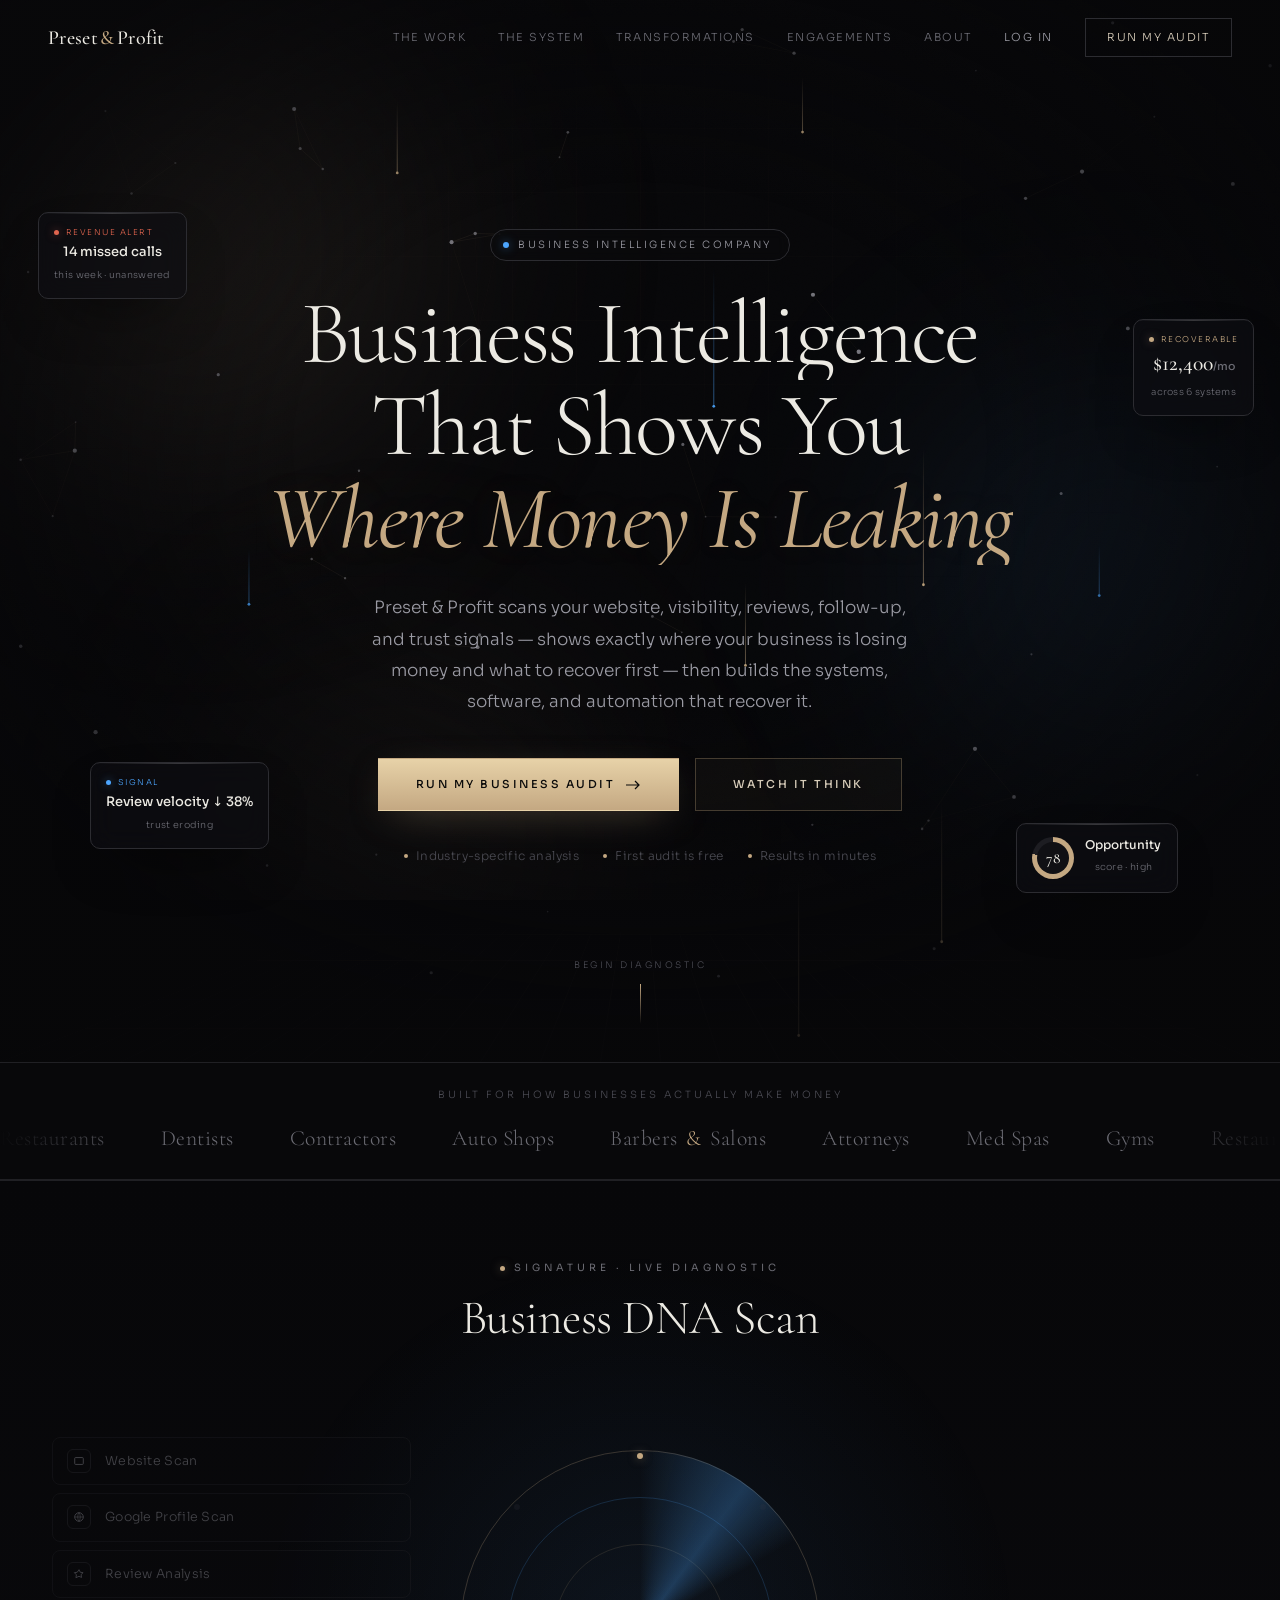
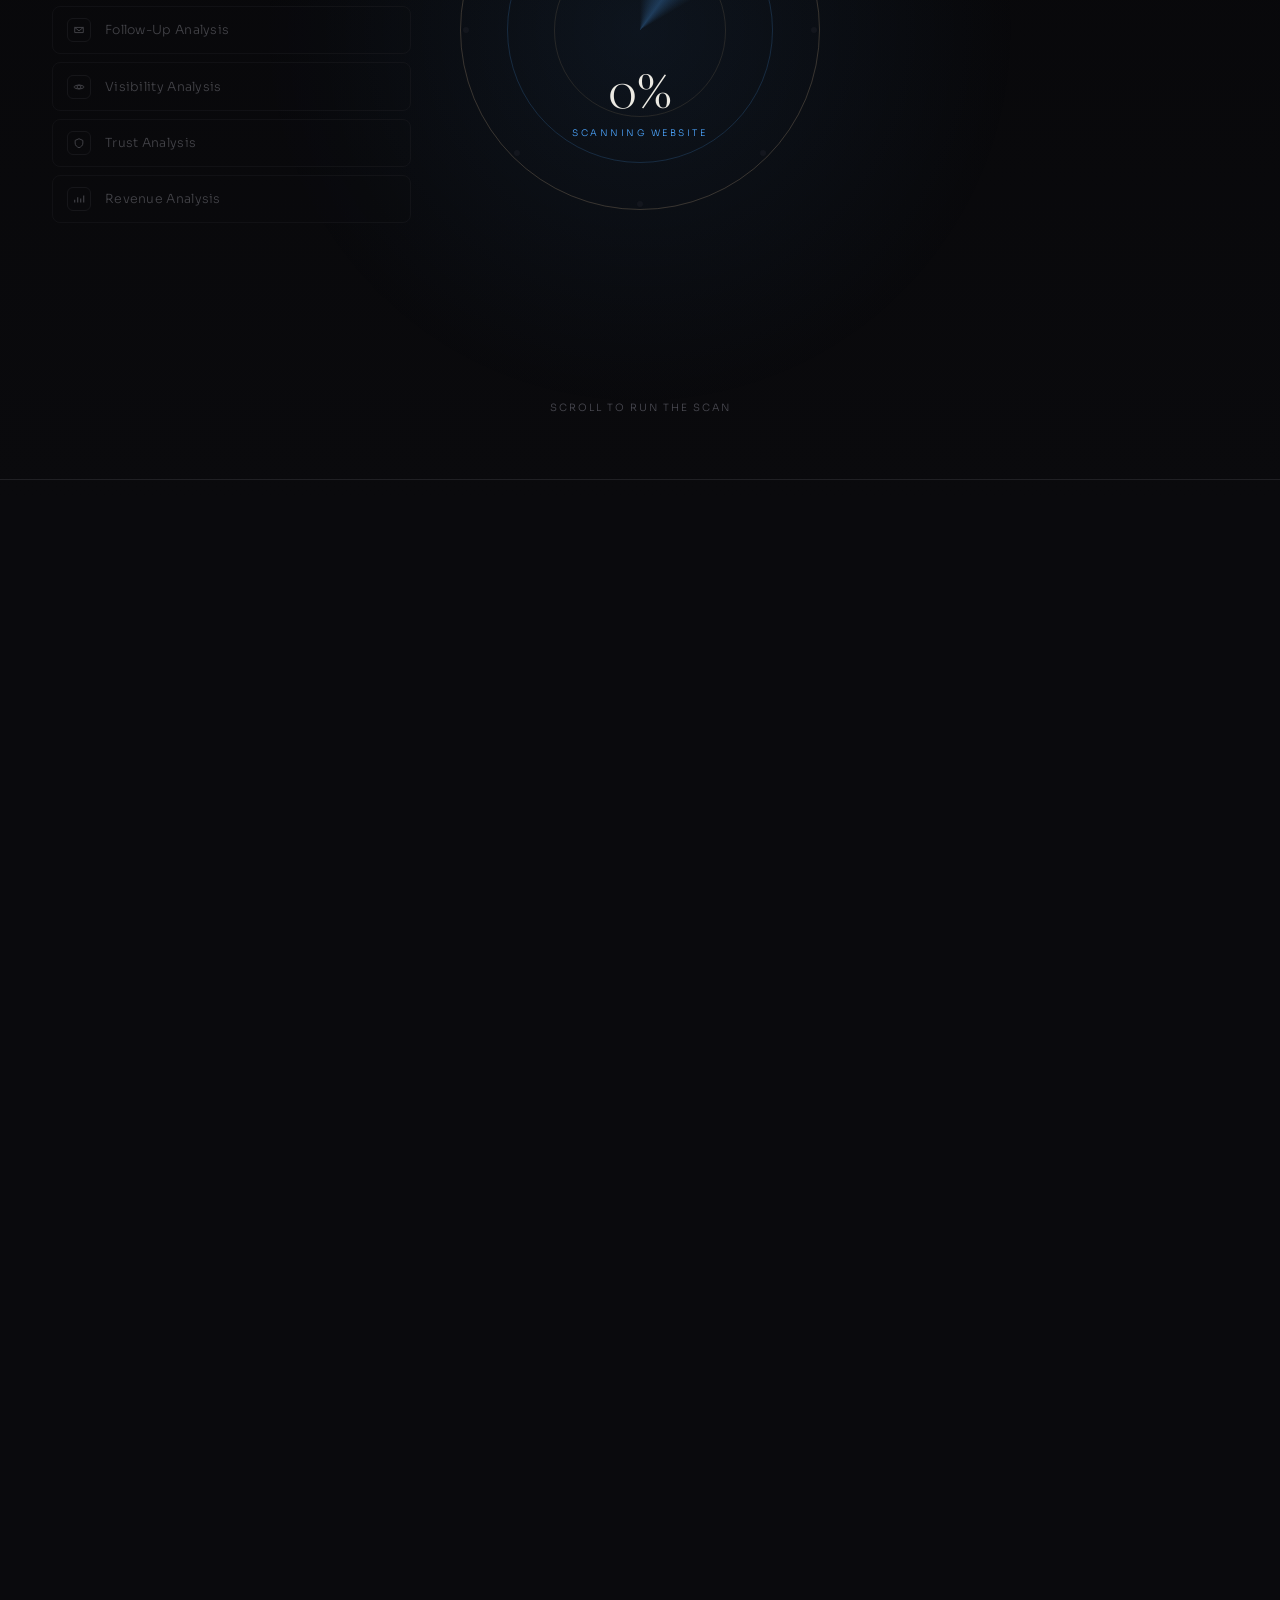
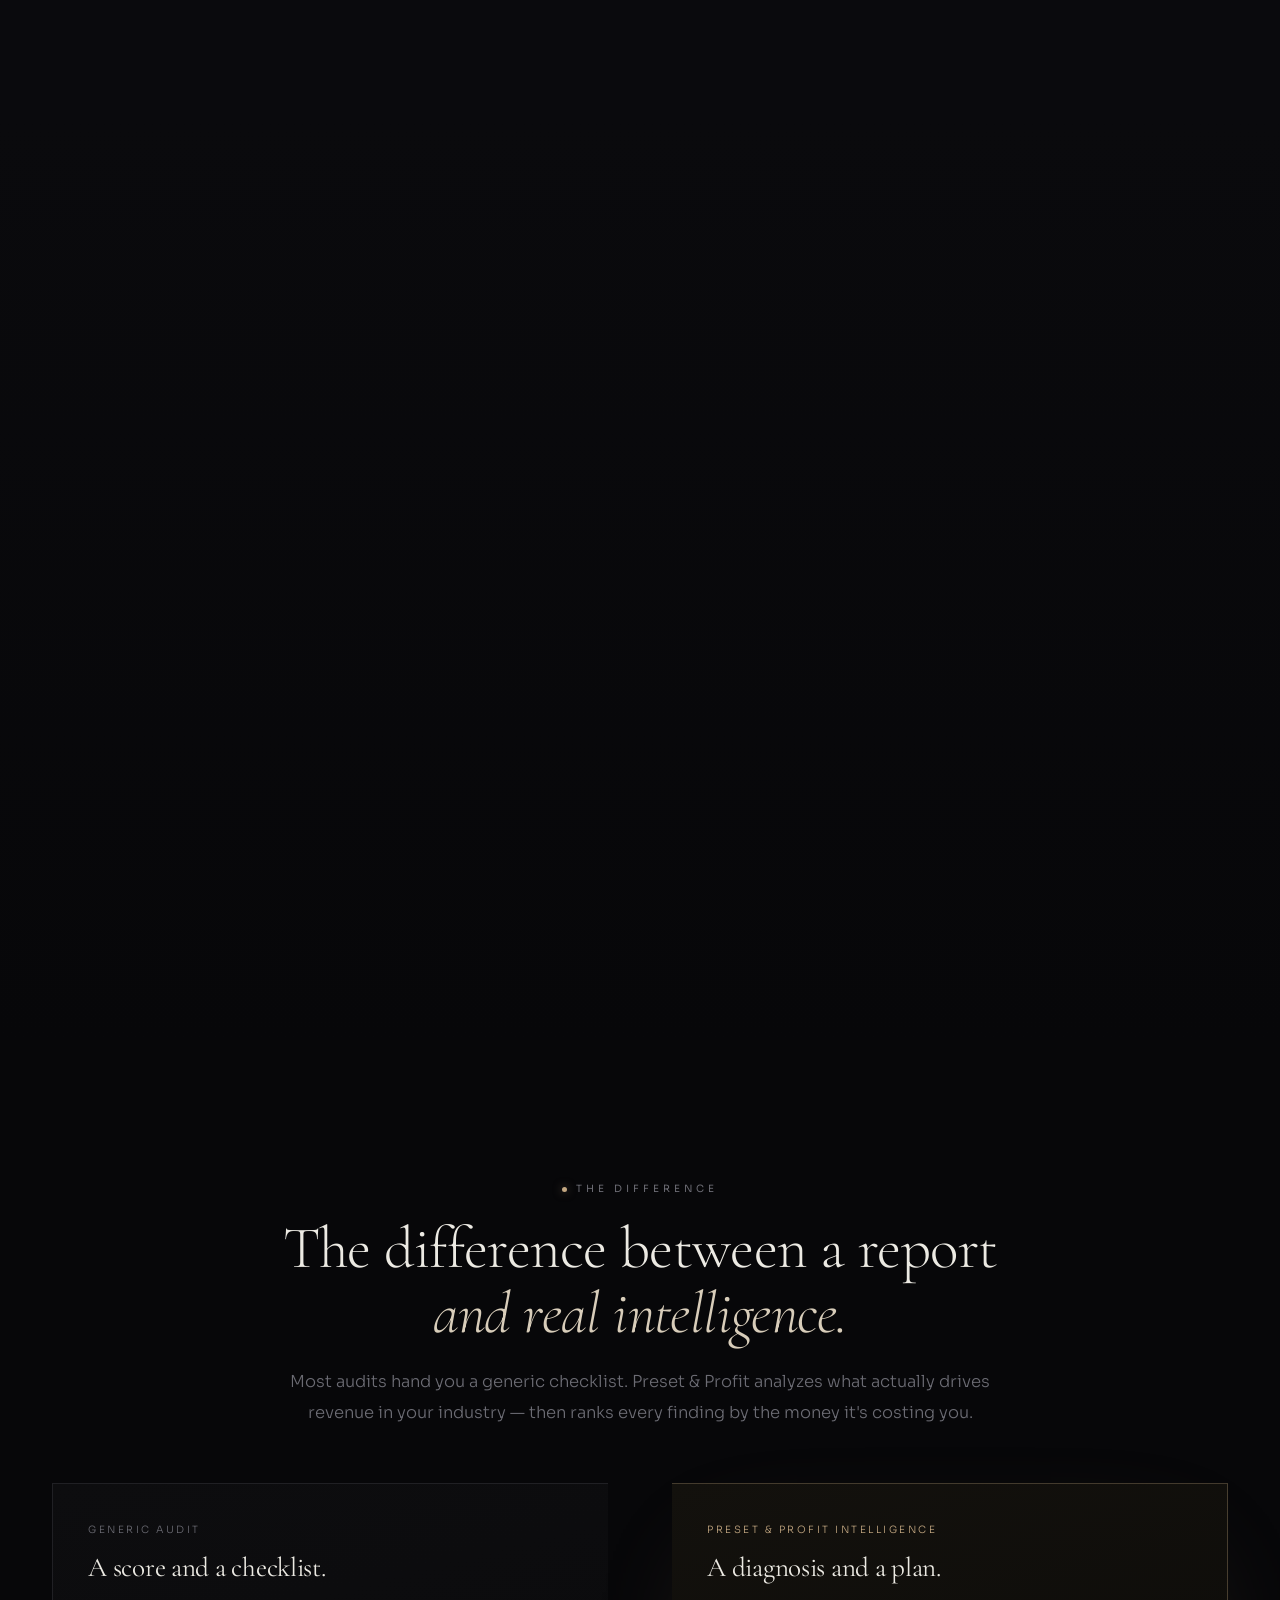
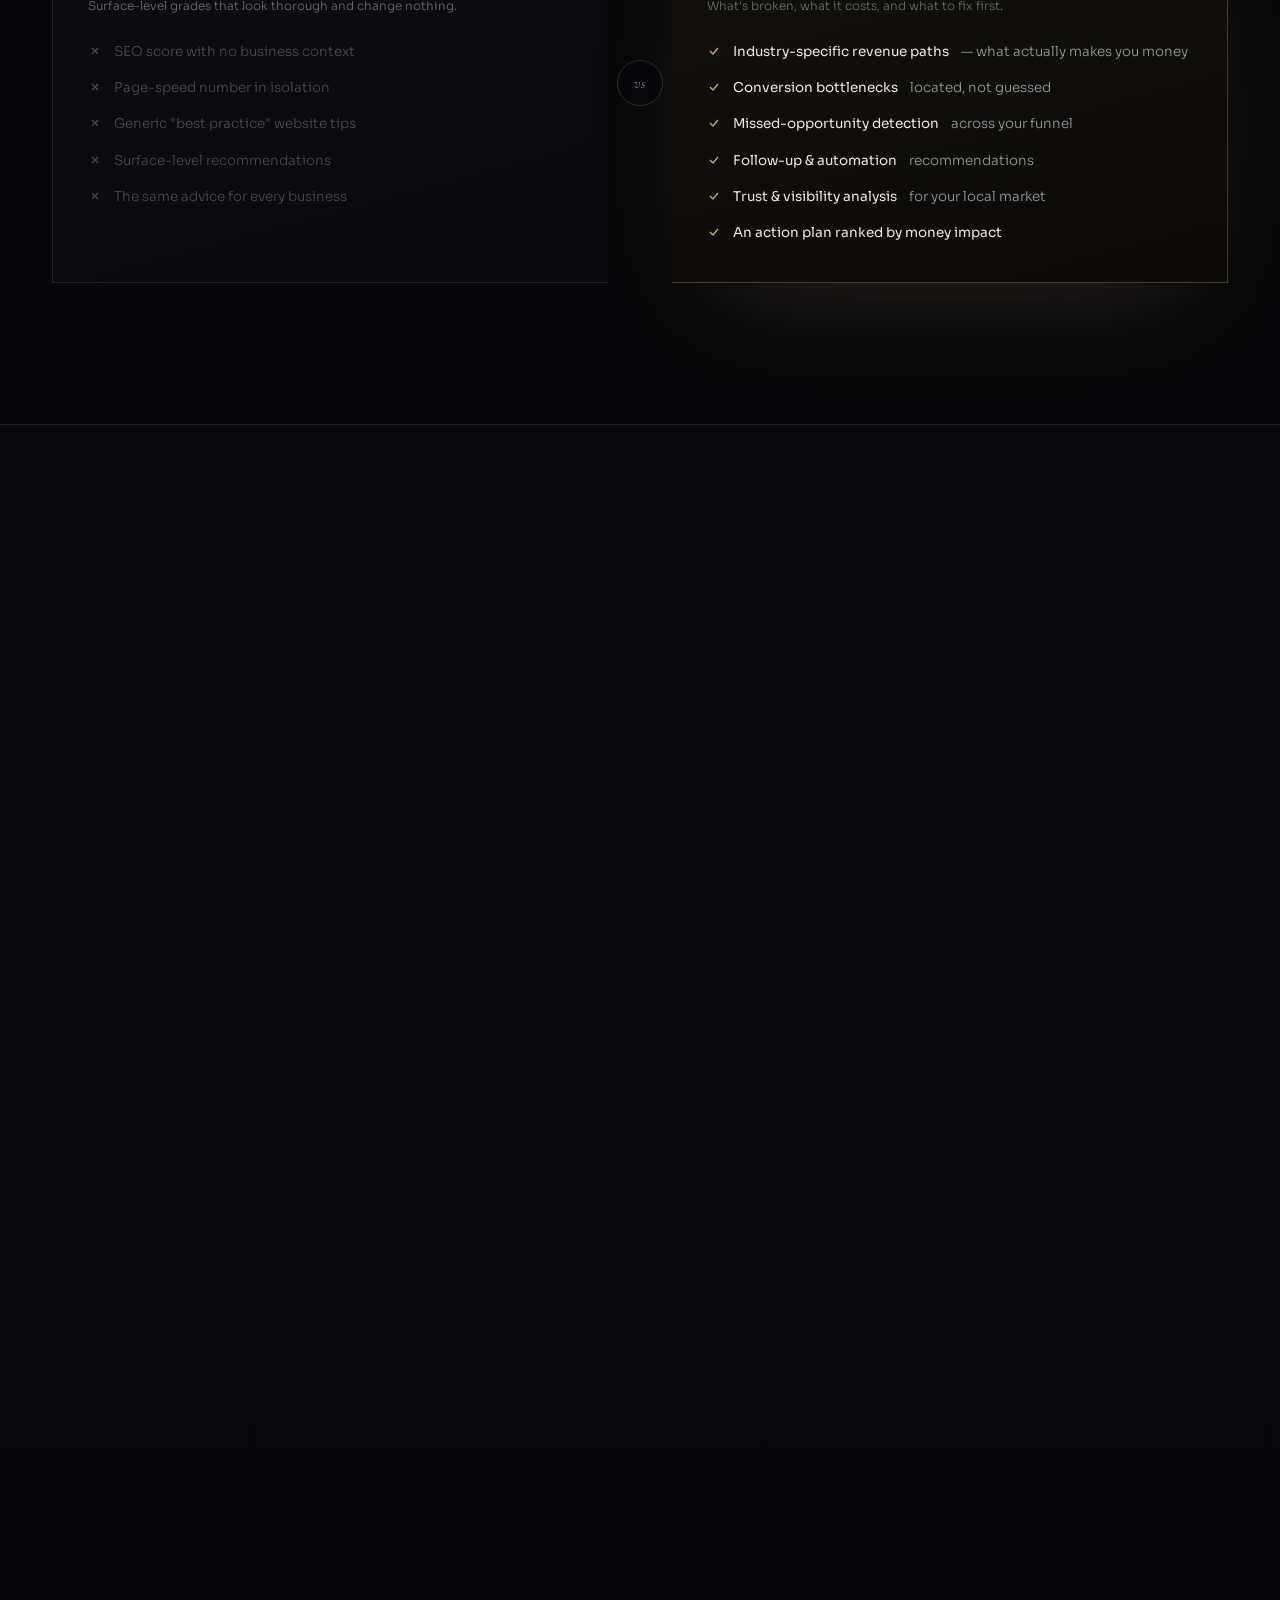
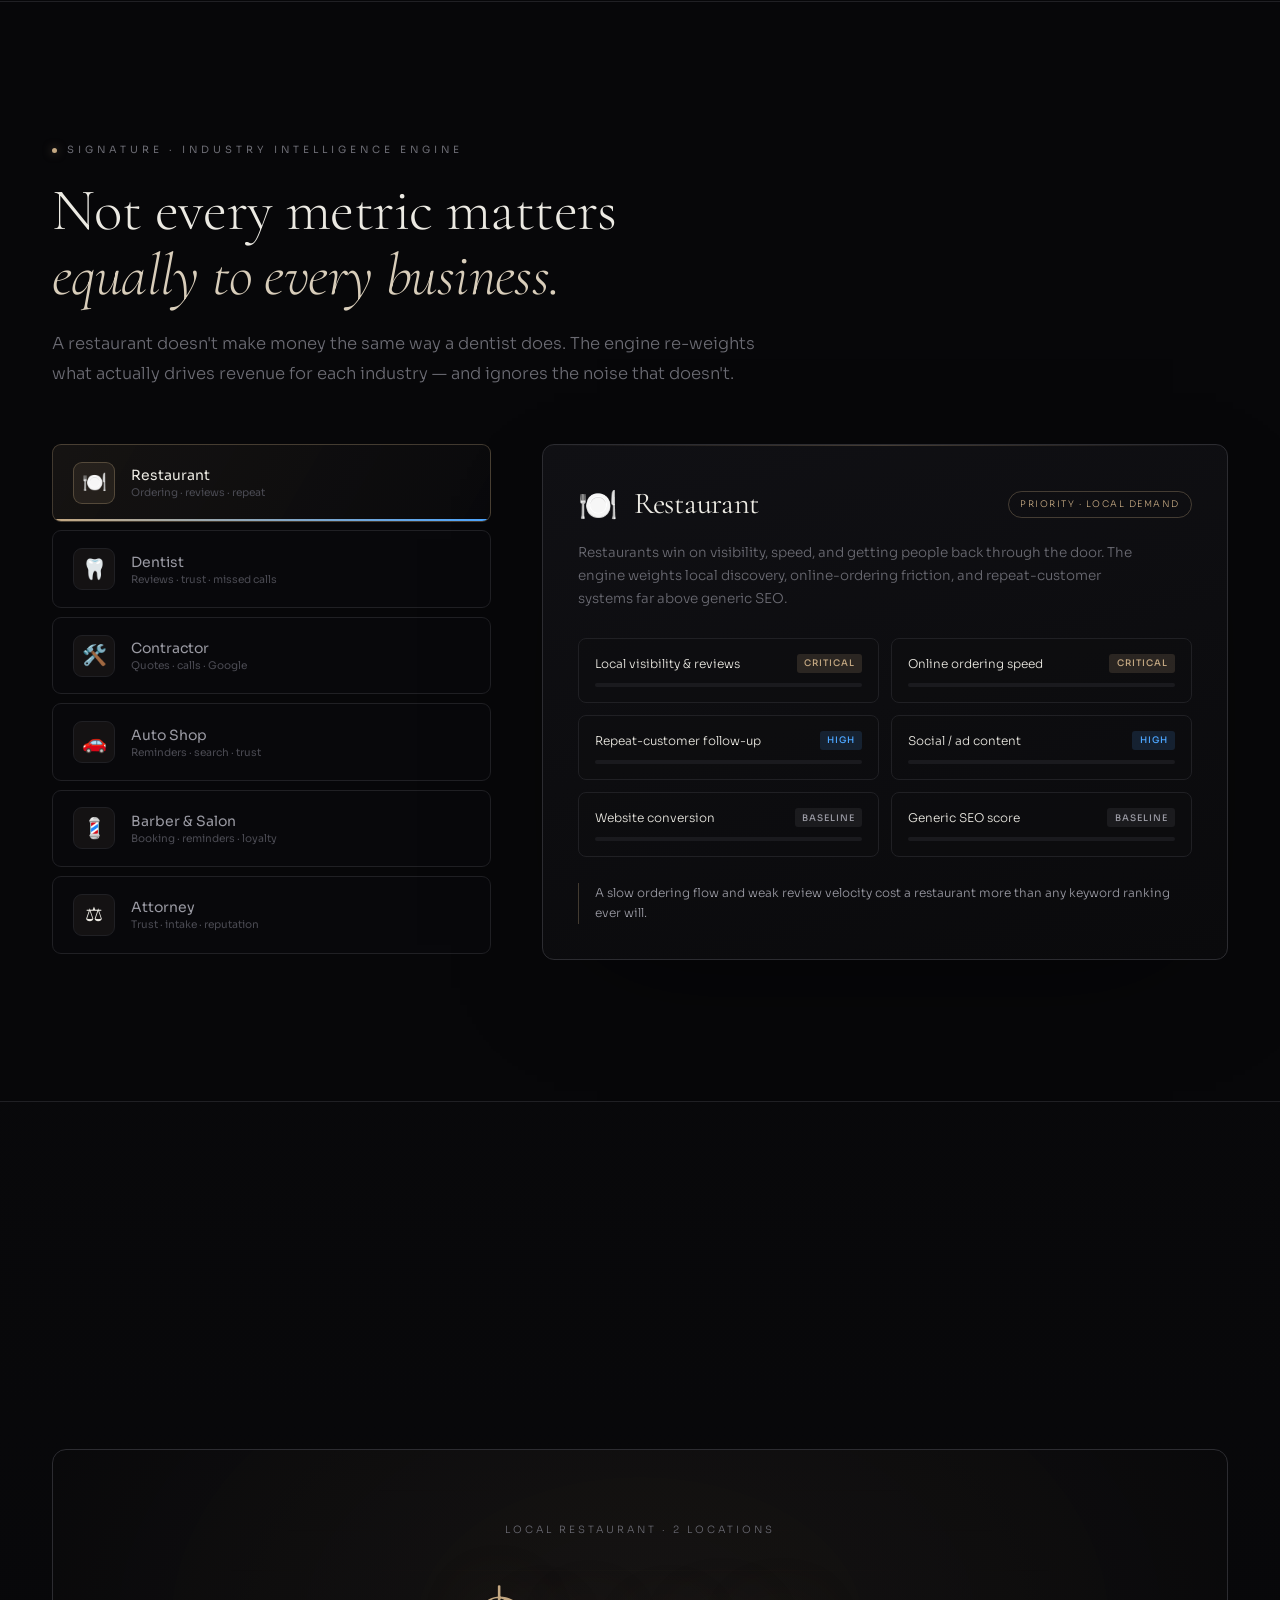
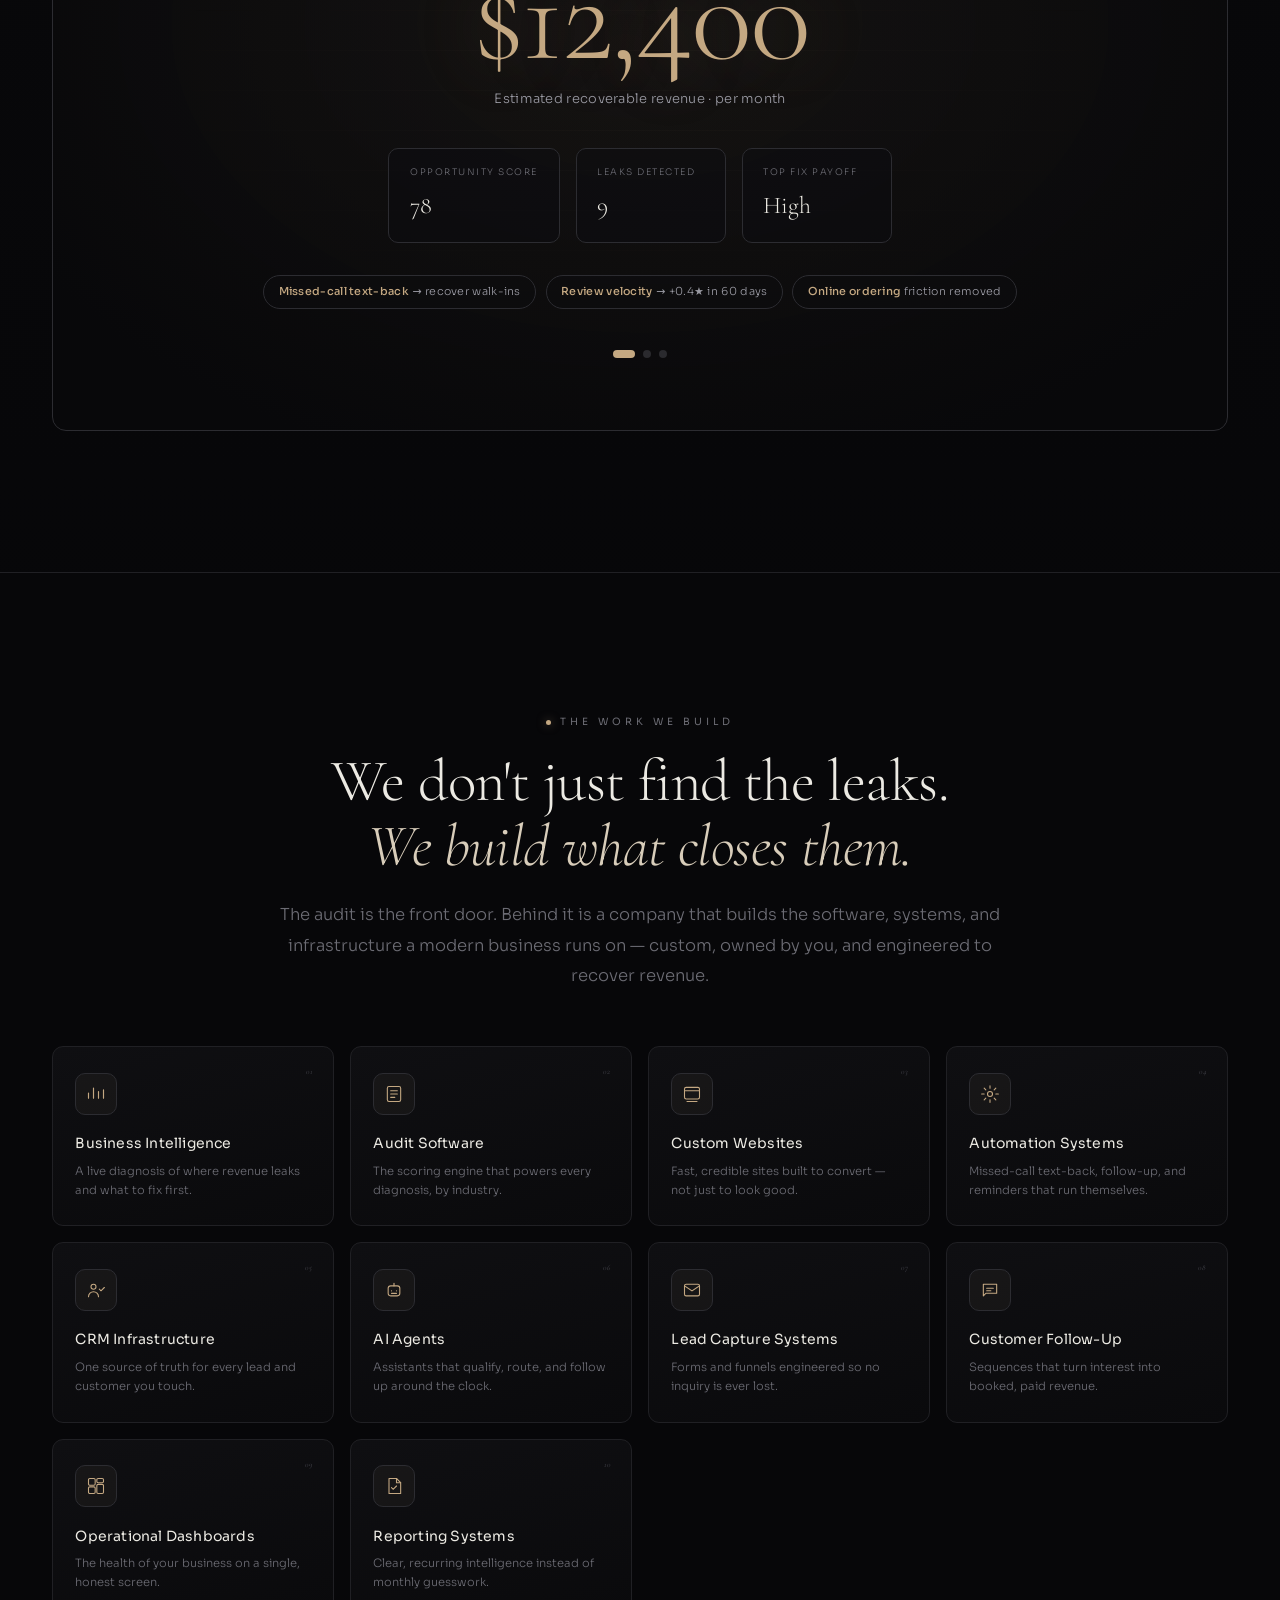
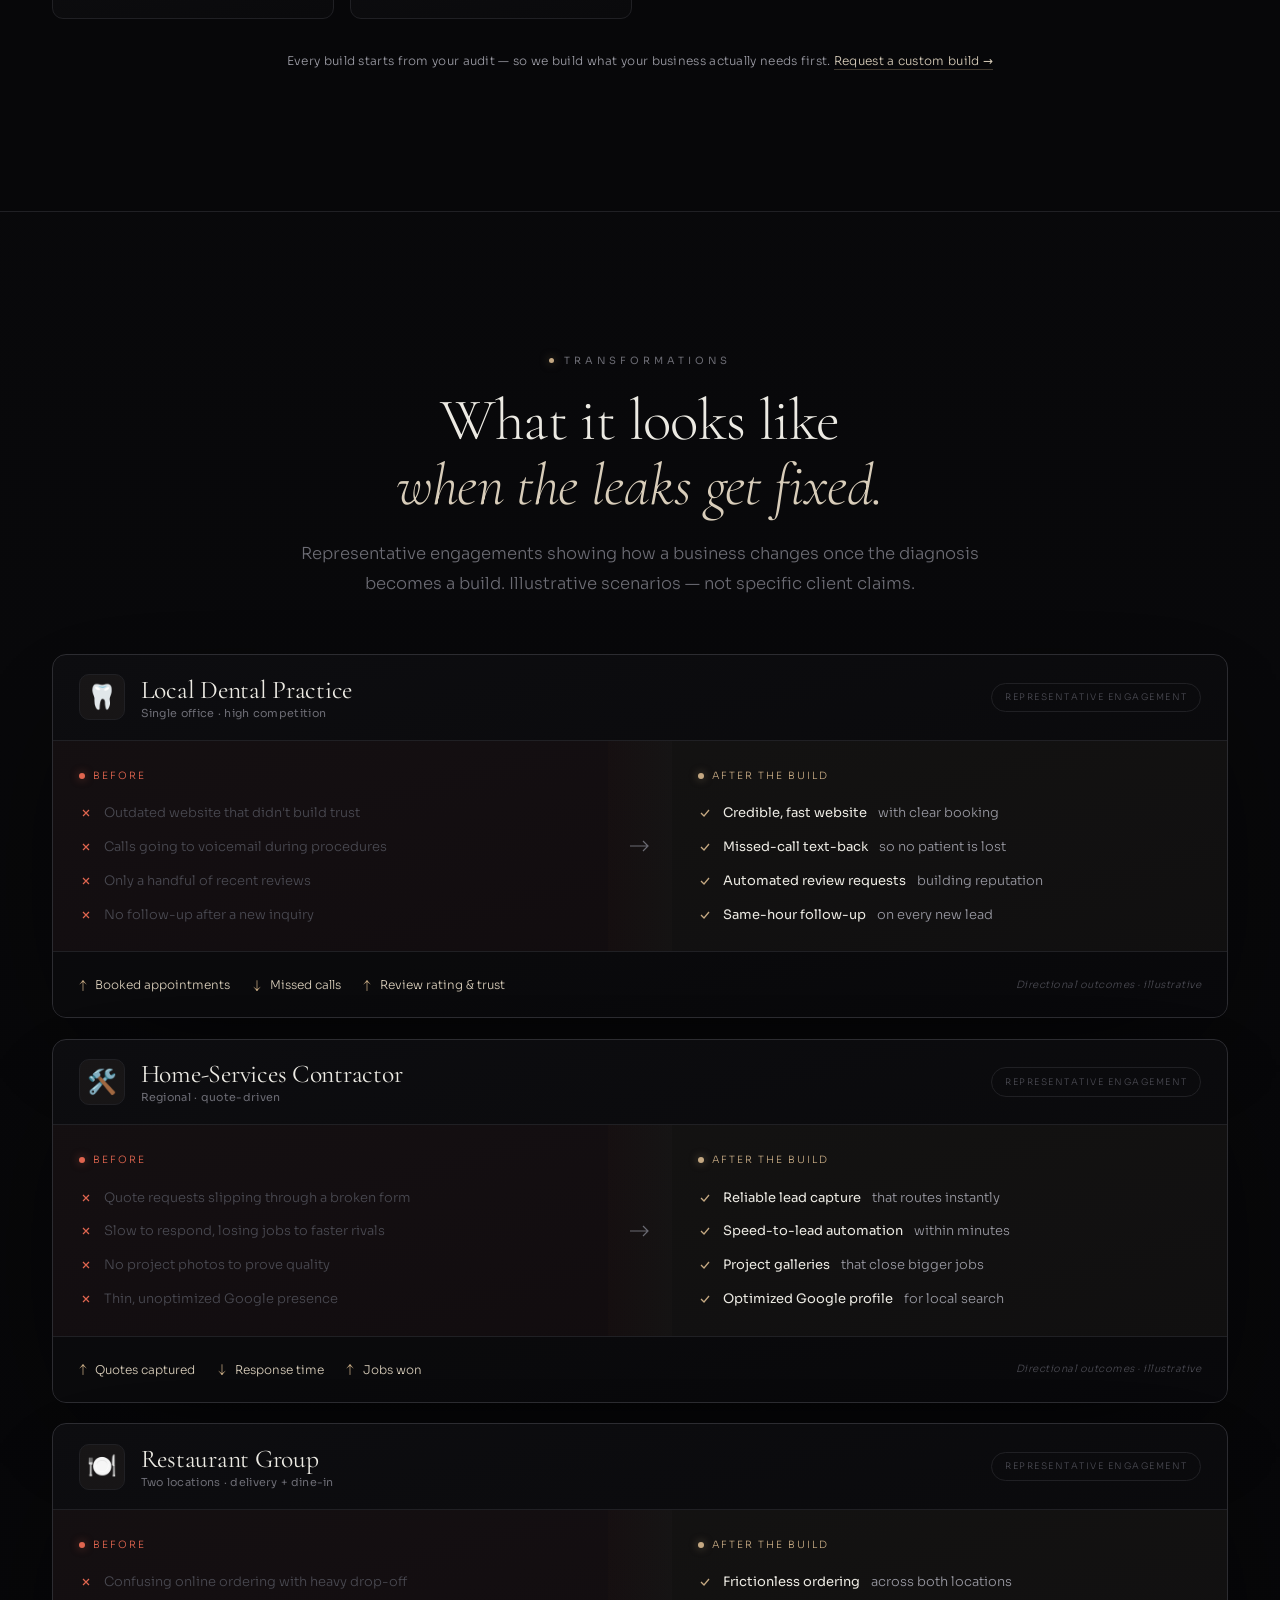
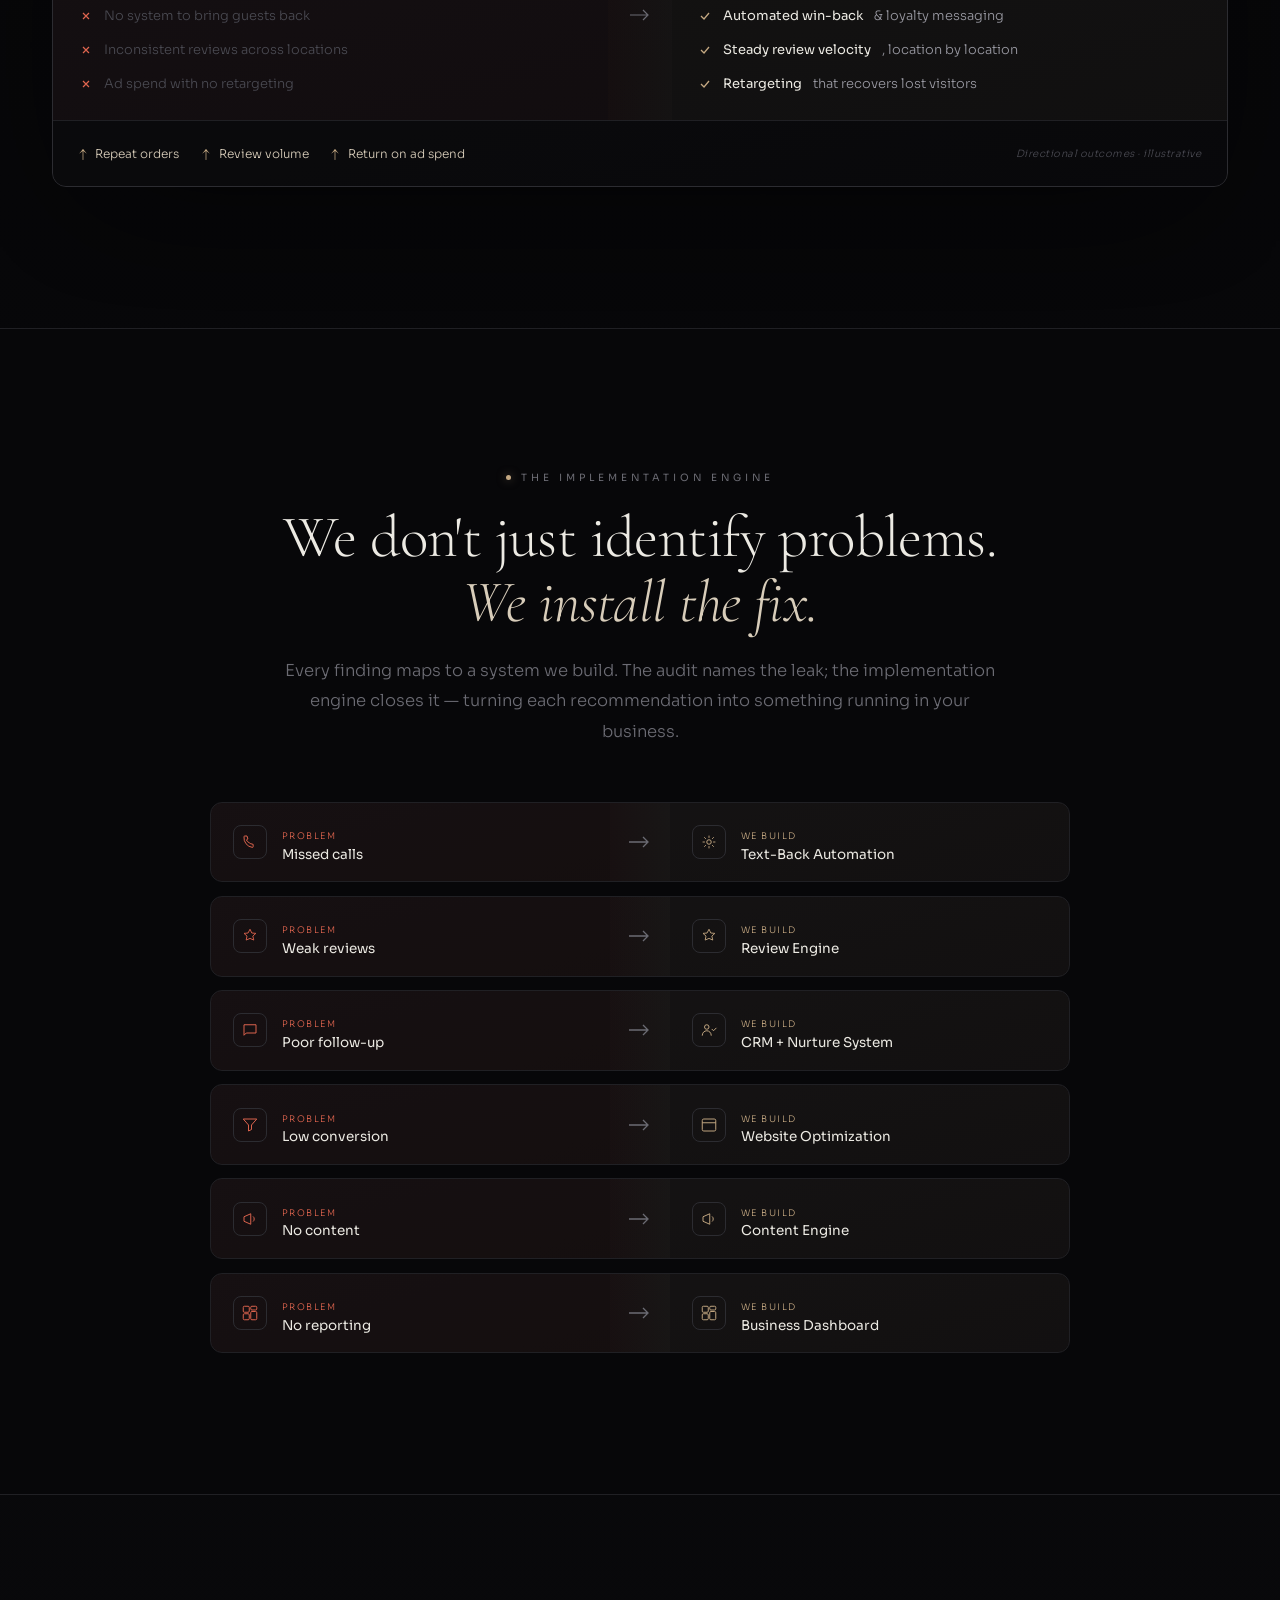
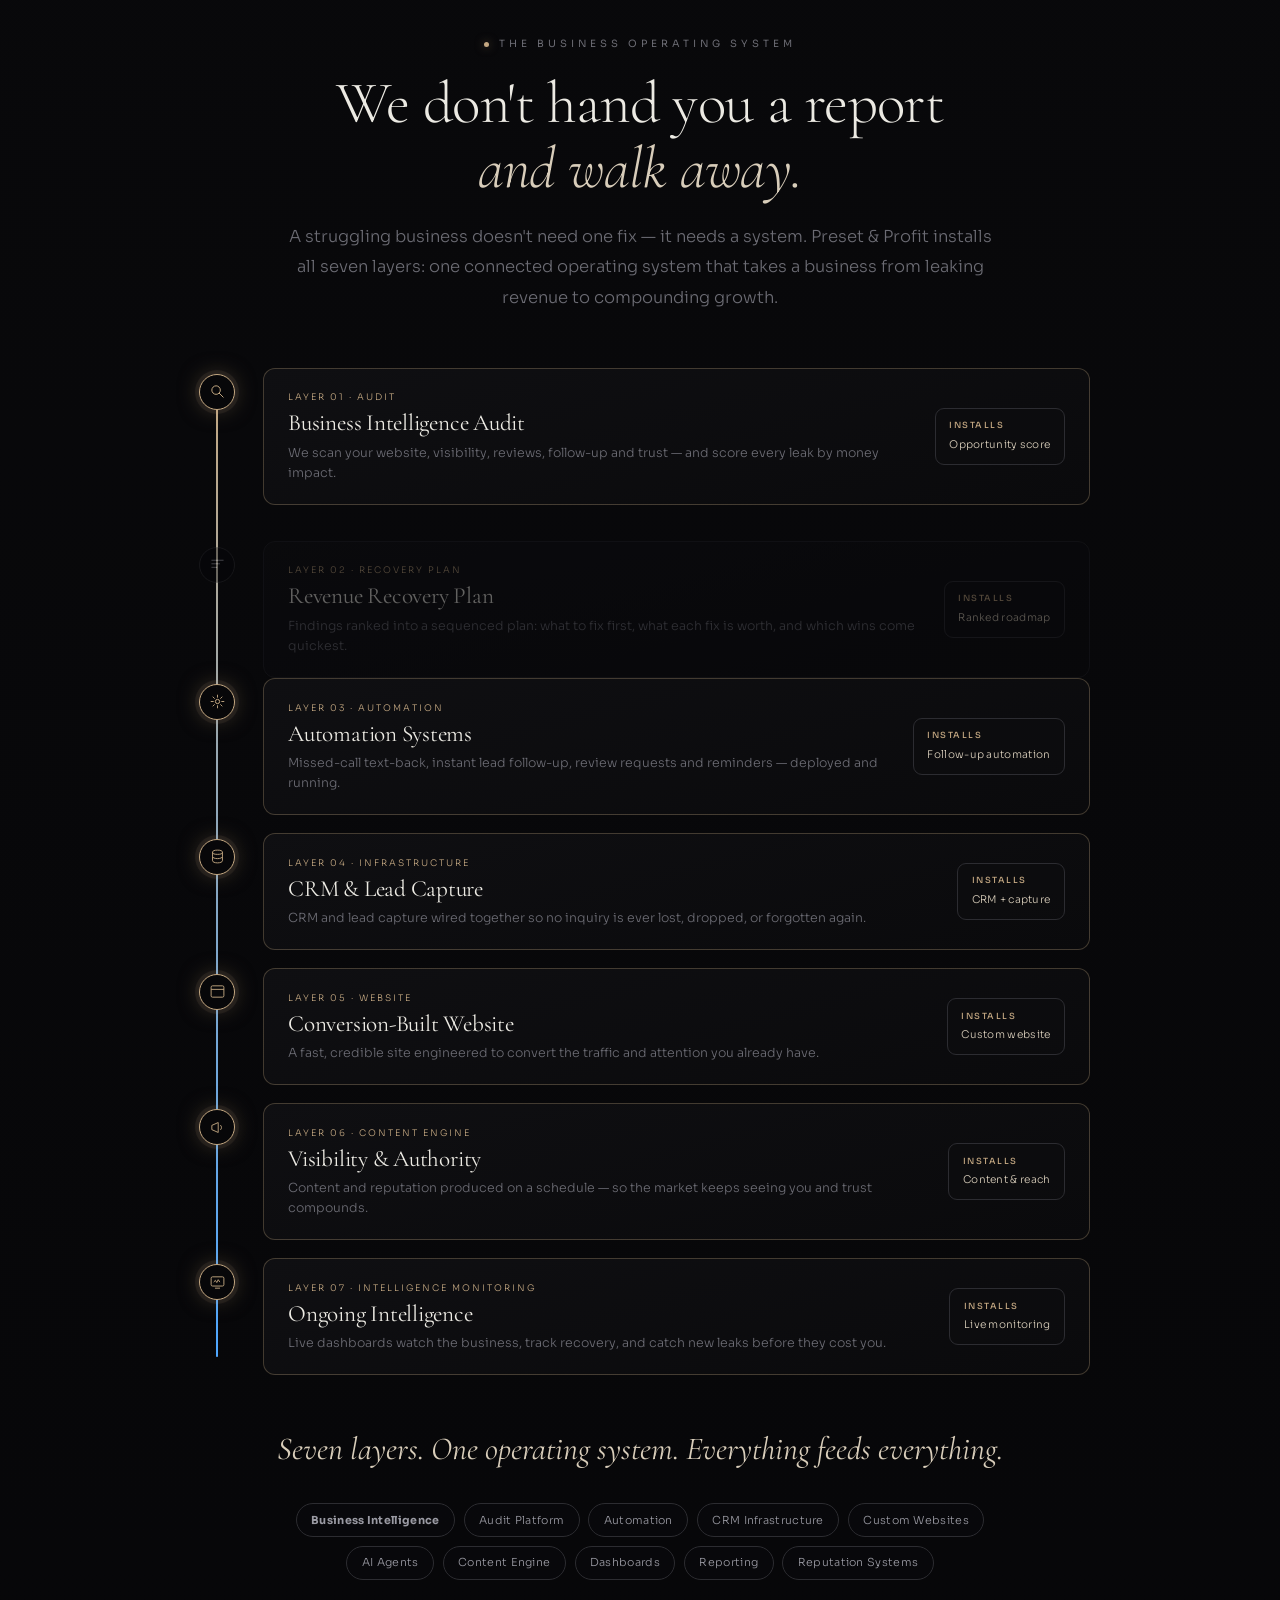
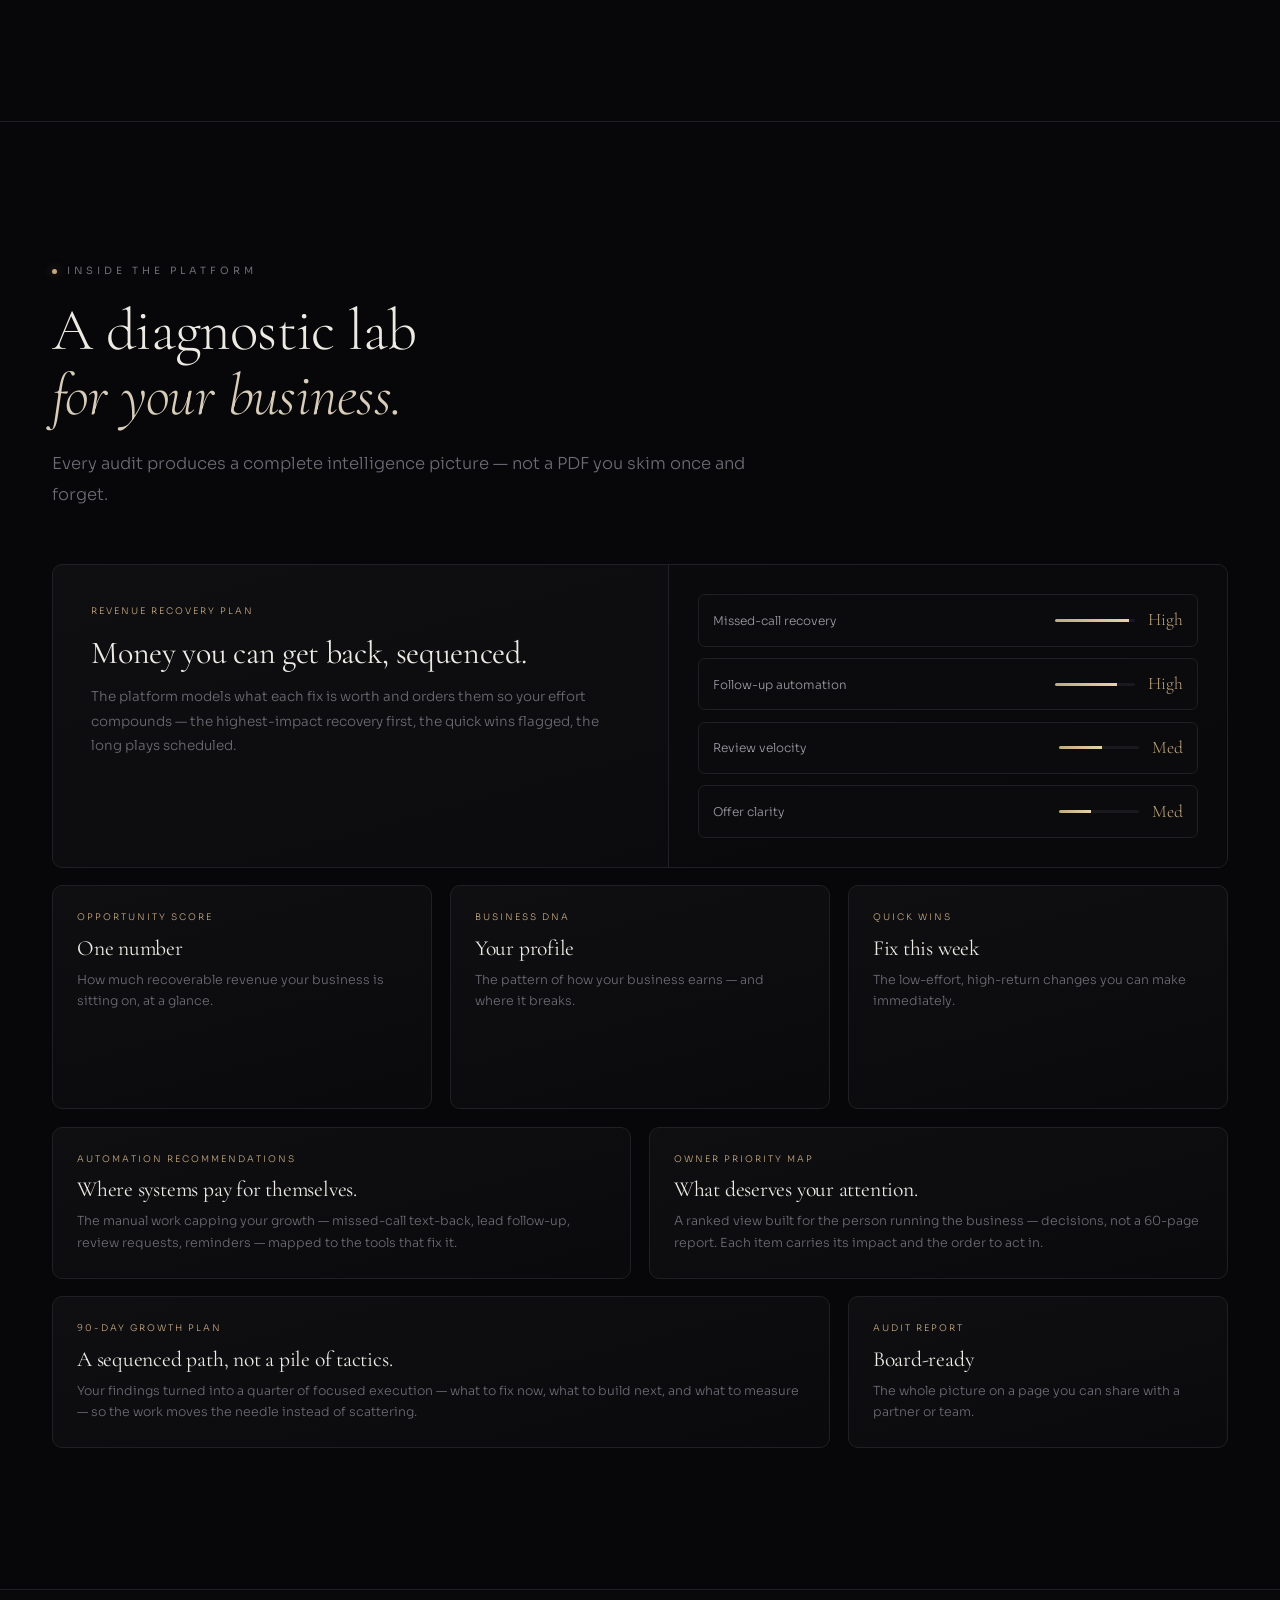
<file: index.html>
<!DOCTYPE html>
<html lang="en">
<head>
<meta charset="UTF-8" />
<meta name="viewport" content="width=device-width, initial-scale=1.0" />
<title>Preset &amp; Profit — Business Intelligence That Shows You Where Money Is Leaking</title>
<link rel="icon" href="assets/favicon.svg" type="image/svg+xml" />
<meta name="description" content="Preset & Profit is a business intelligence platform that scans your website, visibility, reviews, follow-up, and trust signals — then shows exactly where your business is losing money and what to recover first." />
<meta property="og:title" content="Preset & Profit — Business Intelligence That Shows You Where Money Is Leaking" />
<meta property="og:description" content="A diagnostic lab for your business. See where revenue is leaking, what it's costing you, and what to fix first." />
<meta property="og:type" content="website" />
<meta name="theme-color" content="#070709" />
<link rel="preconnect" href="https://fonts.googleapis.com" />
<link rel="preconnect" href="https://fonts.gstatic.com" crossorigin />
<link href="https://fonts.googleapis.com/css2?family=Cormorant+Garamond:ital,wght@0,300;0,400;0,500;0,600;1,300;1,400&family=Sora:wght@200;300;400;500;600;700&display=swap" rel="stylesheet" />
<style>
/* ══════════════════════════════  DESIGN SYSTEM  ══════════════════════════════ */
:root{
  --black:#070709; --charcoal:#0c0c0e; --graphite:#141417; --graphite2:#1c1c20;
  --line:#202024; --line2:#2c2c31; --line3:#3a3a41;
  --chrome:#6b6b73; --silver:#9a9aa3; --mute:#4a4a52;
  --warm-white:#ECEAE3; --cream:#D8CDBA;
  --gold:#C4A882; --gold-bright:#E7D2A8; --gold-soft:rgba(196,168,130,.10); --gold-line:rgba(196,168,130,.30); --gold-glow:rgba(196,168,130,.5);
  --scan:#4DA6FF; --scan-soft:rgba(77,166,255,.12); --scan-line:rgba(77,166,255,.32); --scan-glow:rgba(77,166,255,.55);
  --green:#5FBF8F; --amber:#E0A04E; --red:#E0654F; --red-glow:rgba(224,101,79,.5);
  --serif:'Cormorant Garamond',Georgia,serif;
  --sans:'Sora',system-ui,-apple-system,sans-serif;
  --maxw:1240px;
  --ease:cubic-bezier(.16,1,.3,1);
  --spring:cubic-bezier(.34,1.56,.64,1);
}
*,*::before,*::after{box-sizing:border-box;margin:0;padding:0}
html{scroll-behavior:smooth;-webkit-text-size-adjust:100%}
body{background:var(--black);color:var(--warm-white);font-family:var(--sans);font-weight:300;line-height:1.6;overflow-x:hidden;-webkit-font-smoothing:antialiased;position:relative}
::selection{background:var(--gold);color:#000}
::-webkit-scrollbar{width:4px}::-webkit-scrollbar-track{background:#000}::-webkit-scrollbar-thumb{background:#2a2a2e}
a{color:inherit;text-decoration:none}
img{max-width:100%;display:block}
button{font-family:inherit;color:inherit}

/* ── living environment (fixed) ── */
.env{position:fixed;inset:0;z-index:0;pointer-events:none;overflow:hidden}
.env .glow{position:absolute;border-radius:50%;filter:blur(100px);will-change:transform,opacity;animation:breathe 14s ease-in-out infinite}
.env .g1{width:62vw;height:62vw;left:-16vw;top:-12vw;background:radial-gradient(circle,rgba(196,168,130,.14),transparent 64%)}
.env .g2{width:54vw;height:54vw;right:-14vw;top:26vh;background:radial-gradient(circle,rgba(77,166,255,.11),transparent 64%);animation-delay:-5s}
.env .g3{width:50vw;height:50vw;left:6vw;bottom:-20vw;background:radial-gradient(circle,rgba(196,168,130,.09),transparent 64%);animation-delay:-9s}
@keyframes breathe{0%,100%{opacity:.5;transform:scale(1)}50%{opacity:.85;transform:scale(1.12)}}
.env .mesh{position:absolute;inset:0;opacity:.5;background-image:linear-gradient(rgba(196,168,130,.045) 1px,transparent 1px),linear-gradient(90deg,rgba(196,168,130,.045) 1px,transparent 1px);background-size:64px 64px;-webkit-mask:radial-gradient(ellipse 80% 60% at 50% 30%,#000,transparent 75%);mask:radial-gradient(ellipse 80% 60% at 50% 30%,#000,transparent 75%)}
.grain{position:fixed;inset:0;z-index:1;pointer-events:none;opacity:.035;mix-blend-mode:overlay;background-image:url("data:image/svg+xml,%3Csvg xmlns='http://www.w3.org/2000/svg' width='120' height='120'%3E%3Cfilter id='n'%3E%3CfeTurbulence type='fractalNoise' baseFrequency='.9' numOctaves='2'/%3E%3C/filter%3E%3Crect width='100%25' height='100%25' filter='url(%23n)'/%3E%3C/svg%3E")}

/* ── layout ── */
.wrap{max-width:var(--maxw);margin:0 auto;padding:0 2rem;position:relative;z-index:2}
.eyebrow{font-size:10px;letter-spacing:4px;color:var(--chrome);text-transform:uppercase;font-weight:400}
.eyebrow .pip{display:inline-block;width:5px;height:5px;border-radius:50%;background:var(--gold);margin-right:.6rem;vertical-align:middle;box-shadow:0 0 10px var(--gold-glow)}
.serif{font-family:var(--serif)}
em.cream{color:var(--cream);font-style:italic;font-weight:300}
em.gold{color:var(--gold);font-style:italic;font-weight:400;text-shadow:0 0 38px var(--gold-soft)}
h1,h2,h3{font-weight:300;letter-spacing:-.01em}
.h2{font-family:var(--serif);font-size:clamp(2.1rem,4.8vw,3.7rem);line-height:1.1;color:var(--warm-white)}
.lead{font-size:clamp(14px,1.55vw,16.5px);line-height:1.85;color:var(--chrome)}
section{position:relative;z-index:2}
.section-pad{padding:clamp(5rem,11vw,9.5rem) 0}
.divider-top{border-top:1px solid var(--line)}
.tint{background:linear-gradient(180deg,rgba(10,10,12,.55),rgba(7,7,9,.55))}

/* reveal */
.reveal{opacity:0;transform:translateY(34px);transition:opacity 1s var(--ease),transform 1s var(--ease)}
.reveal.in{opacity:1;transform:none}
.r-blur{filter:blur(7px)}.r-blur.in{filter:none}
.d1{transition-delay:.07s}.d2{transition-delay:.14s}.d3{transition-delay:.21s}.d4{transition-delay:.28s}.d5{transition-delay:.35s}.d6{transition-delay:.42s}.d7{transition-delay:.49s}.d8{transition-delay:.56s}

/* buttons */
.btn{position:relative;overflow:hidden;display:inline-flex;align-items:center;gap:.7rem;font-family:var(--sans);font-size:11px;letter-spacing:2.5px;text-transform:uppercase;font-weight:500;cursor:pointer;transition:transform .4s var(--ease),box-shadow .4s var(--ease),background .35s,border-color .35s,color .35s;border:1px solid transparent;will-change:transform}
.btn-primary{background:linear-gradient(180deg,var(--gold-bright),var(--gold));color:#0a0a0a;padding:1.05rem 2.3rem;box-shadow:0 10px 40px -16px var(--gold-glow)}
.btn-primary:hover{box-shadow:0 18px 60px -14px var(--gold-glow);transform:translateY(-2px)}
.btn-ghost{background:rgba(196,168,130,.04);border-color:var(--gold-line);color:var(--cream);padding:1.05rem 2.3rem}
.btn-ghost:hover{background:var(--gold-soft);border-color:var(--gold);transform:translateY(-2px)}
.btn svg{transition:transform .4s var(--ease)}
.btn:hover svg{transform:translateX(5px)}
.btn-primary::after{content:"";position:absolute;inset:0;background:linear-gradient(110deg,transparent 30%,rgba(255,255,255,.55) 50%,transparent 70%);transform:translateX(-130%);transition:transform .9s var(--ease);pointer-events:none}
.btn-primary:hover::after{transform:translateX(130%)}

/* nav */
nav{position:fixed;top:0;left:0;right:0;z-index:100;display:flex;justify-content:space-between;align-items:center;padding:1.15rem clamp(1.25rem,4vw,3rem);transition:background .5s var(--ease),border-color .5s,padding .5s var(--ease);border-bottom:1px solid transparent}
nav.scrolled{background:rgba(7,7,9,.78);backdrop-filter:blur(16px);-webkit-backdrop-filter:blur(16px);border-bottom:1px solid var(--line);padding-top:.85rem;padding-bottom:.85rem}
.brand{font-family:var(--serif);font-size:1.25rem;letter-spacing:.3px;color:var(--warm-white);font-weight:500;display:flex;align-items:center}
.brand b{color:var(--gold);font-weight:500;margin:0 .12em}
.nav-links{display:flex;gap:2rem;align-items:center}
.nav-links a{font-size:11px;letter-spacing:1.5px;color:var(--chrome);text-transform:uppercase;transition:color .3s}
.nav-links a.t:hover{color:var(--warm-white)}
.nav-login{color:var(--silver)!important}
.nav-cta{border:1px solid var(--line2);padding:.6rem 1.35rem;color:var(--cream)!important;font-size:10px;letter-spacing:2px;text-transform:uppercase;transition:all .35s}
.nav-cta:hover{border-color:var(--gold);color:var(--gold)!important;box-shadow:0 0 24px -8px var(--gold-glow)}
.nav-toggle{display:none;background:none;border:none;color:var(--warm-white);cursor:pointer;font-size:1.4rem;line-height:1}

/* ════════════════  HERO · INTELLIGENCE CHAMBER  ════════════════ */
#hero{min-height:118vh;display:flex;align-items:center;justify-content:center;text-align:center;overflow:hidden;padding:8rem 1.5rem 6rem;perspective:1400px}
#chamberCanvas{position:absolute;inset:0;width:100%;height:100%;z-index:0}
.chamber-floor{position:absolute;left:0;right:0;bottom:0;height:46vh;z-index:0;pointer-events:none;
  background-image:linear-gradient(rgba(196,168,130,.10) 1px,transparent 1px),linear-gradient(90deg,rgba(196,168,130,.07) 1px,transparent 1px);
  background-size:60px 60px;transform:perspective(420px) rotateX(68deg);transform-origin:bottom center;
  -webkit-mask:linear-gradient(transparent,#000 60%);mask:linear-gradient(transparent,#000 60%);opacity:.7}
.chamber-vignette{position:absolute;inset:0;z-index:1;pointer-events:none;background:radial-gradient(ellipse 60% 55% at 50% 42%,transparent 45%,rgba(7,7,9,.82) 100%)}
.hero-inner{position:relative;z-index:5;max-width:940px;transform-style:preserve-3d}
.hero-tag{display:inline-flex;align-items:center;gap:.6rem;border:1px solid var(--line2);border-radius:100px;padding:.45rem 1.05rem .45rem .7rem;font-size:10px;letter-spacing:2.5px;text-transform:uppercase;color:var(--silver);background:rgba(12,12,14,.45);backdrop-filter:blur(6px)}
.hero-tag i{width:6px;height:6px;border-radius:50%;background:var(--scan);box-shadow:0 0 10px var(--scan-glow);animation:pulse 2.4s infinite}
#hero h1{font-family:var(--serif);font-size:clamp(2.6rem,7vw,5.6rem);line-height:1.03;letter-spacing:-.02em;margin:1.7rem 0 0}
#hero h1 .line{display:block;overflow:hidden}
#hero h1 .w{display:inline-block;opacity:0;transform:translateY(110%) rotate(3deg);animation:wordup .95s var(--ease) forwards}
@keyframes wordup{to{opacity:1;transform:none}}
.hero-sub{font-size:clamp(14px,1.6vw,17px);color:var(--silver);max-width:560px;margin:1.7rem auto 0;line-height:1.85;font-weight:300;opacity:0;animation:fadein 1s var(--ease) 1.1s forwards}
.hero-ctas{display:flex;gap:1rem;justify-content:center;flex-wrap:wrap;margin-top:2.5rem;opacity:0;animation:fadein 1s var(--ease) 1.35s forwards}
.hero-trust{margin-top:2.2rem;font-size:12px;color:var(--mute);letter-spacing:.4px;display:flex;gap:1.5rem;justify-content:center;flex-wrap:wrap;opacity:0;animation:fadein 1s var(--ease) 1.55s forwards}
.hero-trust span{display:inline-flex;align-items:center;gap:.5rem}
.dot{width:4px;height:4px;border-radius:50%;background:var(--gold)}
@keyframes fadein{to{opacity:1}}
@keyframes pulse{0%,100%{opacity:1}50%{opacity:.25}}

/* floating glass intelligence panels */
.float-layer{position:absolute;inset:0;z-index:3;pointer-events:none}
.gpanel{position:absolute;background:rgba(16,16,20,.55);border:1px solid var(--line2);border-radius:10px;padding:.8rem .95rem;backdrop-filter:blur(12px);-webkit-backdrop-filter:blur(12px);box-shadow:0 24px 60px -28px rgba(0,0,0,.85);opacity:0;will-change:transform;animation:panelin 1.1s var(--ease) forwards}
.gpanel::before{content:"";position:absolute;top:0;left:0;right:0;height:1px;background:linear-gradient(90deg,transparent,rgba(255,255,255,.18),transparent)}
@keyframes panelin{from{opacity:0;transform:translateY(20px) scale(.96)}to{opacity:1}}
.gpanel .gp-k{font-size:8px;letter-spacing:1.5px;text-transform:uppercase;margin-bottom:.35rem;display:flex;align-items:center;gap:.4rem}
.gpanel .gp-k i{width:5px;height:5px;border-radius:50%}
.gpanel b{font-size:13px;color:var(--warm-white);font-weight:500;display:block;line-height:1.2}
.gpanel small{font-size:9.5px;color:var(--chrome);letter-spacing:.3px}
.gp-alert{top:20%;left:3%;animation-delay:1.7s}.gp-alert .gp-k{color:var(--red)}.gp-alert .gp-k i{background:var(--red);box-shadow:0 0 8px var(--red-glow)}
.gp-opp{top:30%;right:2%;animation-delay:1.95s}.gp-opp .gp-k{color:var(--gold)}.gp-opp .gp-k i{background:var(--gold);box-shadow:0 0 8px var(--gold-glow)}
.gp-opp b{font-family:var(--serif);font-size:1.35rem}
.gp-sig{bottom:20%;left:7%;animation-delay:2.2s}.gp-sig .gp-k{color:var(--scan)}.gp-sig .gp-k i{background:var(--scan);box-shadow:0 0 8px var(--scan-glow)}
.gp-ring{bottom:16%;right:8%;animation-delay:2.05s;display:flex;align-items:center;gap:.7rem}
.gp-ring .r{width:42px;height:42px;border-radius:50%;display:grid;place-items:center;background:conic-gradient(var(--gold) 78%,#1d1d22 0)}
.gp-ring .r::before{content:"";position:absolute;width:32px;height:32px;border-radius:50%;background:#101014}
.gp-ring .r b{position:relative;font-family:var(--serif);font-size:.95rem}
.scrollcue{position:absolute;bottom:2.4rem;left:50%;transform:translateX(-50%);z-index:5;font-size:9px;letter-spacing:2.5px;text-transform:uppercase;color:var(--mute);display:flex;flex-direction:column;align-items:center;gap:.7rem;opacity:0;animation:fadein 1s 2.4s forwards}
.scrollcue .ln{width:1px;height:40px;background:linear-gradient(var(--gold),transparent);position:relative;overflow:hidden}
.scrollcue .ln::after{content:"";position:absolute;top:-40%;left:0;width:1px;height:40%;background:var(--gold);animation:cued 2.2s ease-in-out infinite}
@keyframes cued{0%{top:-40%}100%{top:100%}}

/* marquee */
.strip{border-top:1px solid var(--line);border-bottom:1px solid var(--line);background:rgba(10,10,12,.55);overflow:hidden;padding:1.5rem 0}
.strip-label{text-align:center;font-size:10px;letter-spacing:3px;color:var(--mute);text-transform:uppercase;margin-bottom:1.1rem}
.marquee{display:flex;gap:3.5rem;width:max-content;animation:scrollx 40s linear infinite}
.marquee span{font-family:var(--serif);font-size:1.35rem;color:var(--chrome);white-space:nowrap;letter-spacing:.5px}
.marquee span i{color:var(--gold);font-style:normal;margin:0 .15em}
.marquee-mask{position:relative;overflow:hidden;-webkit-mask:linear-gradient(90deg,transparent,#000 12%,#000 88%,transparent);mask:linear-gradient(90deg,transparent,#000 12%,#000 88%,transparent)}
@keyframes scrollx{to{transform:translateX(-50%)}}

/* section head */
.section-head{max-width:720px;margin-bottom:3.4rem}
.section-head.center{margin-left:auto;margin-right:auto;text-align:center}
.section-head .eyebrow{display:block;margin-bottom:1.2rem}
.section-head p{margin-top:1.3rem}

/* ════════════════  SIGNATURE #1 · BUSINESS DNA SCAN (scroll-driven)  ════════════════ */
#dnascan{position:relative;height:340vh;background:linear-gradient(180deg,#070709,#0a0a0d 30%,#0a0a0d 70%,#070709)}
.dna-sticky{position:sticky;top:0;height:100vh;display:flex;align-items:center;overflow:hidden;border-top:1px solid var(--line);border-bottom:1px solid var(--line)}
.dna-glow{position:absolute;width:70vw;height:70vw;left:50%;top:50%;transform:translate(-50%,-50%);background:radial-gradient(circle,rgba(77,166,255,.08),transparent 60%);pointer-events:none}
.dna-wrap{position:relative;z-index:2;width:100%;max-width:var(--maxw);margin:0 auto;padding:0 2rem;display:grid;grid-template-columns:1fr 1.1fr 1fr;gap:2rem;align-items:center}
.dna-eyebrow{position:absolute;top:8vh;left:50%;transform:translateX(-50%);text-align:center;z-index:3;width:100%}
.dna-eyebrow h2{font-family:var(--serif);font-size:clamp(1.8rem,4vw,3rem);color:var(--warm-white);margin-top:.8rem;line-height:1.1}
.dna-stages{display:flex;flex-direction:column;gap:.5rem}
.dna-stage{display:flex;align-items:center;gap:.85rem;padding:.7rem .9rem;border:1px solid var(--line);border-radius:8px;background:rgba(13,13,16,.4);opacity:.4;transition:opacity .5s,border-color .5s,background .5s,transform .5s var(--ease)}
.dna-stage.active{opacity:1;border-color:var(--scan-line);background:linear-gradient(120deg,rgba(77,166,255,.07),rgba(13,13,16,.4));transform:translateX(6px)}
.dna-stage.done{opacity:1;border-color:var(--gold-line);background:linear-gradient(120deg,rgba(196,168,130,.06),rgba(13,13,16,.4))}
.dna-stage .si{width:24px;height:24px;border-radius:6px;border:1px solid var(--line2);display:grid;place-items:center;flex-shrink:0;transition:all .5s}
.dna-stage.active .si{border-color:var(--scan);box-shadow:0 0 14px -2px var(--scan-glow)}
.dna-stage.done .si{border-color:var(--gold);background:var(--gold-soft)}
.dna-stage .sl{font-size:12.5px;color:var(--silver);letter-spacing:.3px}
.dna-stage.active .sl,.dna-stage.done .sl{color:var(--warm-white)}
.dna-stage .sx{margin-left:auto;font-size:9px;letter-spacing:1px;text-transform:uppercase;color:var(--scan);opacity:0;transition:opacity .4s}
.dna-stage.active .sx{opacity:1}
.dna-stage.done .sx{opacity:1;color:var(--gold)}
/* central scanner orb */
.dna-orb{position:relative;width:min(42vh,360px);height:min(42vh,360px);margin:0 auto;display:grid;place-items:center}
.dna-orb .ring{position:absolute;border-radius:50%;border:1px solid var(--line2)}
.dna-orb .r1{inset:0;border-color:rgba(196,168,130,.25)}
.dna-orb .r2{inset:13%;border-color:rgba(77,166,255,.18)}
.dna-orb .r3{inset:26%;border-color:rgba(196,168,130,.14)}
.dna-orb .sweep{position:absolute;inset:0;border-radius:50%;background:conic-gradient(from 0deg,transparent 0deg,rgba(77,166,255,.28) 36deg,transparent 60deg);animation:spin 3.4s linear infinite}
.dna-orb .core{position:relative;z-index:2;text-align:center}
.dna-orb .pct{font-family:var(--serif);font-size:clamp(2.6rem,6vw,3.8rem);color:var(--warm-white);line-height:1}
.dna-orb .pl{font-size:9px;letter-spacing:2.5px;text-transform:uppercase;color:var(--scan);margin-top:.4rem}
.dna-orb .dotring i{position:absolute;width:6px;height:6px;border-radius:50%;background:var(--gold);top:50%;left:50%;margin:-3px;box-shadow:0 0 10px var(--gold-glow)}
@keyframes spin{to{transform:rotate(360deg)}}
/* right: live scores + surfacing cards */
.dna-out{display:flex;flex-direction:column;gap:.7rem}
.dna-score{border:1px solid var(--line);border-radius:8px;padding:.75rem .9rem;background:rgba(13,13,16,.5);opacity:0;transform:translateX(14px);transition:opacity .5s,transform .5s var(--ease)}
.dna-score.show{opacity:1;transform:none}
.dna-score .top{display:flex;justify-content:space-between;align-items:baseline;margin-bottom:.5rem}
.dna-score .nm{font-size:11px;color:var(--silver);letter-spacing:.3px}
.dna-score .vv{font-family:var(--serif);font-size:1.15rem}
.dna-score .track{height:4px;border-radius:3px;background:#1a1a1e;overflow:hidden}
.dna-score .bar{height:100%;width:0;border-radius:3px;transition:width 1s var(--ease)}
.dna-hint{position:absolute;bottom:7vh;left:50%;transform:translateX(-50%);font-size:10px;letter-spacing:2px;text-transform:uppercase;color:var(--mute);z-index:3}
.dna-mstage{display:none}

/* ════════════════  COMPARISON  ════════════════ */
.vs{display:grid;grid-template-columns:1fr auto 1fr;align-items:stretch}
.vs-col{padding:2.4rem 2.2rem;border:1px solid var(--line);position:relative}
.vs-col.generic{background:linear-gradient(165deg,#0d0d0f,#0a0a0c);border-right:none}
.vs-col.intel{background:linear-gradient(165deg,#13110d,#0b0a08);border-left:none;border-color:var(--gold-line);box-shadow:0 40px 120px -50px rgba(196,168,130,.25)}
.vs-mid{display:grid;place-items:center;width:64px;position:relative;z-index:3}
.vs-mid .o{width:46px;height:46px;border-radius:50%;display:grid;place-items:center;background:var(--black);border:1px solid var(--line2);font-family:var(--serif);font-size:.95rem;color:var(--silver);font-style:italic}
.vs-col .k{font-size:10px;letter-spacing:2.5px;text-transform:uppercase;margin-bottom:.5rem}
.vs-col.generic .k{color:var(--chrome)}.vs-col.intel .k{color:var(--gold)}
.vs-col h3{font-family:var(--serif);font-size:1.7rem;color:var(--warm-white);margin-bottom:.4rem;font-weight:400}
.vs-col .tagline{font-size:12px;color:var(--chrome);margin-bottom:1.7rem;line-height:1.6}
.vs-list{list-style:none;display:flex;flex-direction:column;gap:.95rem}
.vs-list li{display:flex;gap:.75rem;align-items:flex-start;font-size:13.5px;line-height:1.55}
.vs-list .gx{flex-shrink:0;margin-top:2px}
.vs-col.generic .vs-list li{color:var(--mute)}
.vs-col.intel .vs-list li{color:var(--silver)}
.vs-col.intel .vs-list li b{color:var(--warm-white);font-weight:400}

/* ════════════════  SIGNATURE #2 · REVENUE RECOVERY MAP  ════════════════ */
#recovery{overflow:hidden}
.map-stage{position:relative;border:1px solid var(--line2);border-radius:14px;overflow:hidden;background:radial-gradient(ellipse 70% 70% at 50% 45%,#0d0d12,#08080a);box-shadow:0 50px 140px -60px rgba(0,0,0,.85)}
.map-stage canvas{display:block;width:100%;height:560px}
.map-legend{position:absolute;bottom:1.1rem;left:1.2rem;display:flex;gap:1.3rem;flex-wrap:wrap;z-index:3}
.map-legend span{display:inline-flex;align-items:center;gap:.5rem;font-size:10px;letter-spacing:1px;text-transform:uppercase;color:var(--silver)}
.map-legend i{width:8px;height:8px;border-radius:50%}
.map-legend .lr{background:var(--red);box-shadow:0 0 10px var(--red-glow)}
.map-legend .lg{background:var(--gold);box-shadow:0 0 10px var(--gold-glow)}
.map-legend .lb{background:var(--scan);box-shadow:0 0 10px var(--scan-glow)}
.map-tip{position:absolute;top:1.1rem;right:1.2rem;z-index:3;font-size:10px;letter-spacing:1.5px;text-transform:uppercase;color:var(--mute);border:1px solid var(--line);border-radius:100px;padding:.4rem .8rem;background:rgba(10,10,12,.5);backdrop-filter:blur(6px)}

/* ════════════════  SIGNATURE #3 · INDUSTRY INTELLIGENCE ENGINE  ════════════════ */
.engine{display:grid;grid-template-columns:.78fr 1.22fr;gap:clamp(1.5rem,4vw,3.5rem);align-items:start}
.eng-tabs{display:flex;flex-direction:column;gap:.55rem}
.eng-tab{display:flex;align-items:center;gap:1rem;padding:1.05rem 1.25rem;border:1px solid var(--line);background:rgba(13,13,16,.45);cursor:pointer;transition:border-color .4s,background .4s,transform .4s var(--ease);text-align:left;border-radius:9px;position:relative;overflow:hidden}
.eng-tab:hover{border-color:var(--line2);transform:translateX(4px)}
.eng-tab.active{border-color:var(--gold-line);background:linear-gradient(120deg,rgba(196,168,130,.08),rgba(13,13,16,.45))}
.eng-tab .prog{position:absolute;left:0;bottom:0;height:2px;width:0;background:linear-gradient(90deg,var(--gold),var(--scan))}
.eng-tab.active .prog{animation:engprog 7s linear forwards}
@keyframes engprog{to{width:100%}}
.eng-tab .em{font-size:1.25rem;width:42px;height:42px;display:grid;place-items:center;border-radius:9px;background:rgba(196,168,130,.06);border:1px solid var(--line);flex-shrink:0}
.eng-tab.active .em{border-color:var(--gold-line);background:var(--gold-soft)}
.eng-tab .nm{font-size:14px;color:var(--silver);font-weight:400}
.eng-tab.active .nm{color:var(--warm-white)}
.eng-tab .nm small{display:block;font-size:10.5px;color:var(--mute);margin-top:2px}
.eng-panel{border:1px solid var(--line2);border-radius:12px;background:linear-gradient(165deg,#101014,#0a0a0c);padding:2.2rem;min-height:420px;position:relative;overflow:hidden;box-shadow:0 40px 120px -55px rgba(0,0,0,.7)}
.eng-panel::after{content:"";position:absolute;top:0;left:0;right:0;height:1px;background:linear-gradient(90deg,transparent,var(--gold-line),transparent)}
.eng-top{display:flex;align-items:center;justify-content:space-between;gap:1rem;margin-bottom:.3rem;flex-wrap:wrap}
.eng-head{display:flex;align-items:center;gap:1rem}
.eng-head .big{font-size:2rem;line-height:1}
.eng-head h3{font-family:var(--serif);font-size:1.9rem;color:var(--warm-white);font-weight:400}
.eng-pri{font-size:9px;letter-spacing:1.5px;text-transform:uppercase;color:var(--gold);border:1px solid var(--gold-line);border-radius:100px;padding:.35rem .7rem}
.eng-panel .desc{font-size:13.5px;color:var(--chrome);line-height:1.7;margin:.8rem 0 1.7rem;max-width:560px}
.eng-metrics{display:grid;grid-template-columns:1fr 1fr;gap:.75rem}
.metric{padding:.95rem 1rem;border:1px solid var(--line);border-radius:8px;background:rgba(13,13,16,.55)}
.metric .top{display:flex;justify-content:space-between;align-items:center;margin-bottom:.6rem}
.metric .mname{font-size:12px;color:var(--warm-white)}
.metric .w{font-size:9px;letter-spacing:1px;text-transform:uppercase;padding:.15rem .45rem;border-radius:3px;font-weight:500}
.w.crit{background:rgba(196,168,130,.16);color:var(--gold)}.w.high{background:rgba(77,166,255,.14);color:var(--scan)}.w.base{background:rgba(154,154,163,.1);color:var(--silver)}
.metric .track{height:4px;border-radius:3px;background:#1a1a1e;overflow:hidden}
.metric .bar{height:100%;border-radius:3px;width:0;background:linear-gradient(90deg,var(--gold),var(--gold-bright));transition:width 1.1s var(--ease)}
.metric.s .bar{background:linear-gradient(90deg,var(--scan),#8cc6ff)}
.eng-note{margin-top:1.6rem;font-size:12px;color:var(--silver);line-height:1.7;border-left:1px solid var(--gold-line);padding-left:1rem}
.eng-fade{animation:engfade .55s var(--ease)}
@keyframes engfade{from{opacity:0;transform:translateY(10px)}to{opacity:1;transform:none}}

/* ════════════════  SIGNATURE #4 · OPPORTUNITY ENGINE  ════════════════ */
#opportunity{overflow:hidden;text-align:center}
.opp-stage{position:relative;border:1px solid var(--line2);border-radius:14px;background:radial-gradient(ellipse 60% 80% at 50% 30%,rgba(196,168,130,.08),#08080a);padding:clamp(2.5rem,6vw,4.5rem) 2rem;overflow:hidden}
.opp-stage::before{content:"";position:absolute;inset:0;background-image:linear-gradient(rgba(196,168,130,.05) 1px,transparent 1px);background-size:100% 40px;-webkit-mask:radial-gradient(ellipse 60% 60% at 50% 40%,#000,transparent 75%);mask:radial-gradient(ellipse 60% 60% at 50% 40%,#000,transparent 75%);opacity:.6}
.opp-stage>*{position:relative;z-index:2}
.opp-label{font-size:10px;letter-spacing:3px;text-transform:uppercase;color:var(--chrome)}
.opp-num{font-family:var(--serif);font-size:clamp(3.4rem,11vw,8rem);line-height:1;color:var(--gold);letter-spacing:-.02em;margin:1rem 0 .4rem;text-shadow:0 0 70px rgba(196,168,130,.25)}
.opp-sub{font-size:13px;color:var(--silver);letter-spacing:.3px}
.opp-meta{display:flex;gap:1rem;justify-content:center;flex-wrap:wrap;margin-top:2.4rem}
.opp-chip{border:1px solid var(--line2);border-radius:10px;padding:1rem 1.3rem;min-width:150px;background:rgba(13,13,16,.5);text-align:left}
.opp-chip .ck{font-size:9px;letter-spacing:1.5px;text-transform:uppercase;color:var(--chrome);margin-bottom:.5rem}
.opp-chip .cv{font-family:var(--serif);font-size:1.5rem;color:var(--warm-white)}
.opp-chip .cv small{font-family:var(--sans);font-size:10px;color:var(--chrome);letter-spacing:.5px}
.opp-recs{display:flex;flex-wrap:wrap;gap:.6rem;justify-content:center;margin-top:2rem}
.opp-rec{font-size:11px;letter-spacing:.3px;color:var(--silver);border:1px solid var(--line2);border-radius:100px;padding:.45rem .9rem;background:rgba(13,13,16,.4);opacity:0;transform:translateY(8px);transition:opacity .5s var(--ease),transform .5s var(--ease)}
.opp-rec.show{opacity:1;transform:none}
.opp-rec b{color:var(--gold);font-weight:500}
.opp-dots{display:flex;gap:.5rem;justify-content:center;margin-top:2.6rem}
.opp-dots button{width:8px;height:8px;border-radius:50%;border:none;background:#2a2a2e;cursor:pointer;transition:all .35s;padding:0}
.opp-dots button.on{background:var(--gold);width:22px;border-radius:4px}

/* ════════════════  LEAK SCANNER  ════════════════ */
.scanner{position:relative;border:1px solid var(--line2);border-radius:12px;overflow:hidden;background:linear-gradient(165deg,#0d0d10,#090909)}
.scanner-head{display:flex;align-items:center;gap:.6rem;padding:1rem 1.4rem;border-bottom:1px solid var(--line);background:rgba(10,10,12,.55)}
.scanner-head .tl{width:9px;height:9px;border-radius:50%;background:#26262b}
.scanner-head .t{margin-left:.7rem;font-size:10px;letter-spacing:2px;text-transform:uppercase;color:var(--chrome)}
.scanner-head .st{margin-left:auto;font-size:9px;letter-spacing:1.5px;text-transform:uppercase;color:var(--scan);display:flex;align-items:center;gap:.4rem}
.scanner-head .st i{width:6px;height:6px;border-radius:50%;background:var(--scan);box-shadow:0 0 8px var(--scan-glow);animation:pulse 1.6s infinite}
.scanner-body{position:relative}
.scanline{position:absolute;left:0;right:0;top:0;height:140px;pointer-events:none;z-index:4;background:linear-gradient(180deg,transparent,var(--scan-soft) 55%,transparent);opacity:.5;animation:scanfull 5s var(--ease) infinite}
@keyframes scanfull{0%{transform:translateY(-140px)}100%{transform:translateY(760px)}}
.leak-row{display:grid;grid-template-columns:auto 1fr auto auto;gap:1rem;align-items:center;padding:1.05rem 1.6rem;border-bottom:1px solid var(--line);transition:background .4s}
.leak-row:last-child{border-bottom:none}
.leak-row:hover{background:rgba(196,168,130,.03)}
.leak-row .lname{display:flex;align-items:center;gap:.85rem;min-width:0}
.leak-row .ic{width:34px;height:34px;border-radius:7px;display:grid;place-items:center;flex-shrink:0;border:1px solid var(--line2)}
.leak-row .lt b{display:block;font-size:14px;font-weight:400;color:var(--warm-white)}
.leak-row .lt span{font-size:11px;color:var(--mute);letter-spacing:.3px}
.leak-row .meta-fix{font-size:11px;color:var(--silver);letter-spacing:.3px;white-space:nowrap;text-align:right}
.leak-row .meta-fix small{display:block;font-size:9px;color:var(--mute);letter-spacing:1px;text-transform:uppercase;margin-bottom:2px}
.impact-pill{font-size:9px;letter-spacing:1.2px;text-transform:uppercase;font-weight:500;padding:.3rem .6rem;border-radius:4px;white-space:nowrap;text-align:center;min-width:78px}
.impact-pill.hi{background:rgba(224,101,79,.13);color:var(--red);border:1px solid rgba(224,101,79,.25)}
.impact-pill.md{background:rgba(224,160,78,.12);color:var(--amber);border:1px solid rgba(224,160,78,.22)}
.impact-pill.lo{background:rgba(95,191,143,.12);color:var(--green);border:1px solid rgba(95,191,143,.22)}
.scanner-foot{padding:1.1rem 1.6rem;display:flex;justify-content:space-between;align-items:center;flex-wrap:wrap;gap:1rem;background:rgba(10,10,12,.45);border-top:1px solid var(--line)}
.scanner-foot .lbl{font-size:10px;letter-spacing:1.5px;text-transform:uppercase;color:var(--chrome)}
.scanner-foot .val{font-family:var(--serif);font-size:1.5rem;color:var(--gold)}

/* ════════════════  THE WORK WE BUILD  ════════════════ */
.work-grid{display:grid;grid-template-columns:repeat(4,1fr);gap:1rem}
.work-card{position:relative;border:1px solid var(--line);border-radius:11px;background:linear-gradient(165deg,#0f0f12,#0a0a0c);padding:1.6rem 1.4rem;overflow:hidden;transition:border-color .45s,transform .45s var(--ease)}
.work-card:hover{border-color:var(--gold-line);transform:translateY(-5px)}
.work-card::before{content:"";position:absolute;inset:0;background:radial-gradient(circle at 50% -10%,var(--gold-soft),transparent 55%);opacity:0;transition:opacity .45s}
.work-card:hover::before{opacity:1}
.work-card .wi{position:relative;width:42px;height:42px;border-radius:10px;border:1px solid var(--line2);display:grid;place-items:center;margin-bottom:1.1rem;color:var(--gold);background:rgba(196,168,130,.05);transition:border-color .45s,box-shadow .45s}
.work-card:hover .wi{border-color:var(--gold-line);box-shadow:0 0 22px -6px var(--gold-glow)}
.work-card h4{position:relative;font-size:14px;font-weight:400;color:var(--warm-white);margin-bottom:.45rem;letter-spacing:.2px}
.work-card p{position:relative;font-size:11.5px;color:var(--chrome);line-height:1.65}
.work-card .tagn{position:absolute;top:1.2rem;right:1.2rem;font-size:8px;letter-spacing:1.5px;text-transform:uppercase;color:var(--mute);font-family:var(--serif);font-style:italic}
.work-foot{margin-top:2rem;text-align:center;font-size:12px;color:var(--silver);letter-spacing:.3px}
.work-foot a{color:var(--cream);border-bottom:1px solid var(--gold-line);padding-bottom:1px}

/* ════════════════  TRANSFORMATIONS / CASE STUDIES  ════════════════ */
.cases{display:flex;flex-direction:column;gap:1.3rem}
.case{border:1px solid var(--line2);border-radius:14px;overflow:hidden;background:linear-gradient(165deg,#0d0d10,#08080a);box-shadow:0 40px 120px -60px rgba(0,0,0,.8);transition:border-color .45s}
.case:hover{border-color:var(--gold-line)}
.case-head{display:flex;align-items:center;justify-content:space-between;gap:1rem;padding:1.2rem 1.6rem;border-bottom:1px solid var(--line);flex-wrap:wrap}
.case-head .ch-l{display:flex;align-items:center;gap:1rem}
.case-head .em{font-size:1.5rem;width:46px;height:46px;display:grid;place-items:center;border-radius:10px;background:rgba(196,168,130,.06);border:1px solid var(--line)}
.case-head h3{font-family:var(--serif);font-size:1.6rem;color:var(--warm-white);font-weight:400;line-height:1.1}
.case-head h3 small{display:block;font-family:var(--sans);font-size:11px;color:var(--chrome);letter-spacing:.3px;margin-top:3px}
.case-head .tag{font-size:9px;letter-spacing:1.5px;text-transform:uppercase;color:var(--mute);border:1px solid var(--line);border-radius:100px;padding:.4rem .8rem;white-space:nowrap}
.case-body{display:grid;grid-template-columns:1fr 64px 1fr}
.case-side{padding:1.7rem 1.6rem}
.case-side.before{background:rgba(224,101,79,.035)}
.case-side.after{background:rgba(196,168,130,.04)}
.case-side .sk{font-size:10px;letter-spacing:2px;text-transform:uppercase;margin-bottom:1.2rem;display:flex;align-items:center;gap:.5rem}
.case-side .sk i{width:6px;height:6px;border-radius:50%}
.case-side.before .sk{color:var(--red)}.case-side.before .sk i{background:var(--red);box-shadow:0 0 8px var(--red-glow)}
.case-side.after .sk{color:var(--gold)}.case-side.after .sk i{background:var(--gold);box-shadow:0 0 8px var(--gold-glow)}
.case-row{display:flex;gap:.7rem;align-items:flex-start;font-size:13px;line-height:1.5;margin-bottom:.9rem}
.case-row:last-child{margin-bottom:0}
.case-row svg{flex-shrink:0;margin-top:3px}
.case-side.before .case-row{color:var(--mute)}
.case-side.after .case-row{color:var(--silver)}
.case-side.after .case-row b{color:var(--warm-white);font-weight:400}
.case-arrow{display:grid;place-items:center;color:var(--chrome);background:linear-gradient(90deg,rgba(224,101,79,.05),rgba(196,168,130,.06))}
.case-foot{display:flex;align-items:center;gap:1.4rem;flex-wrap:wrap;padding:1.1rem 1.6rem;border-top:1px solid var(--line);background:rgba(10,10,12,.45)}
.case-foot .out{display:flex;align-items:center;gap:.55rem;font-size:12px;color:var(--cream)}
.case-foot .out b{font-family:var(--serif);color:var(--gold);font-size:1.15rem;font-weight:500}
.case-foot .note{margin-left:auto;font-size:10px;letter-spacing:.5px;color:var(--mute);font-style:italic}

/* ════════════════  PROCESS TIMELINE  ════════════════ */
.timeline{position:relative;display:grid;grid-template-columns:repeat(6,1fr);gap:1rem;margin-top:1rem}
.timeline::before{content:"";position:absolute;top:18px;left:5%;right:5%;height:1px;background:linear-gradient(90deg,transparent,var(--gold-line) 12%,var(--gold-line) 88%,transparent);z-index:0}
.tl-line{position:absolute;top:18px;left:5%;height:1px;background:linear-gradient(90deg,var(--gold),var(--scan));box-shadow:0 0 12px var(--gold-glow);z-index:1;width:0;transition:width 2.4s var(--ease)}
.node{position:relative;z-index:2;text-align:center}
.node .ring{width:38px;height:38px;border-radius:50%;margin:0 auto 1.3rem;display:grid;place-items:center;background:var(--black);border:1px solid var(--line2);font-family:var(--serif);font-size:.9rem;color:var(--silver);transition:border-color .5s,color .5s,box-shadow .5s}
.node.lit .ring{border-color:var(--gold);color:var(--gold);box-shadow:0 0 0 4px rgba(196,168,130,.08),0 0 22px -4px var(--gold-glow)}
.node h4{font-size:13.5px;font-weight:400;color:var(--warm-white);margin-bottom:.5rem;letter-spacing:.2px}
.node p{font-size:11.5px;color:var(--chrome);line-height:1.6;padding:0 .3rem}

/* ════════════════  PLATFORM SHOWCASE  ════════════════ */
.showcase{display:grid;grid-template-columns:repeat(6,1fr);grid-auto-rows:minmax(120px,auto);gap:1.1rem}
.sc{border:1px solid var(--line);border-radius:10px;background:linear-gradient(165deg,#0f0f12,#0a0a0c);padding:1.5rem;position:relative;overflow:hidden;transition:border-color .45s,transform .45s var(--ease)}
.sc:hover{border-color:var(--gold-line);transform:translateY(-4px)}
.sc::before{content:"";position:absolute;top:0;left:0;right:0;height:1px;background:linear-gradient(90deg,transparent,var(--gold-line),transparent);opacity:0;transition:opacity .45s}
.sc:hover::before{opacity:1}
.sc .k{font-size:9px;letter-spacing:2px;text-transform:uppercase;color:var(--gold);margin-bottom:.7rem}
.sc h3{font-family:var(--serif);font-size:1.35rem;color:var(--warm-white);font-weight:400;margin-bottom:.5rem;line-height:1.2}
.sc p{font-size:12.5px;color:var(--chrome);line-height:1.7}
.sc-wide{grid-column:span 4}.sc-half{grid-column:span 3}.sc-third{grid-column:span 2}
.sc-feature{grid-column:1/-1;display:grid;grid-template-columns:1.1fr 1fr;gap:0;padding:0;overflow:hidden}
.scf-copy{padding:2.4rem}.scf-copy .k{margin-bottom:1rem}.scf-copy h3{font-size:2rem;margin-bottom:.8rem}.scf-copy p{font-size:13.5px;line-height:1.8}
.scf-vis{border-left:1px solid var(--line);background:rgba(8,8,10,.5);padding:1.8rem;display:flex;flex-direction:column;justify-content:center;gap:.7rem}
.recover-row{display:flex;align-items:center;gap:.8rem;padding:.7rem .9rem;border:1px solid var(--line);border-radius:7px;background:rgba(13,13,16,.55)}
.recover-row .rl{flex:1;font-size:12px;color:var(--silver)}
.recover-row .rv{font-family:var(--serif);font-size:1.1rem;color:var(--gold)}
.recover-row .rt{height:3px;flex:1;border-radius:2px;background:#1a1a1e;overflow:hidden;max-width:80px}
.recover-row .rt i{display:block;height:100%;background:linear-gradient(90deg,var(--gold),var(--gold-bright))}
.dna{display:flex;gap:3px;align-items:flex-end;height:64px;margin-top:.5rem}
.dna i{flex:1;border-radius:2px 2px 0 0;background:linear-gradient(180deg,var(--gold),rgba(196,168,130,.2));opacity:.85;animation:dnab 3s ease-in-out infinite}
.dna i:nth-child(even){background:linear-gradient(180deg,var(--scan),rgba(77,166,255,.2))}
@keyframes dnab{0%,100%{transform:scaleY(.5)}50%{transform:scaleY(1)}}

/* positioning */
#position{text-align:center;overflow:hidden}
#position .h2{max-width:900px;margin:1.4rem auto 0}
#position .lead{max-width:620px;margin:1.6rem auto 0}
.pos-line{width:1px;height:60px;background:linear-gradient(180deg,var(--gold-line),transparent);margin:2.4rem auto 0}

/* pricing */
.tiers4{display:grid;grid-template-columns:repeat(4,1fr);gap:1.1rem;align-items:stretch}
.tier{background:linear-gradient(165deg,#0f0f12,#0a0a0c);border:1px solid var(--line);border-radius:10px;padding:1.9rem 1.6rem;display:flex;flex-direction:column;transition:border-color .45s,transform .45s var(--ease)}
.tier:hover{border-color:var(--line2);transform:translateY(-5px)}
.tier.featured{border-color:var(--gold-line);background:linear-gradient(165deg,#14110c,#0b0a08);box-shadow:0 40px 120px -50px rgba(196,168,130,.3)}
.tier .badge{font-size:9px;letter-spacing:2px;color:var(--gold);text-transform:uppercase;margin-bottom:.7rem;min-height:13px}
.tier h3{font-family:var(--serif);font-size:1.5rem;color:var(--warm-white);margin-bottom:.4rem;font-weight:400;line-height:1.15}
.tier .who{font-size:11.5px;color:var(--chrome);margin-bottom:1.3rem;line-height:1.6;min-height:54px}
.tier .pr{font-family:var(--serif);font-size:2.1rem;color:var(--gold);line-height:1;margin-bottom:.2rem}
.tier .pr small{font-family:var(--sans);font-size:11px;color:var(--chrome);letter-spacing:.5px}
.tier .prnote{font-size:10.5px;color:var(--mute);margin-bottom:1.3rem;letter-spacing:.3px}
.tier ul{list-style:none;display:flex;flex-direction:column;gap:.7rem;margin-bottom:1.6rem;flex:1}
.tier ul li{display:flex;gap:.6rem;font-size:12.5px;color:var(--silver);line-height:1.5}
.tier ul li svg{flex-shrink:0;margin-top:3px}
.tier .btn{justify-content:center;width:100%;font-size:10px;padding:.9rem 1rem}

/* founder */
.founder{display:grid;grid-template-columns:.8fr 1.2fr;gap:clamp(2rem,5vw,4.5rem);align-items:center}
.founder-photo{position:relative}
.founder-photo img{border-radius:10px;border:1px solid var(--line2);width:100%;filter:grayscale(.15) contrast(1.02);box-shadow:0 40px 120px -50px rgba(0,0,0,.8)}
.founder-photo .frame{position:absolute;inset:-1px;border-radius:11px;border:1px solid var(--gold-line);pointer-events:none;mix-blend-mode:screen}
.founder-photo .tagchip{position:absolute;bottom:1rem;left:1rem;right:1rem;background:rgba(10,10,12,.78);backdrop-filter:blur(10px);border:1px solid var(--line2);border-radius:8px;padding:.7rem .9rem;font-size:10px;letter-spacing:1px;text-transform:uppercase;color:var(--silver)}
.founder-photo .tagchip b{color:var(--gold);font-weight:500}
.founder blockquote{font-family:var(--serif);font-size:clamp(1.3rem,2.4vw,1.85rem);line-height:1.4;color:var(--cream);font-weight:300;font-style:italic;margin:1.4rem 0 1.6rem}
.founder .roles{display:flex;flex-wrap:wrap;gap:.5rem;margin-top:1.4rem}
.founder .roles span{font-size:10px;letter-spacing:1px;text-transform:uppercase;color:var(--silver);border:1px solid var(--line2);border-radius:100px;padding:.35rem .75rem}
.founder .sig{display:flex;align-items:center;gap:1rem;margin-top:1.8rem}
.founder .sig .mono{width:46px;height:46px;border-radius:50%;border:1px solid var(--gold-line);display:grid;place-items:center;font-family:var(--serif);color:var(--gold);font-size:1.05rem}
.founder .sig .who b{display:block;font-size:14px;color:var(--warm-white);font-weight:400}
.founder .sig .who span{font-size:11px;color:var(--chrome);letter-spacing:.5px}

/* final */
#final{text-align:center;overflow:hidden;background:radial-gradient(ellipse 60% 70% at 50% 40%,rgba(196,168,130,.07),transparent 70%),#060608}
#final h2{font-family:var(--serif);font-size:clamp(2.4rem,6.2vw,5.2rem);line-height:1.05;letter-spacing:-.02em;max-width:820px;margin:1.5rem auto}
#final .lead{max-width:480px;margin:0 auto}
#final .hero-ctas{justify-content:center;animation:none;opacity:1}

/* footer */
footer{border-top:1px solid var(--line);padding:3.4rem 0 2.6rem;background:#060608;position:relative;z-index:2}
.foot-top{display:grid;grid-template-columns:1.6fr 1fr 1fr 1fr;gap:2rem;margin-bottom:3rem}
.foot-col .brand{margin-bottom:1rem}
.foot-col p{font-size:12.5px;color:var(--mute);line-height:1.7;max-width:260px}
.foot-col h5{font-size:10px;letter-spacing:2px;text-transform:uppercase;color:var(--chrome);margin-bottom:1.1rem}
.foot-col a{display:block;font-size:13px;color:var(--silver);margin-bottom:.7rem;transition:color .3s}
.foot-col a:hover{color:var(--warm-white)}
.foot-bottom{display:flex;justify-content:space-between;align-items:center;gap:1.5rem;flex-wrap:wrap;border-top:1px solid var(--line);padding-top:1.8rem}
.foot-bottom .links{display:flex;gap:1.4rem;flex-wrap:wrap}
.foot-bottom .links a{font-size:10px;letter-spacing:1.5px;color:var(--mute);text-transform:uppercase;transition:color .3s}
.foot-bottom .links a:hover{color:var(--silver)}
.foot-legal{font-size:10px;letter-spacing:1.5px;color:#34343a;text-transform:uppercase}

/* ════════════════  THE BUSINESS OPERATING SYSTEM  ════════════════ */
#os{overflow:hidden}
.os{position:relative;max-width:900px;margin:0 auto}
.os-spine{position:absolute;left:26px;top:18px;bottom:18px;width:2px;background:var(--line2);border-radius:2px;overflow:hidden}
.os-spine .fill{position:absolute;top:0;left:0;width:100%;height:0;background:linear-gradient(180deg,var(--gold),var(--scan));box-shadow:0 0 16px var(--gold-glow);transition:height 1s var(--ease)}
.os-track{position:relative;display:flex;flex-direction:column;gap:1.1rem}
.os-stage{position:relative;display:grid;grid-template-columns:54px 1fr;gap:1.2rem;opacity:.4;transform:translateY(18px);transition:opacity .65s var(--ease),transform .65s var(--ease)}
.os-stage.lit{opacity:1;transform:none}
.os-dot{position:relative;z-index:2;width:54px;display:flex;justify-content:center}
.os-dot .d{width:36px;height:36px;border-radius:50%;background:var(--black);border:1px solid var(--line2);display:grid;place-items:center;color:var(--silver);margin-top:6px;transition:border-color .5s,color .5s,box-shadow .5s}
.os-stage.lit .os-dot .d{border-color:var(--gold);color:var(--gold);box-shadow:0 0 0 4px rgba(196,168,130,.08),0 0 24px -4px var(--gold-glow)}
.os-card{border:1px solid var(--line);border-radius:12px;background:linear-gradient(165deg,#0f0f12,#0a0a0c);padding:1.35rem 1.5rem;display:flex;align-items:center;gap:1.3rem;flex-wrap:wrap;transition:border-color .5s,transform .5s var(--ease)}
.os-stage.lit .os-card{border-color:var(--gold-line)}
.os-card .oc-main{flex:1;min-width:220px}
.os-card .oc-k{font-size:9px;letter-spacing:2px;text-transform:uppercase;color:var(--gold);margin-bottom:.35rem}
.os-card h3{font-family:var(--serif);font-size:1.45rem;color:var(--warm-white);font-weight:400;margin-bottom:.35rem;line-height:1.15}
.os-card p{font-size:12.5px;color:var(--chrome);line-height:1.6}
.os-install{font-size:10.5px;letter-spacing:.3px;color:var(--cream);border:1px solid var(--line2);border-radius:9px;padding:.65rem .85rem;background:rgba(13,13,16,.55);white-space:nowrap;align-self:center}
.os-install b{display:block;font-size:8.5px;letter-spacing:1.5px;text-transform:uppercase;color:var(--gold);margin-bottom:4px;font-weight:500}
.os-foot{max-width:780px;margin:3rem auto 0;text-align:center}
.os-foot h4{font-family:var(--serif);font-size:clamp(1.4rem,2.6vw,2rem);color:var(--cream);font-weight:400;font-style:italic}
.os-eco{margin-top:1.8rem;display:flex;flex-wrap:wrap;gap:.55rem;justify-content:center}
.os-eco span{font-size:11px;letter-spacing:.3px;color:var(--silver);border:1px solid var(--line2);border-radius:100px;padding:.45rem .9rem;background:rgba(13,13,16,.4);transition:border-color .4s,color .4s}
.os-eco span:hover{border-color:var(--gold-line);color:var(--warm-white)}

/* ════════════════  THE IMPLEMENTATION ENGINE  ════════════════ */
.impl{display:flex;flex-direction:column;gap:.85rem;max-width:860px;margin:0 auto}
.impl-row{display:grid;grid-template-columns:1fr 60px 1fr;align-items:stretch;border:1px solid var(--line);border-radius:12px;overflow:hidden;background:linear-gradient(165deg,#0d0d10,#09090b);transition:border-color .45s,transform .45s var(--ease)}
.impl-row:hover{border-color:var(--gold-line);transform:translateY(-3px)}
.impl-prob,.impl-sol{display:flex;align-items:center;gap:.9rem;padding:1.15rem 1.4rem}
.impl-prob{background:rgba(224,101,79,.045)}
.impl-sol{background:rgba(196,168,130,.045)}
.impl-ic{width:34px;height:34px;border-radius:8px;border:1px solid var(--line2);display:grid;place-items:center;flex-shrink:0}
.impl-prob .impl-ic{color:var(--red)}.impl-sol .impl-ic{color:var(--gold)}
.impl-t b{display:block;font-size:13.5px;font-weight:400;color:var(--warm-white);line-height:1.2}
.impl-t span{font-size:9px;letter-spacing:1.5px;text-transform:uppercase}
.impl-prob .impl-t span{color:var(--red)}.impl-sol .impl-t span{color:var(--gold)}
.impl-arrow{display:grid;place-items:center;color:var(--chrome);background:linear-gradient(90deg,rgba(224,101,79,.06),rgba(196,168,130,.07))}
.impl-arrow svg{animation:implpulse 2.6s var(--ease) infinite}
@keyframes implpulse{0%,100%{transform:translateX(-2px);opacity:.6}50%{transform:translateX(2px);opacity:1}}

/* ════════════════  RESPONSIVE  ════════════════ */
@media(max-width:1000px){
  .founder{grid-template-columns:1fr;gap:2.5rem}.founder-photo{max-width:420px}
  .engine{grid-template-columns:1fr}
  .sc-feature{grid-template-columns:1fr}.scf-vis{border-left:none;border-top:1px solid var(--line)}
  /* ── Business DNA Scan · mobile vertical scroll sequence ── */
  #dnascan{height:220vh}
  .dna-sticky{height:100vh;height:100svh;flex-direction:column;justify-content:center;gap:1rem;padding:5rem 1.3rem 2rem;text-align:center}
  .dna-glow{width:128vw;height:128vw}
  .dna-eyebrow{position:static;top:auto;left:auto;transform:none;width:auto;order:1}
  .dna-eyebrow h2{font-size:1.7rem;margin-top:.5rem}
  .dna-mstage{display:block;order:2;font-size:13px;letter-spacing:1.5px;text-transform:uppercase;color:var(--scan);min-height:18px;font-weight:500;text-shadow:0 0 18px var(--scan-soft)}
  .dna-wrap{display:contents}
  .dna-orb{order:3;width:min(54vw,210px);height:min(54vw,210px);margin:.2rem auto}
  .dna-orb .pl{display:none}
  .dna-stages{display:flex!important;flex-direction:row;flex-wrap:wrap;justify-content:center;gap:.4rem;order:4;width:100%;max-width:430px;max-height:150px;opacity:1;overflow:hidden;transition:opacity .4s var(--ease),max-height .5s var(--ease)}
  .dna-stage{padding:.38rem .7rem;border-radius:100px;gap:.35rem;opacity:.4;background:rgba(13,13,16,.55);transform:none}
  .dna-stage.active{transform:none}
  .dna-stage .si{display:none}
  .dna-stage .sl{font-size:10.5px}
  .dna-stage .sx{display:none}
  .dna-stage.done .sl::before{content:"\2713 ";color:var(--gold);font-weight:700}
  .dna-out{display:flex!important;flex-direction:column;gap:.45rem;order:5;width:100%;max-width:330px;margin:0 auto;opacity:0;max-height:0;overflow:hidden;transform:translateY(8px);transition:opacity .5s var(--ease),transform .5s var(--ease),max-height .55s var(--ease)}
  .dna-score{transform:none}
  #dnascan.scan-complete .dna-stages{opacity:0;max-height:0;margin:0}
  #dnascan.scan-complete .dna-out{opacity:1;transform:none;max-height:440px}
  .dna-hint{position:static;bottom:auto;left:auto;transform:none;order:6;margin-top:.2rem}
}
@media(max-width:900px){
  .nav-links{display:none}
  .nav-links.open{display:flex;position:absolute;top:100%;right:1rem;flex-direction:column;background:rgba(10,10,12,.97);backdrop-filter:blur(16px);border:1px solid var(--line);border-radius:10px;padding:1.4rem 1.8rem;gap:1.3rem;align-items:flex-start;margin-top:.5rem}
  .nav-toggle{display:block}
  .vs{grid-template-columns:1fr}
  .vs-col.generic{border-right:1px solid var(--line);border-bottom:none}.vs-col.intel{border-left:1px solid var(--gold-line)}
  .vs-mid{width:100%;height:54px}
  .tiers4{grid-template-columns:1fr 1fr}
  .timeline{grid-template-columns:1fr 1fr 1fr;gap:1.6rem 1rem}.timeline::before,.tl-line{display:none}
  .showcase{grid-template-columns:repeat(2,1fr)}.sc-wide,.sc-half,.sc-third{grid-column:span 2}
  .map-stage canvas{height:440px}
  .gp-sig,.gp-ring{display:none}
  .work-grid{grid-template-columns:repeat(2,1fr)}
  .case-body{grid-template-columns:1fr}
  .case-arrow{display:none}
  .impl-row{grid-template-columns:1fr}
  .impl-arrow{padding:.45rem 0;background:rgba(196,168,130,.05)}
  .impl-arrow svg{transform:rotate(90deg)}
}
@media(max-width:600px){
  .wrap{padding:0 1.3rem}
  .eng-metrics{grid-template-columns:1fr}
  .tiers4{grid-template-columns:1fr}
  .timeline{grid-template-columns:1fr}
  .showcase{grid-template-columns:1fr}.sc-wide,.sc-half,.sc-third{grid-column:span 1}
  .foot-top{grid-template-columns:1fr 1fr}
  .leak-row{grid-template-columns:1fr auto;gap:.6rem 1rem}.leak-row .meta-fix{grid-column:1;text-align:left}
  .hero-ctas .btn{width:100%;justify-content:center}
  .gpanel{display:none}
  .map-stage canvas{height:380px}
  .opp-chip{min-width:130px}
  .work-grid{grid-template-columns:1fr}
  .case-head h3{font-size:1.4rem}
}
@media(max-width:420px){.foot-top{grid-template-columns:1fr}}
@media(prefers-reduced-motion:reduce){
  .reveal{opacity:1;transform:none;filter:none;transition:none}
  *{animation:none!important}
  #hero h1 .w{opacity:1;transform:none}
  .hero-sub,.hero-ctas,.hero-trust,.scrollcue,.gpanel{opacity:1!important}
  html{scroll-behavior:auto}
  #dnascan{height:auto}.dna-sticky{position:relative;height:auto;padding:5rem 0}
}
</style>
</head>
<body>

<div class="env" aria-hidden="true">
  <div class="mesh"></div>
  <div class="glow g1" data-par="0.10"></div>
  <div class="glow g2" data-par="-0.16"></div>
  <div class="glow g3" data-par="0.07"></div>
</div>
<div class="grain" aria-hidden="true"></div>

<!-- ───────────── NAV ───────────── -->
<nav id="nav">
  <a href="#hero" class="brand">Preset <b>&amp;</b> Profit</a>
  <button class="nav-toggle" aria-label="Menu" onclick="document.getElementById('navlinks').classList.toggle('open')">☰</button>
  <div class="nav-links" id="navlinks">
    <a href="#work" class="t">The Work</a>
    <a href="#os" class="t">The System</a>
    <a href="#cases" class="t">Transformations</a>
    <a href="#pricing" class="t">Engagements</a>
    <a href="about.html" class="t">About</a>
    <a href="https://app.presetprofit.com/login" class="t nav-login">Log in</a>
    <a href="https://app.presetprofit.com/audit" class="nav-cta">Run My Audit</a>
  </div>
</nav>

<!-- ───────────── HERO · INTELLIGENCE CHAMBER ───────────── -->
<section id="hero">
  <canvas id="chamberCanvas"></canvas>
  <div class="chamber-floor"></div>
  <div class="chamber-vignette"></div>

  <div class="float-layer" aria-hidden="true">
    <div class="gpanel gp-alert" data-depth="26"><div class="gp-k"><i></i> Revenue Alert</div><b>14 missed calls</b><small>this week · unanswered</small></div>
    <div class="gpanel gp-opp" data-depth="-30"><div class="gp-k"><i></i> Recoverable</div><b>$12,400<span style="font-size:11px;color:var(--chrome);font-family:var(--sans)">/mo</span></b><small>across 6 systems</small></div>
    <div class="gpanel gp-sig" data-depth="20"><div class="gp-k"><i></i> Signal</div><b>Review velocity ↓ 38%</b><small>trust eroding</small></div>
    <div class="gpanel gp-ring" data-depth="-22"><div class="r"><b>78</b></div><div><b style="font-size:12px">Opportunity</b><small>score · high</small></div></div>
  </div>

  <div class="hero-inner" id="heroInner">
    <div class="hero-tag"><i></i> Business Intelligence Company</div>
    <h1 id="heroHead">
      <span class="line"><span class="w">Business</span> <span class="w">Intelligence</span></span>
      <span class="line"><span class="w">That</span> <span class="w">Shows</span> <span class="w">You</span></span>
      <span class="line"><em class="gold"><span class="w">Where</span> <span class="w">Money</span> <span class="w">Is</span> <span class="w">Leaking</span></em></span>
    </h1>
    <p class="hero-sub">Preset &amp; Profit scans your website, visibility, reviews, follow-up, and trust signals — shows exactly where your business is losing money and what to recover first — then builds the systems, software, and automation that recover it.</p>
    <div class="hero-ctas">
      <a href="https://app.presetprofit.com/audit" class="btn btn-primary">Run My Business Audit
        <svg width="15" height="10" viewBox="0 0 15 10" fill="none"><path d="M0 5h13M9 1l4 4-4 4" stroke="currentColor" stroke-width="1.2"/></svg></a>
      <a href="#dnascan" class="btn btn-ghost">Watch It Think</a>
    </div>
    <div class="hero-trust">
      <span><i class="dot"></i> Industry-specific analysis</span>
      <span><i class="dot"></i> First audit is free</span>
      <span><i class="dot"></i> Results in minutes</span>
    </div>
  </div>

  <div class="scrollcue">Begin Diagnostic<div class="ln"></div></div>
</section>

<!-- ───────────── MARQUEE ───────────── -->
<div class="strip">
  <div class="strip-label">Built for how businesses actually make money</div>
  <div class="marquee-mask"><div class="marquee">
    <span>Restaurants</span><span>Dentists</span><span>Contractors</span><span>Auto Shops</span><span>Barbers <i>&amp;</i> Salons</span><span>Attorneys</span><span>Med Spas</span><span>Gyms</span>
    <span>Restaurants</span><span>Dentists</span><span>Contractors</span><span>Auto Shops</span><span>Barbers <i>&amp;</i> Salons</span><span>Attorneys</span><span>Med Spas</span><span>Gyms</span>
  </div></div>
</div>

<!-- ───────────── SIGNATURE #1 · BUSINESS DNA SCAN ───────────── -->
<section id="dnascan">
  <div class="dna-sticky">
    <div class="dna-glow"></div>
    <div class="dna-eyebrow">
      <span class="eyebrow"><span class="pip"></span>Signature · Live Diagnostic</span>
      <h2>Business DNA Scan</h2>
    </div>
    <div class="dna-mstage" id="dnaMStage" aria-hidden="true">Initializing</div>
    <div class="dna-wrap">
      <!-- left: stages -->
      <div class="dna-stages" id="dnaStages">
        <div class="dna-stage" data-i="0"><span class="si"><svg width="12" height="12" viewBox="0 0 14 14"><rect x="2" y="3" width="10" height="8" rx="1" stroke="currentColor" stroke-width="1.1" fill="none" color="#9a9aa3"/></svg></span><span class="sl">Website Scan</span><span class="sx">done</span></div>
        <div class="dna-stage" data-i="1"><span class="si"><svg width="12" height="12" viewBox="0 0 14 14"><circle cx="7" cy="7" r="5" stroke="#9a9aa3" stroke-width="1.1" fill="none"/><path d="M2 7h10M7 2c2 2 2 8 0 10M7 2c-2 2-2 8 0 10" stroke="#9a9aa3" stroke-width=".8" fill="none"/></svg></span><span class="sl">Google Profile Scan</span><span class="sx">done</span></div>
        <div class="dna-stage" data-i="2"><span class="si"><svg width="12" height="12" viewBox="0 0 14 14"><path d="M7 2l1.5 3 3.3.4-2.4 2.3.6 3.3L7 9.7 3.4 11.3l.6-3.3L1.6 5.4l3.3-.4z" stroke="#9a9aa3" stroke-width="1" fill="none"/></svg></span><span class="sl">Review Analysis</span><span class="sx">done</span></div>
        <div class="dna-stage" data-i="3"><span class="si"><svg width="12" height="12" viewBox="0 0 14 14"><path d="M2 4h10v6H2z" stroke="#9a9aa3" stroke-width="1.1" fill="none"/><path d="M2 4l5 4 5-4" stroke="#9a9aa3" stroke-width="1.1" fill="none"/></svg></span><span class="sl">Follow-Up Analysis</span><span class="sx">done</span></div>
        <div class="dna-stage" data-i="4"><span class="si"><svg width="12" height="12" viewBox="0 0 14 14"><circle cx="7" cy="7" r="2.2" stroke="#9a9aa3" stroke-width="1.1" fill="none"/><path d="M1 7c2-3 10-3 12 0-2 3-10 3-12 0z" stroke="#9a9aa3" stroke-width="1.1" fill="none"/></svg></span><span class="sl">Visibility Analysis</span><span class="sx">done</span></div>
        <div class="dna-stage" data-i="5"><span class="si"><svg width="12" height="12" viewBox="0 0 14 14"><path d="M7 2l4.5 2v3c0 3-2 4.5-4.5 5.5C4.5 11.5 2.5 10 2.5 7V4z" stroke="#9a9aa3" stroke-width="1.1" fill="none"/></svg></span><span class="sl">Trust Analysis</span><span class="sx">done</span></div>
        <div class="dna-stage" data-i="6"><span class="si"><svg width="12" height="12" viewBox="0 0 14 14"><path d="M2 11V8M5.5 11V5M9 11V6.5M12.5 11V3" stroke="#9a9aa3" stroke-width="1.3"/></svg></span><span class="sl">Revenue Analysis</span><span class="sx">done</span></div>
      </div>
      <!-- center: orb -->
      <div class="dna-orb" id="dnaOrb">
        <div class="ring r1"></div><div class="ring r2"></div><div class="ring r3"></div>
        <div class="sweep"></div>
        <div class="dotring" id="dnaDots"></div>
        <div class="core"><div class="pct" id="dnaPct">0%</div><div class="pl" id="dnaStatus">Initializing</div></div>
      </div>
      <!-- right: live scores -->
      <div class="dna-out" id="dnaOut">
        <div class="dna-score" data-i="0" data-c="var(--red)" data-v="64"><div class="top"><span class="nm">Revenue Leak</span><span class="vv">—</span></div><div class="track"><span class="bar"></span></div></div>
        <div class="dna-score" data-i="2" data-c="var(--amber)" data-v="58"><div class="top"><span class="nm">Trust &amp; Reviews</span><span class="vv">—</span></div><div class="track"><span class="bar"></span></div></div>
        <div class="dna-score" data-i="4" data-c="var(--scan)" data-v="41"><div class="top"><span class="nm">Visibility</span><span class="vv">—</span></div><div class="track"><span class="bar"></span></div></div>
        <div class="dna-score" data-i="6" data-c="var(--gold)" data-v="78"><div class="top"><span class="nm">Opportunity</span><span class="vv">—</span></div><div class="track"><span class="bar"></span></div></div>
      </div>
    </div>
    <div class="dna-hint" id="dnaHint">Scroll to run the scan</div>
  </div>
</section>

<!-- ───────────── COMPARISON ───────────── -->
<section id="intelligence" class="section-pad">
  <div class="wrap">
    <div class="section-head center reveal">
      <span class="eyebrow"><span class="pip"></span>The Difference</span>
      <h2 class="h2">The difference between a report<br><em class="cream">and real intelligence.</em></h2>
      <p class="lead">Most audits hand you a generic checklist. Preset &amp; Profit analyzes what actually drives revenue in your industry — then ranks every finding by the money it's costing you.</p>
    </div>
    <div class="vs reveal d1">
      <div class="vs-col generic">
        <div class="k">Generic Audit</div>
        <h3>A score and a checklist.</h3>
        <p class="tagline">Surface-level grades that look thorough and change nothing.</p>
        <ul class="vs-list">
          <li><svg class="gx" width="14" height="14" viewBox="0 0 14 14"><path d="M4 4l6 6M10 4l-6 6" stroke="#4a4a52" stroke-width="1.2"/></svg>SEO score with no business context</li>
          <li><svg class="gx" width="14" height="14" viewBox="0 0 14 14"><path d="M4 4l6 6M10 4l-6 6" stroke="#4a4a52" stroke-width="1.2"/></svg>Page-speed number in isolation</li>
          <li><svg class="gx" width="14" height="14" viewBox="0 0 14 14"><path d="M4 4l6 6M10 4l-6 6" stroke="#4a4a52" stroke-width="1.2"/></svg>Generic "best practice" website tips</li>
          <li><svg class="gx" width="14" height="14" viewBox="0 0 14 14"><path d="M4 4l6 6M10 4l-6 6" stroke="#4a4a52" stroke-width="1.2"/></svg>Surface-level recommendations</li>
          <li><svg class="gx" width="14" height="14" viewBox="0 0 14 14"><path d="M4 4l6 6M10 4l-6 6" stroke="#4a4a52" stroke-width="1.2"/></svg>The same advice for every business</li>
        </ul>
      </div>
      <div class="vs-mid"><div class="o">vs</div></div>
      <div class="vs-col intel">
        <div class="k">Preset &amp; Profit Intelligence</div>
        <h3>A diagnosis and a plan.</h3>
        <p class="tagline">What's broken, what it costs, and what to fix first.</p>
        <ul class="vs-list">
          <li><svg class="gx" width="14" height="14" viewBox="0 0 14 14"><path d="M3 7l3 3 5-6" stroke="#C4A882" stroke-width="1.3" fill="none"/></svg><b>Industry-specific revenue paths</b> — what actually makes you money</li>
          <li><svg class="gx" width="14" height="14" viewBox="0 0 14 14"><path d="M3 7l3 3 5-6" stroke="#C4A882" stroke-width="1.3" fill="none"/></svg><b>Conversion bottlenecks</b> located, not guessed</li>
          <li><svg class="gx" width="14" height="14" viewBox="0 0 14 14"><path d="M3 7l3 3 5-6" stroke="#C4A882" stroke-width="1.3" fill="none"/></svg><b>Missed-opportunity detection</b> across your funnel</li>
          <li><svg class="gx" width="14" height="14" viewBox="0 0 14 14"><path d="M3 7l3 3 5-6" stroke="#C4A882" stroke-width="1.3" fill="none"/></svg><b>Follow-up &amp; automation</b> recommendations</li>
          <li><svg class="gx" width="14" height="14" viewBox="0 0 14 14"><path d="M3 7l3 3 5-6" stroke="#C4A882" stroke-width="1.3" fill="none"/></svg><b>Trust &amp; visibility analysis</b> for your local market</li>
          <li><svg class="gx" width="14" height="14" viewBox="0 0 14 14"><path d="M3 7l3 3 5-6" stroke="#C4A882" stroke-width="1.3" fill="none"/></svg><b>An action plan ranked by money impact</b></li>
        </ul>
      </div>
    </div>
  </div>
</section>

<!-- ───────────── SIGNATURE #2 · REVENUE RECOVERY MAP ───────────── -->
<section id="recovery" class="section-pad tint divider-top" style="border-bottom:1px solid var(--line)">
  <div class="wrap">
    <div class="section-head center reveal">
      <span class="eyebrow"><span class="pip"></span>Signature · Revenue Recovery Map</span>
      <h2 class="h2">Everything in your business<br><em class="cream">is connected.</em></h2>
      <p class="lead">Reviews feed trust. Trust feeds calls. Calls feed follow-up. When one system breaks, revenue leaks through the whole network. The map shows what's broken — and what recovers when you fix it.</p>
    </div>
    <div class="map-stage reveal d1">
      <canvas id="mapCanvas"></canvas>
      <div class="map-tip">Hover a node</div>
      <div class="map-legend">
        <span><i class="lr"></i> Leaking</span>
        <span><i class="lg"></i> Recovered</span>
        <span><i class="lb"></i> Signal flow</span>
      </div>
    </div>
  </div>
</section>

<!-- ───────────── SIGNATURE #3 · INDUSTRY INTELLIGENCE ENGINE ───────────── -->
<section id="industries" class="section-pad">
  <div class="wrap">
    <div class="section-head reveal">
      <span class="eyebrow"><span class="pip"></span>Signature · Industry Intelligence Engine</span>
      <h2 class="h2">Not every metric matters<br><em class="cream">equally to every business.</em></h2>
      <p class="lead">A restaurant doesn't make money the same way a dentist does. The engine re-weights what actually drives revenue for each industry — and ignores the noise that doesn't.</p>
    </div>
    <div class="engine reveal d1">
      <div class="eng-tabs" id="engTabs">
        <button class="eng-tab active" data-ind="restaurant"><span class="em">🍽️</span><span class="nm">Restaurant<small>Ordering · reviews · repeat</small></span><span class="prog"></span></button>
        <button class="eng-tab" data-ind="dentist"><span class="em">🦷</span><span class="nm">Dentist<small>Reviews · trust · missed calls</small></span><span class="prog"></span></button>
        <button class="eng-tab" data-ind="contractor"><span class="em">🛠️</span><span class="nm">Contractor<small>Quotes · calls · Google</small></span><span class="prog"></span></button>
        <button class="eng-tab" data-ind="auto"><span class="em">🚗</span><span class="nm">Auto Shop<small>Reminders · search · trust</small></span><span class="prog"></span></button>
        <button class="eng-tab" data-ind="barber"><span class="em">💈</span><span class="nm">Barber &amp; Salon<small>Booking · reminders · loyalty</small></span><span class="prog"></span></button>
        <button class="eng-tab" data-ind="attorney"><span class="em">⚖️</span><span class="nm">Attorney<small>Trust · intake · reputation</small></span><span class="prog"></span></button>
      </div>
      <div class="eng-panel" id="engPanel"></div>
    </div>
  </div>
</section>

<!-- ───────────── SIGNATURE #4 · OPPORTUNITY ENGINE ───────────── -->
<section id="opportunity" class="section-pad tint divider-top" style="border-bottom:1px solid var(--line)">
  <div class="wrap">
    <div class="section-head center reveal" style="margin-bottom:2.6rem">
      <span class="eyebrow"><span class="pip"></span>Signature · The Opportunity Engine</span>
      <h2 class="h2">Picture the money<br><em class="cream">coming back.</em></h2>
    </div>
    <div class="opp-stage reveal d1" id="oppStage">
      <div class="opp-label" id="oppName">Local Restaurant · 2 locations</div>
      <div class="opp-num" id="oppNum">$0</div>
      <div class="opp-sub">Estimated recoverable revenue · per month</div>
      <div class="opp-meta">
        <div class="opp-chip"><div class="ck">Opportunity Score</div><div class="cv" id="oppScore">0</div></div>
        <div class="opp-chip"><div class="ck">Leaks Detected</div><div class="cv" id="oppLeaks">0</div></div>
        <div class="opp-chip"><div class="ck">Top Fix Payoff</div><div class="cv" id="oppTop">—</div></div>
      </div>
      <div class="opp-recs" id="oppRecs"></div>
      <div class="opp-dots" id="oppDots"></div>
    </div>
  </div>
</section>

<!-- ───────────── SECTION 5 · THE WORK WE BUILD ───────────── -->
<section id="work" class="section-pad">
  <div class="wrap">
    <div class="section-head center reveal">
      <span class="eyebrow"><span class="pip"></span>The Work We Build</span>
      <h2 class="h2">We don't just find the leaks.<br><em class="cream">We build what closes them.</em></h2>
      <p class="lead">The audit is the front door. Behind it is a company that builds the software, systems, and infrastructure a modern business runs on — custom, owned by you, and engineered to recover revenue.</p>
    </div>
    <div class="work-grid reveal d1" id="workGrid"></div>
    <p class="work-foot reveal d2">Every build starts from your audit — so we build what your business actually needs first. <a href="contact.html">Request a custom build →</a></p>
  </div>
</section>

<!-- ───────────── SECTION 6 · TRANSFORMATIONS ───────────── -->
<section id="cases" class="section-pad tint divider-top" style="border-bottom:1px solid var(--line)">
  <div class="wrap">
    <div class="section-head center reveal">
      <span class="eyebrow"><span class="pip"></span>Transformations</span>
      <h2 class="h2">What it looks like<br><em class="cream">when the leaks get fixed.</em></h2>
      <p class="lead">Representative engagements showing how a business changes once the diagnosis becomes a build. Illustrative scenarios — not specific client claims.</p>
    </div>
    <div class="cases reveal d1">

      <div class="case">
        <div class="case-head"><div class="ch-l"><span class="em">🦷</span><h3>Local Dental Practice<small>Single office · high competition</small></h3></div><span class="tag">Representative engagement</span></div>
        <div class="case-body">
          <div class="case-side before">
            <div class="sk"><i></i> Before</div>
            <div class="case-row"><svg width="14" height="14" viewBox="0 0 14 14"><path d="M4 4l6 6M10 4l-6 6" stroke="#E0654F" stroke-width="1.2"/></svg>Outdated website that didn't build trust</div>
            <div class="case-row"><svg width="14" height="14" viewBox="0 0 14 14"><path d="M4 4l6 6M10 4l-6 6" stroke="#E0654F" stroke-width="1.2"/></svg>Calls going to voicemail during procedures</div>
            <div class="case-row"><svg width="14" height="14" viewBox="0 0 14 14"><path d="M4 4l6 6M10 4l-6 6" stroke="#E0654F" stroke-width="1.2"/></svg>Only a handful of recent reviews</div>
            <div class="case-row"><svg width="14" height="14" viewBox="0 0 14 14"><path d="M4 4l6 6M10 4l-6 6" stroke="#E0654F" stroke-width="1.2"/></svg>No follow-up after a new inquiry</div>
          </div>
          <div class="case-arrow"><svg width="20" height="14" viewBox="0 0 20 14" fill="none"><path d="M0 7h17M13 2l5 5-5 5" stroke="currentColor" stroke-width="1.2"/></svg></div>
          <div class="case-side after">
            <div class="sk"><i></i> After the build</div>
            <div class="case-row"><svg width="14" height="14" viewBox="0 0 14 14"><path d="M3 7l3 3 5-6" stroke="#C4A882" stroke-width="1.3" fill="none"/></svg><b>Credible, fast website</b> with clear booking</div>
            <div class="case-row"><svg width="14" height="14" viewBox="0 0 14 14"><path d="M3 7l3 3 5-6" stroke="#C4A882" stroke-width="1.3" fill="none"/></svg><b>Missed-call text-back</b> so no patient is lost</div>
            <div class="case-row"><svg width="14" height="14" viewBox="0 0 14 14"><path d="M3 7l3 3 5-6" stroke="#C4A882" stroke-width="1.3" fill="none"/></svg><b>Automated review requests</b> building reputation</div>
            <div class="case-row"><svg width="14" height="14" viewBox="0 0 14 14"><path d="M3 7l3 3 5-6" stroke="#C4A882" stroke-width="1.3" fill="none"/></svg><b>Same-hour follow-up</b> on every new lead</div>
          </div>
        </div>
        <div class="case-foot"><span class="out"><b>↑</b> Booked appointments</span><span class="out"><b>↓</b> Missed calls</span><span class="out"><b>↑</b> Review rating &amp; trust</span><span class="note">Directional outcomes · illustrative</span></div>
      </div>

      <div class="case">
        <div class="case-head"><div class="ch-l"><span class="em">🛠️</span><h3>Home-Services Contractor<small>Regional · quote-driven</small></h3></div><span class="tag">Representative engagement</span></div>
        <div class="case-body">
          <div class="case-side before">
            <div class="sk"><i></i> Before</div>
            <div class="case-row"><svg width="14" height="14" viewBox="0 0 14 14"><path d="M4 4l6 6M10 4l-6 6" stroke="#E0654F" stroke-width="1.2"/></svg>Quote requests slipping through a broken form</div>
            <div class="case-row"><svg width="14" height="14" viewBox="0 0 14 14"><path d="M4 4l6 6M10 4l-6 6" stroke="#E0654F" stroke-width="1.2"/></svg>Slow to respond, losing jobs to faster rivals</div>
            <div class="case-row"><svg width="14" height="14" viewBox="0 0 14 14"><path d="M4 4l6 6M10 4l-6 6" stroke="#E0654F" stroke-width="1.2"/></svg>No project photos to prove quality</div>
            <div class="case-row"><svg width="14" height="14" viewBox="0 0 14 14"><path d="M4 4l6 6M10 4l-6 6" stroke="#E0654F" stroke-width="1.2"/></svg>Thin, unoptimized Google presence</div>
          </div>
          <div class="case-arrow"><svg width="20" height="14" viewBox="0 0 20 14" fill="none"><path d="M0 7h17M13 2l5 5-5 5" stroke="currentColor" stroke-width="1.2"/></svg></div>
          <div class="case-side after">
            <div class="sk"><i></i> After the build</div>
            <div class="case-row"><svg width="14" height="14" viewBox="0 0 14 14"><path d="M3 7l3 3 5-6" stroke="#C4A882" stroke-width="1.3" fill="none"/></svg><b>Reliable lead capture</b> that routes instantly</div>
            <div class="case-row"><svg width="14" height="14" viewBox="0 0 14 14"><path d="M3 7l3 3 5-6" stroke="#C4A882" stroke-width="1.3" fill="none"/></svg><b>Speed-to-lead automation</b> within minutes</div>
            <div class="case-row"><svg width="14" height="14" viewBox="0 0 14 14"><path d="M3 7l3 3 5-6" stroke="#C4A882" stroke-width="1.3" fill="none"/></svg><b>Project galleries</b> that close bigger jobs</div>
            <div class="case-row"><svg width="14" height="14" viewBox="0 0 14 14"><path d="M3 7l3 3 5-6" stroke="#C4A882" stroke-width="1.3" fill="none"/></svg><b>Optimized Google profile</b> for local search</div>
          </div>
        </div>
        <div class="case-foot"><span class="out"><b>↑</b> Quotes captured</span><span class="out"><b>↓</b> Response time</span><span class="out"><b>↑</b> Jobs won</span><span class="note">Directional outcomes · illustrative</span></div>
      </div>

      <div class="case">
        <div class="case-head"><div class="ch-l"><span class="em">🍽️</span><h3>Restaurant Group<small>Two locations · delivery + dine-in</small></h3></div><span class="tag">Representative engagement</span></div>
        <div class="case-body">
          <div class="case-side before">
            <div class="sk"><i></i> Before</div>
            <div class="case-row"><svg width="14" height="14" viewBox="0 0 14 14"><path d="M4 4l6 6M10 4l-6 6" stroke="#E0654F" stroke-width="1.2"/></svg>Confusing online ordering with heavy drop-off</div>
            <div class="case-row"><svg width="14" height="14" viewBox="0 0 14 14"><path d="M4 4l6 6M10 4l-6 6" stroke="#E0654F" stroke-width="1.2"/></svg>No system to bring guests back</div>
            <div class="case-row"><svg width="14" height="14" viewBox="0 0 14 14"><path d="M4 4l6 6M10 4l-6 6" stroke="#E0654F" stroke-width="1.2"/></svg>Inconsistent reviews across locations</div>
            <div class="case-row"><svg width="14" height="14" viewBox="0 0 14 14"><path d="M4 4l6 6M10 4l-6 6" stroke="#E0654F" stroke-width="1.2"/></svg>Ad spend with no retargeting</div>
          </div>
          <div class="case-arrow"><svg width="20" height="14" viewBox="0 0 20 14" fill="none"><path d="M0 7h17M13 2l5 5-5 5" stroke="currentColor" stroke-width="1.2"/></svg></div>
          <div class="case-side after">
            <div class="sk"><i></i> After the build</div>
            <div class="case-row"><svg width="14" height="14" viewBox="0 0 14 14"><path d="M3 7l3 3 5-6" stroke="#C4A882" stroke-width="1.3" fill="none"/></svg><b>Frictionless ordering</b> across both locations</div>
            <div class="case-row"><svg width="14" height="14" viewBox="0 0 14 14"><path d="M3 7l3 3 5-6" stroke="#C4A882" stroke-width="1.3" fill="none"/></svg><b>Automated win-back</b> &amp; loyalty messaging</div>
            <div class="case-row"><svg width="14" height="14" viewBox="0 0 14 14"><path d="M3 7l3 3 5-6" stroke="#C4A882" stroke-width="1.3" fill="none"/></svg><b>Steady review velocity</b>, location by location</div>
            <div class="case-row"><svg width="14" height="14" viewBox="0 0 14 14"><path d="M3 7l3 3 5-6" stroke="#C4A882" stroke-width="1.3" fill="none"/></svg><b>Retargeting</b> that recovers lost visitors</div>
          </div>
        </div>
        <div class="case-foot"><span class="out"><b>↑</b> Repeat orders</span><span class="out"><b>↑</b> Review volume</span><span class="out"><b>↑</b> Return on ad spend</span><span class="note">Directional outcomes · illustrative</span></div>
      </div>

    </div>
  </div>
</section>

<!-- ───────────── SECTION · THE IMPLEMENTATION ENGINE ───────────── -->
<section id="implementation" class="section-pad">
  <div class="wrap">
    <div class="section-head center reveal">
      <span class="eyebrow"><span class="pip"></span>The Implementation Engine</span>
      <h2 class="h2">We don't just identify problems.<br><em class="cream">We install the fix.</em></h2>
      <p class="lead">Every finding maps to a system we build. The audit names the leak; the implementation engine closes it — turning each recommendation into something running in your business.</p>
    </div>
    <div class="impl reveal d1" id="implGrid"></div>
  </div>
</section>

<!-- ───────────── SIGNATURE · THE BUSINESS OPERATING SYSTEM ───────────── -->
<section id="os" class="section-pad tint divider-top" style="border-bottom:1px solid var(--line)">
  <div class="wrap">
    <div class="section-head center reveal">
      <span class="eyebrow"><span class="pip"></span>The Business Operating System</span>
      <h2 class="h2">We don't hand you a report<br><em class="cream">and walk away.</em></h2>
      <p class="lead">A struggling business doesn't need one fix — it needs a system. Preset &amp; Profit installs all seven layers: one connected operating system that takes a business from leaking revenue to compounding growth.</p>
    </div>
    <div class="os reveal d1">
      <div class="os-spine"><div class="fill" id="osFill"></div></div>
      <div class="os-track" id="osTrack"></div>
    </div>
    <div class="os-foot reveal">
      <h4>Seven layers. One operating system. Everything feeds everything.</h4>
      <div class="os-eco">
        <span><b>Business Intelligence</b></span><span>Audit Platform</span><span>Automation</span><span>CRM Infrastructure</span><span>Custom Websites</span><span>AI Agents</span><span>Content Engine</span><span>Dashboards</span><span>Reporting</span><span>Reputation Systems</span>
      </div>
    </div>
  </div>
</section>

<!-- ───────────── PLATFORM SHOWCASE ───────────── -->
<section id="platform" class="section-pad">
  <div class="wrap">
    <div class="section-head reveal">
      <span class="eyebrow"><span class="pip"></span>Inside The Platform</span>
      <h2 class="h2">A diagnostic lab<br><em class="cream">for your business.</em></h2>
      <p class="lead">Every audit produces a complete intelligence picture — not a PDF you skim once and forget.</p>
    </div>
    <div class="showcase reveal d1">
      <div class="sc sc-feature">
        <div class="scf-copy">
          <div class="k">Revenue Recovery Plan</div>
          <h3>Money you can get back, sequenced.</h3>
          <p>The platform models what each fix is worth and orders them so your effort compounds — the highest-impact recovery first, the quick wins flagged, the long plays scheduled.</p>
        </div>
        <div class="scf-vis">
          <div class="recover-row"><span class="rl">Missed-call recovery</span><span class="rt"><i style="width:92%"></i></span><span class="rv">High</span></div>
          <div class="recover-row"><span class="rl">Follow-up automation</span><span class="rt"><i style="width:78%"></i></span><span class="rv">High</span></div>
          <div class="recover-row"><span class="rl">Review velocity</span><span class="rt"><i style="width:54%"></i></span><span class="rv">Med</span></div>
          <div class="recover-row"><span class="rl">Offer clarity</span><span class="rt"><i style="width:40%"></i></span><span class="rv">Med</span></div>
        </div>
      </div>
      <div class="sc sc-third"><div class="k">Opportunity Score</div><h3>One number</h3><p>How much recoverable revenue your business is sitting on, at a glance.</p></div>
      <div class="sc sc-third"><div class="k">Business DNA</div><h3>Your profile</h3><p>The pattern of how your business earns — and where it breaks.</p>
        <div class="dna"><i style="animation-delay:0s"></i><i style="animation-delay:.2s"></i><i style="animation-delay:.4s"></i><i style="animation-delay:.6s"></i><i style="animation-delay:.8s"></i><i style="animation-delay:1s"></i><i style="animation-delay:1.2s"></i><i style="animation-delay:1.4s"></i><i style="animation-delay:1.6s"></i><i style="animation-delay:1.8s"></i></div>
      </div>
      <div class="sc sc-third"><div class="k">Quick Wins</div><h3>Fix this week</h3><p>The low-effort, high-return changes you can make immediately.</p></div>
      <div class="sc sc-half"><div class="k">Automation Recommendations</div><h3>Where systems pay for themselves.</h3><p>The manual work capping your growth — missed-call text-back, lead follow-up, review requests, reminders — mapped to the tools that fix it.</p></div>
      <div class="sc sc-half"><div class="k">Owner Priority Map</div><h3>What deserves your attention.</h3><p>A ranked view built for the person running the business — decisions, not a 60-page report. Each item carries its impact and the order to act in.</p></div>
      <div class="sc sc-wide"><div class="k">90-Day Growth Plan</div><h3>A sequenced path, not a pile of tactics.</h3><p>Your findings turned into a quarter of focused execution — what to fix now, what to build next, and what to measure — so the work moves the needle instead of scattering.</p></div>
      <div class="sc sc-third"><div class="k">Audit Report</div><h3>Board-ready</h3><p>The whole picture on a page you can share with a partner or team.</p></div>
    </div>
  </div>
</section>

<!-- ───────────── POSITIONING ───────────── -->
<section id="position" class="section-pad tint divider-top" style="border-bottom:1px solid var(--line)">
  <div class="wrap">
    <span class="eyebrow reveal"><span class="pip"></span>The Real Point</span>
    <h2 class="h2 reveal d1">This is not marketing advice.<br><em class="gold">This is business diagnostics.</em></h2>
    <p class="lead reveal d2">Most owners don't need more random tactics. They need to know what is actually costing them money. Preset &amp; Profit gives owners a clear view of what is broken, what matters, and what to fix first — backed by a model that understands how their specific business makes money.</p>
    <div class="pos-line reveal d3"></div>
  </div>
</section>

<!-- ───────────── PRICING ───────────── -->
<section id="pricing" class="section-pad">
  <div class="wrap">
    <div class="section-head center reveal">
      <span class="eyebrow"><span class="pip"></span>Engagements</span>
      <h2 class="h2">Start with the truth.<br><em class="cream">Go as deep as it's worth.</em></h2>
      <p class="lead">From a fast diagnostic to a full intelligence overhaul. Every engagement is priced to the size of the problem — never to manufactured urgency.</p>
    </div>
    <div class="tiers4">
      <div class="tier reveal d1">
        <div class="badge">&nbsp;</div><h3>Starter Audit</h3>
        <p class="who">A fast scan of your digital presence and top revenue leaks.</p>
        <div class="pr">Free</div><div class="prnote">First audit, no call required</div>
        <ul>
          <li><svg width="13" height="13" viewBox="0 0 14 14"><path d="M3 7l3 3 5-6" stroke="#C4A882" stroke-width="1.3" fill="none"/></svg>Opportunity score</li>
          <li><svg width="13" height="13" viewBox="0 0 14 14"><path d="M3 7l3 3 5-6" stroke="#C4A882" stroke-width="1.3" fill="none"/></svg>Top revenue leaks identified</li>
          <li><svg width="13" height="13" viewBox="0 0 14 14"><path d="M3 7l3 3 5-6" stroke="#C4A882" stroke-width="1.3" fill="none"/></svg>Industry-weighted snapshot</li>
        </ul>
        <a href="https://app.presetprofit.com/audit" class="btn btn-ghost">Start Free</a>
      </div>
      <div class="tier featured reveal d2">
        <div class="badge">Most Chosen</div><h3>Professional Intelligence Audit</h3>
        <p class="who">A deeper, multi-layer analysis with a ranked recovery plan.</p>
        <div class="pr">$497</div><div class="prnote">One-time, full report</div>
        <ul>
          <li><svg width="13" height="13" viewBox="0 0 14 14"><path d="M3 7l3 3 5-6" stroke="#C4A882" stroke-width="1.3" fill="none"/></svg>Full multi-layer scan</li>
          <li><svg width="13" height="13" viewBox="0 0 14 14"><path d="M3 7l3 3 5-6" stroke="#C4A882" stroke-width="1.3" fill="none"/></svg>Revenue recovery plan</li>
          <li><svg width="13" height="13" viewBox="0 0 14 14"><path d="M3 7l3 3 5-6" stroke="#C4A882" stroke-width="1.3" fill="none"/></svg>Automation recommendations</li>
          <li><svg width="13" height="13" viewBox="0 0 14 14"><path d="M3 7l3 3 5-6" stroke="#C4A882" stroke-width="1.3" fill="none"/></svg>Owner priority map</li>
        </ul>
        <a href="https://app.presetprofit.com/audit" class="btn btn-primary">Run This Audit</a>
      </div>
      <div class="tier reveal d3">
        <div class="badge">&nbsp;</div><h3>Growth System Buildout</h3>
        <p class="who">The audit, plus we install the systems that close the leaks.</p>
        <div class="pr">$4,000<small>+</small></div><div class="prnote">Audit + implementation</div>
        <ul>
          <li><svg width="13" height="13" viewBox="0 0 14 14"><path d="M3 7l3 3 5-6" stroke="#C4A882" stroke-width="1.3" fill="none"/></svg>Everything in Professional</li>
          <li><svg width="13" height="13" viewBox="0 0 14 14"><path d="M3 7l3 3 5-6" stroke="#C4A882" stroke-width="1.3" fill="none"/></svg>Follow-up &amp; review automation</li>
          <li><svg width="13" height="13" viewBox="0 0 14 14"><path d="M3 7l3 3 5-6" stroke="#C4A882" stroke-width="1.3" fill="none"/></svg>Website &amp; conversion fixes</li>
          <li><svg width="13" height="13" viewBox="0 0 14 14"><path d="M3 7l3 3 5-6" stroke="#C4A882" stroke-width="1.3" fill="none"/></svg>90-day execution plan</li>
        </ul>
        <a href="contact.html" class="btn btn-ghost">Talk To Us</a>
      </div>
      <div class="tier reveal d4">
        <div class="badge">&nbsp;</div><h3>Full Business Intelligence Overhaul</h3>
        <p class="who">A complete rebuild of how your business captures and keeps revenue.</p>
        <div class="pr">Custom</div><div class="prnote">Scoped to your business</div>
        <ul>
          <li><svg width="13" height="13" viewBox="0 0 14 14"><path d="M3 7l3 3 5-6" stroke="#C4A882" stroke-width="1.3" fill="none"/></svg>Custom systems &amp; automation</li>
          <li><svg width="13" height="13" viewBox="0 0 14 14"><path d="M3 7l3 3 5-6" stroke="#C4A882" stroke-width="1.3" fill="none"/></svg>Website, CRM &amp; follow-up</li>
          <li><svg width="13" height="13" viewBox="0 0 14 14"><path d="M3 7l3 3 5-6" stroke="#C4A882" stroke-width="1.3" fill="none"/></svg>Ongoing intelligence reporting</li>
          <li><svg width="13" height="13" viewBox="0 0 14 14"><path d="M3 7l3 3 5-6" stroke="#C4A882" stroke-width="1.3" fill="none"/></svg>Hands-on remediation</li>
        </ul>
        <a href="contact.html" class="btn btn-ghost">Request Scope</a>
      </div>
    </div>
    <p class="reveal" style="text-align:center;font-size:11.5px;color:var(--mute);margin-top:1.8rem;letter-spacing:.4px">Reference pricing. No fake scarcity, no hard-selling — depth scales with the size of the problem.</p>
  </div>
</section>

<!-- ───────────── FOUNDER ───────────── -->
<section id="founder-sec" class="section-pad tint divider-top" style="border-bottom:1px solid var(--line)">
  <div class="wrap">
    <div class="founder">
      <div class="founder-photo reveal r-blur">
        <img src="assets/founder.jpg" alt="Justin Kittle, founder of Preset & Profit" loading="lazy" />
        <div class="frame"></div>
        <div class="tagchip"><b>Justin Kittle</b> · Founder &amp; Systems Architect</div>
      </div>
      <div class="founder-copy">
        <span class="eyebrow reveal"><span class="pip"></span>Who's Behind It</span>
        <h2 class="h2 reveal d1" style="margin-top:1.1rem">Built by an operator,<br><em class="cream">not a committee.</em></h2>
        <blockquote class="reveal d2">"I built Preset &amp; Profit because most small business owners don't need more noise. They need clear answers, better systems, and a way to stop losing money through broken follow-up, weak digital presence, and disconnected tools."</blockquote>
        <p class="lead reveal d3">He builds the whole stack — the intelligence engine, the audit software, the websites, the automations, the CRMs. Not a freelancer renting his time, but a systems architect obsessed with one question: where is this business losing money, and what can be built to recover it?</p>
        <div class="roles reveal d4"><span>Builder</span><span>Systems Architect</span><span>Business Intelligence Strategist</span><span>Automation Engineer</span><span>Product Creator</span></div>
        <div class="sig reveal d5"><div class="mono">JK</div><div class="who"><b>Justin Kittle</b><span>Founder, Preset &amp; Profit</span></div></div>
      </div>
    </div>
  </div>
</section>

<!-- ───────────── FINAL CTA ───────────── -->
<section id="final" class="section-pad">
  <div class="wrap">
    <span class="eyebrow reveal"><span class="pip"></span>Command Center</span>
    <h2 class="reveal d1">See what your business<br><em class="cream">is missing.</em></h2>
    <p class="lead reveal d2">Run the diagnostic, step inside the platform, or request a custom build. Every path starts with the truth about where your revenue is going.</p>
    <div class="hero-ctas reveal d3" style="margin-top:2.6rem">
      <a href="https://app.presetprofit.com/audit" class="btn btn-primary">Run Your Business Audit
        <svg width="15" height="10" viewBox="0 0 15 10" fill="none"><path d="M0 5h13M9 1l4 4-4 4" stroke="currentColor" stroke-width="1.2"/></svg></a>
      <a href="https://app.presetprofit.com/login" class="btn btn-ghost">Enter the Platform</a>
      <a href="contact.html" class="btn btn-ghost">Request a Custom Build</a>
    </div>
  </div>
</section>

<!-- ───────────── FOOTER ───────────── -->
<footer>
  <div class="wrap">
    <div class="foot-top">
      <div class="foot-col">
        <a href="#hero" class="brand">Preset <b>&amp;</b> Profit</a>
        <p>Business intelligence for owners who want the truth about where their revenue is leaking — and a clear path to recover it.</p>
      </div>
      <div class="foot-col"><h5>What We Do</h5>
        <a href="#work">The Work We Build</a><a href="#industries">Industry Intelligence</a><a href="#cases">Transformations</a><a href="#recovery">Recovery Network</a>
      </div>
      <div class="foot-col"><h5>Company</h5>
        <a href="about.html">About</a><a href="methodology.html">Methodology</a><a href="sample-report.html">Sample Report</a><a href="faq.html">FAQ</a><a href="contact.html">Contact</a>
      </div>
      <div class="foot-col"><h5>Get Started</h5>
        <a href="https://app.presetprofit.com/audit">Run My Audit</a><a href="https://app.presetprofit.com/login">Log in</a><a href="privacy.html">Privacy</a><a href="terms.html">Terms</a><a href="refund.html">Refund Policy</a>
      </div>
    </div>
    <div class="foot-bottom">
      <div class="foot-legal">© 2026 Preset &amp; Profit. All rights reserved.</div>
      <div class="links"><a href="privacy.html">Privacy</a><a href="terms.html">Terms</a><a href="refund.html">Refund</a><a href="contact.html">Contact</a></div>
    </div>
  </div>
</footer>

<script>
const reduce = window.matchMedia('(prefers-reduced-motion: reduce)').matches;
const fine = window.matchMedia('(pointer:fine)').matches;
const clamp=(v,a,b)=>Math.max(a,Math.min(b,v));

/* shared pointer state for parallax */
const M={x:0,y:0,tx:0,ty:0};
if(fine&&!reduce){
  window.addEventListener('pointermove',e=>{ M.tx=(e.clientX/window.innerWidth-.5)*2; M.ty=(e.clientY/window.innerHeight-.5)*2; },{passive:true});
}

/* nav */
const nav=document.getElementById('nav');
const onScroll=()=>nav.classList.toggle('scrolled',window.scrollY>50);
window.addEventListener('scroll',onScroll,{passive:true});onScroll();
document.querySelectorAll('#navlinks a').forEach(a=>a.addEventListener('click',()=>document.getElementById('navlinks').classList.remove('open')));

/* reveal */
const io=new IntersectionObserver((es)=>{es.forEach(e=>{if(e.isIntersecting){e.target.classList.add('in');io.unobserve(e.target);}});},{threshold:.12,rootMargin:'0px 0px -60px 0px'});
document.querySelectorAll('.reveal').forEach(el=>io.observe(el));

/* word-by-word hero headline timing */
(function(){
  const ws=document.querySelectorAll('#heroHead .w');
  ws.forEach((w,i)=>{ w.style.animationDelay=(0.25+i*0.085)+'s'; });
})();

/* parallax: env glows + hero panels + hero tilt (single rAF) */
(function(){
  if(reduce) return;
  const glows=document.querySelectorAll('.env .glow');
  const panels=document.querySelectorAll('.gpanel');
  const heroInner=document.getElementById('heroInner');
  function loop(){
    M.x+=(M.tx-M.x)*0.06; M.y+=(M.ty-M.y)*0.06;
    const sy=window.scrollY;
    glows.forEach(g=>{const s=parseFloat(g.dataset.par)||0; g.style.transform=`translate(${M.x*18*s*6}px,${sy*s + M.y*14*s*6}px)`;});
    panels.forEach(p=>{const d=parseFloat(p.dataset.depth)||0; p.style.transform=`translate3d(${M.x*d}px,${M.y*d*0.7}px,0)`;});
    if(heroInner){ heroInner.style.transform=`rotateY(${M.x*2.2}deg) rotateX(${-M.y*1.6}deg)`; }
    requestAnimationFrame(loop);
  }
  requestAnimationFrame(loop);
})();

/* magnetic primary buttons */
if(fine&&!reduce){
  document.querySelectorAll('.btn-primary').forEach(btn=>{
    btn.addEventListener('pointermove',e=>{const r=btn.getBoundingClientRect();const mx=e.clientX-r.left-r.width/2;const my=e.clientY-r.top-r.height/2;btn.style.transform=`translate(${mx*0.18}px,${my*0.28-2}px)`;});
    btn.addEventListener('pointerleave',()=>{btn.style.transform='';});
  });
}

/* count helper */
function fmtMoney(v){return '$'+Math.round(v).toLocaleString('en-US');}

/* ════ HERO chamber canvas: data streams + depth particles ════ */
(function(){
  const c=document.getElementById('chamberCanvas'); if(!c||reduce) return;
  const ctx=c.getContext('2d'); let w,h,dpr,parts=[],streams=[],raf,vis=true,t=0;
  function resize(){dpr=Math.min(devicePixelRatio||1,2);w=c.clientWidth;h=c.clientHeight;c.width=w*dpr;c.height=h*dpr;ctx.setTransform(dpr,0,0,dpr,0,0);seed();}
  function seed(){
    parts=[];const N=w<760?30:60;
    for(let i=0;i<N;i++)parts.push({x:Math.random()*w,y:Math.random()*h,z:Math.random(),vx:(Math.random()-.5)*.18,vy:(Math.random()-.5)*.18});
    streams=[];const S=w<760?5:9;
    for(let i=0;i<S;i++)streams.push({x:Math.random()*w,y:Math.random()*h,len:40+Math.random()*120,sp:.6+Math.random()*1.4,gold:Math.random()>.5});
  }
  function tick(){
    if(!vis){raf=requestAnimationFrame(tick);return;}
    t+=.005; ctx.clearRect(0,0,w,h);
    // connection lines (depth particles)
    for(const p of parts){p.x+=p.vx+M.x*0.25*p.z;p.y+=p.vy+M.y*0.25*p.z;if(p.x<0||p.x>w)p.vx*=-1;if(p.y<0||p.y>h)p.vy*=-1;}
    for(let i=0;i<parts.length;i++)for(let j=i+1;j<parts.length;j++){const a=parts[i],b=parts[j],dx=a.x-b.x,dy=a.y-b.y,d=Math.hypot(dx,dy);if(d<130){ctx.strokeStyle='rgba(196,168,130,'+(1-d/130)*.16+')';ctx.lineWidth=.6;ctx.beginPath();ctx.moveTo(a.x,a.y);ctx.lineTo(b.x,b.y);ctx.stroke();}}
    for(const p of parts){const s=.8+p.z*1.4;ctx.fillStyle='rgba(180,180,190,'+(.25+p.z*.4)+')';ctx.beginPath();ctx.arc(p.x,p.y,s,0,7);ctx.fill();}
    // vertical data streams
    for(const s of streams){s.y+=s.sp;if(s.y-s.len>h)s.y=-s.len*Math.random()*2;const g=ctx.createLinearGradient(0,s.y-s.len,0,s.y);const col=s.gold?'196,168,130':'77,166,255';g.addColorStop(0,'rgba('+col+',0)');g.addColorStop(1,'rgba('+col+',.5)');ctx.strokeStyle=g;ctx.lineWidth=1;ctx.beginPath();ctx.moveTo(s.x,s.y-s.len);ctx.lineTo(s.x,s.y);ctx.stroke();ctx.fillStyle='rgba('+col+',.9)';ctx.beginPath();ctx.arc(s.x,s.y,1.4,0,7);ctx.fill();}
    raf=requestAnimationFrame(tick);
  }
  new IntersectionObserver(es=>{vis=es[0].isIntersecting;}).observe(c);
  addEventListener('resize',resize);resize();tick();
})();

/* ════ SIGNATURE #1 · Business DNA Scan (scroll-driven) ════ */
(function(){
  const sec=document.getElementById('dnascan'); if(!sec) return;
  const pctEl=document.getElementById('dnaPct'), statusEl=document.getElementById('dnaStatus'), hint=document.getElementById('dnaHint'), mstage=document.getElementById('dnaMStage');
  const stages=[...document.querySelectorAll('#dnaStages .dna-stage')];
  const scores=[...document.querySelectorAll('#dnaOut .dna-score')];
  const STATUS=['Scanning website','Reading Google profile','Analyzing reviews','Tracing follow-up','Mapping visibility','Weighing trust','Modeling revenue','Diagnosis complete'];
  // orbiting dots
  const dotRing=document.getElementById('dnaDots');
  if(dotRing&&!reduce){for(let i=0;i<8;i++){const d=document.createElement('i');dotRing.appendChild(d);}}
  const dots=dotRing?[...dotRing.children]:[];
  let prog=0;
  function apply(){
    pctEl.textContent=Math.round(prog*100)+'%';
    const sf=prog*7;
    const si=Math.min(Math.floor(sf),7);
    statusEl.textContent=STATUS[Math.min(si,7)];
    if(mstage)mstage.textContent=STATUS[Math.min(si,7)];
    sec.classList.toggle('scan-complete',prog>=0.9);
    if(hint)hint.style.opacity=prog>0.04?'0':'1';
    stages.forEach((s,i)=>{s.classList.toggle('done',i<sf-1);s.classList.toggle('active',i>=sf-1&&i<sf);});
    scores.forEach(sc=>{const need=(+sc.dataset.i+1)/7;if(prog>=need-0.02){const v=+sc.dataset.v;sc.classList.add('show');sc.querySelector('.vv').textContent=Math.round(v*clamp((prog-(need-0.14))/0.14,0,1));sc.querySelector('.vv').style.color=sc.dataset.c;const bar=sc.querySelector('.bar');bar.style.background=sc.dataset.c;bar.style.width=(v*clamp((prog-(need-0.14))/0.14,0,1))+'%';}else{sc.classList.remove('show');}});
    // dots radius
    const R=dotRing?dotRing.parentElement.offsetWidth/2-6:0;
    dots.forEach((d,i)=>{const ang=(i/dots.length)*Math.PI*2 - Math.PI/2 + prog*Math.PI*1.5;const lit=i/dots.length<=prog;d.style.transform=`translate(${Math.cos(ang)*R}px,${Math.sin(ang)*R}px)`;d.style.opacity=lit?1:.18;d.style.background=lit?'var(--gold)':'#3a3a41';d.style.boxShadow=lit?'0 0 10px var(--gold-glow)':'none';});
  }
  let ticking=false;
  function update(){const total=Math.max(sec.offsetHeight-window.innerHeight,1);const p=clamp((-sec.getBoundingClientRect().top)/total,0,1);prog=p;apply();}
  if(reduce){prog=1;apply();}
  else{
    window.addEventListener('scroll',()=>{if(ticking)return;ticking=true;requestAnimationFrame(()=>{update();ticking=false;});},{passive:true});
    window.addEventListener('resize',update);
    update();
  }
})();

/* ════ SIGNATURE #2 · Revenue Recovery Map (canvas network) ════ */
(function(){
  const c=document.getElementById('mapCanvas'); if(!c) return;
  const ctx=c.getContext('2d'); let w,h,dpr,raf,vis=false,started=0,t=0,hover=-1;
  const NODES=[
    {n:'Website',broken:true},{n:'Reviews',broken:true},{n:'Calls',broken:true},{n:'CRM',broken:true},
    {n:'Automation',broken:true},{n:'Visibility',broken:false},{n:'Ads',broken:false},{n:'Trust',broken:true},
    {n:'Retention',broken:true},{n:'Referrals',broken:false},{n:'Revenue',broken:false}
  ];
  const EDGES=[[0,1],[1,7],[7,2],[2,3],[3,4],[4,2],[5,6],[6,2],[0,5],[1,9],[8,3],[8,10],[2,10],[4,10],[7,1],[9,10],[5,0],[3,8]];
  const pulses=EDGES.map((e,i)=>({e,p:Math.random(),sp:.003+Math.random()*.004}));
  function layout(){w=c.clientWidth;h=c.clientHeight;NODES.forEach((nd,i)=>{const a=(i/NODES.length)*Math.PI*2-Math.PI/2;const rx=w*0.33,ry=h*0.34;nd.x=w/2+Math.cos(a)*rx;nd.y=h/2+Math.sin(a)*ry;});}
  function resize(){dpr=Math.min(devicePixelRatio||1,2);c.width=c.clientWidth*dpr;c.height=c.clientHeight*dpr;ctx.setTransform(dpr,0,0,dpr,0,0);layout();}
  function nodeColor(nd,recovered){if(recovered||!nd.broken)return[196,168,130];return[224,101,79];}
  function tick(ts){
    if(!vis){raf=requestAnimationFrame(tick);return;}
    if(!started)started=ts; t=(ts-started)/1000;
    const heal=reduce?1:clamp((t-0.3)/3.2,0,1); // red→gold sweep over time
    ctx.clearRect(0,0,w,h);
    // edges
    EDGES.forEach((e)=>{const a=NODES[e[0]],b=NODES[e[1]];ctx.strokeStyle='rgba(120,120,130,.16)';ctx.lineWidth=1;ctx.beginPath();ctx.moveTo(a.x,a.y);ctx.lineTo(b.x,b.y);ctx.stroke();});
    // pulses (signal flow)
    if(!reduce)pulses.forEach(pu=>{pu.p+=pu.sp;if(pu.p>1)pu.p=0;const a=NODES[pu.e[0]],b=NODES[pu.e[1]];const x=a.x+(b.x-a.x)*pu.p,y=a.y+(b.y-a.y)*pu.p;ctx.fillStyle='rgba(77,166,255,'+(0.5*Math.sin(pu.p*Math.PI))+')';ctx.beginPath();ctx.arc(x,y,2,0,7);ctx.fill();});
    // nodes
    NODES.forEach((nd,i)=>{
      const recovered=nd.broken? (i%3!==0? heal>0.5: heal>0.85) : true; // most heal, a couple late
      const col=nodeColor(nd,recovered&&nd.broken? (heal>0.5):false);
      const isBrokenNow=nd.broken && heal< (i%3===0?0.85:0.5);
      const rgb=isBrokenNow?[224,101,79]:[196,168,130];
      const hl=hover===i;
      const pr=hl?9:7;
      // glow
      const g=ctx.createRadialGradient(nd.x,nd.y,0,nd.x,nd.y,28);
      g.addColorStop(0,'rgba('+rgb.join(',')+','+(hl?.5:.32)+')');g.addColorStop(1,'rgba('+rgb.join(',')+',0)');
      ctx.fillStyle=g;ctx.beginPath();ctx.arc(nd.x,nd.y,28,0,7);ctx.fill();
      ctx.fillStyle='rgba('+rgb.join(',')+',1)';ctx.beginPath();ctx.arc(nd.x,nd.y,pr,0,7);ctx.fill();
      ctx.fillStyle='#0a0a0c';ctx.beginPath();ctx.arc(nd.x,nd.y,pr-2.5,0,7);ctx.fill();
      // label
      ctx.fillStyle=hl?'#ECEAE3':'rgba(180,180,190,.8)';ctx.font='600 11px Sora,sans-serif';ctx.textAlign='center';
      const below=nd.y>h/2; ctx.fillText(nd.n,nd.x,nd.y+(below?22:-16));
    });
    raf=requestAnimationFrame(tick);
  }
  c.addEventListener('pointermove',e=>{const r=c.getBoundingClientRect();const mx=e.clientX-r.left,my=e.clientY-r.top;hover=-1;NODES.forEach((nd,i)=>{if(Math.hypot(nd.x-mx,nd.y-my)<18)hover=i;});c.style.cursor=hover>=0?'pointer':'default';});
  c.addEventListener('pointerleave',()=>hover=-1);
  new IntersectionObserver(es=>{vis=es[0].isIntersecting;if(vis&&!started)started=0;}).observe(c);
  addEventListener('resize',resize);resize();requestAnimationFrame(tick);
})();

/* ════ SIGNATURE #3 · Industry Intelligence Engine ════ */
(function(){
  const DATA={
    restaurant:{em:'🍽️',name:'Restaurant',pri:'Local demand',desc:'Restaurants win on visibility, speed, and getting people back through the door. The engine weights local discovery, online-ordering friction, and repeat-customer systems far above generic SEO.',
      metrics:[['Local visibility & reviews','crit',92,false],['Online ordering speed','crit',86,false],['Repeat-customer follow-up','high',74,true],['Social / ad content','high',68,true],['Website conversion','base',52,false],['Generic SEO score','base',34,true]],
      note:'A slow ordering flow and weak review velocity cost a restaurant more than any keyword ranking ever will.'},
    dentist:{em:'🦷',name:'Dentist',pri:'Trust & calls',desc:'For a dental practice, trust and answered calls are the revenue engine. The model elevates reviews, website credibility, and appointment capture — and flags every missed call as lost lifetime value.',
      metrics:[['Reviews & reputation','crit',94,false],['Missed-call capture','crit',88,false],['Website trust signals','high',76,true],['Local SEO','high',70,true],['Appointment flow','base',58,false],['Follow-up & reminders','base',50,true]],
      note:'One missed call for a dentist can be thousands in lifetime value — so call capture is treated as a top-tier leak.'},
    contractor:{em:'🛠️',name:'Contractor',pri:'Lead capture',desc:'Contractors lose money in the gap between interest and quote. The model weights quote-request capture, answered calls, project proof, and Google presence over almost everything else.',
      metrics:[['Quote-form & lead capture','crit',93,false],['Missed-call recovery','crit',87,true],['Reviews & project photos','high',75,false],['Google Business presence','high',71,true],['Follow-up speed','base',56,true],['Website polish','base',44,false]],
      note:'A contractor who answers fast and shows real project photos wins jobs a prettier site would have lost.'},
    auto:{em:'🚗',name:'Auto Shop',pri:'Repeat service',desc:'Auto shops run on trust, local search, and bringing cars back for service. The engine prioritizes review signals, service reminders, and answered calls — the things that refill the bays.',
      metrics:[['Reviews & trust signals','crit',91,false],['Service reminders','crit',83,true],['Local search presence','high',77,false],['Call answer rate','high',69,true],['Repeat-service follow-up','base',58,true],['Website conversion','base',46,false]],
      note:'Service reminders and strong reviews refill bays on their own — that recurring revenue is where the leak usually hides.'},
    barber:{em:'💈',name:'Barber & Salon',pri:'Booking & loyalty',desc:'Barbers and salons live on booking convenience, reminders, and loyalty. The engine prioritizes friction-free booking, no-show reduction, and the social proof that fills the chair.',
      metrics:[['Online booking ease','crit',90,false],['Reminders & no-show rate','crit',84,true],['Social proof & reviews','high',78,false],['Local reputation','high',66,true],['Repeat-client loyalty','base',60,true],['Website depth','base',40,false]],
      note:'Every no-show is an empty chair. Reminder automation and easy rebooking move the needle more than a redesign.'},
    attorney:{em:'⚖️',name:'Attorney',pri:'Trust & intake',desc:'Law firms are bought on credibility and speed of intake. The engine weights reputation, trust signals, and how fast an inquiry becomes a consultation — small leaks here are very expensive cases lost.',
      metrics:[['Reputation & reviews','crit',95,false],['Intake & response speed','crit',89,true],['Website trust & authority','high',80,false],['Local & practice-area SEO','high',72,true],['Consultation follow-up','base',60,true],['Content depth','base',48,false]],
      note:'In legal, one lost intake can be a five-figure case. Speed-to-response and reputation outweigh almost everything else.'}
  };
  const tabs=document.getElementById('engTabs'), panel=document.getElementById('engPanel');
  let timer=null, order=Object.keys(DATA), idx=0, autop=true;
  function render(key){
    const d=DATA[key];
    const m=d.metrics.map(([n,w,v,s])=>{const wl=w==='crit'?'Critical':w==='high'?'High':'Baseline';return `<div class="metric ${s?'s':''}"><div class="top"><span class="mname">${n}</span><span class="w ${w}">${wl}</span></div><div class="track"><span class="bar" data-w="${v}"></span></div></div>`;}).join('');
    panel.innerHTML=`<div class="eng-fade"><div class="eng-top"><div class="eng-head"><span class="big">${d.em}</span><h3>${d.name}</h3></div><span class="eng-pri">Priority · ${d.pri}</span></div><p class="desc">${d.desc}</p><div class="eng-metrics">${m}</div><p class="eng-note">${d.note}</p></div>`;
    requestAnimationFrame(()=>requestAnimationFrame(()=>{panel.querySelectorAll('.bar').forEach(b=>b.style.width=b.dataset.w+'%');}));
  }
  function setActive(key,user){
    tabs.querySelectorAll('.eng-tab').forEach(x=>x.classList.toggle('active',x.dataset.ind===key));
    idx=order.indexOf(key); render(key);
    if(user){autop=false; if(timer){clearInterval(timer);timer=null;} tabs.querySelectorAll('.prog').forEach(p=>p.style.display='none');}
  }
  tabs.addEventListener('click',e=>{const t=e.target.closest('.eng-tab');if(!t)return;setActive(t.dataset.ind,true);});
  // autorotate only while in view
  new IntersectionObserver(es=>{
    if(es[0].isIntersecting&&autop&&!reduce&&!timer){
      timer=setInterval(()=>{idx=(idx+1)%order.length;setActive(order[idx],false);},7000);
    }else if(!es[0].isIntersecting&&timer){clearInterval(timer);timer=null;}
  },{threshold:.3}).observe(panel);
  render('restaurant');
})();

/* ════ SIGNATURE #4 · Opportunity Engine ════ */
(function(){
  const CASES=[
    {name:'Local Restaurant · 2 locations',num:12400,score:78,leaks:9,top:'High',recs:['<b>Missed-call text-back</b> → recover walk-ins','<b>Review velocity</b> → +0.4★ in 60 days','<b>Online ordering</b> friction removed']},
    {name:'Dental Practice · single office',num:8700,score:71,leaks:7,top:'High',recs:['<b>Call capture</b> on every missed ring','<b>Reputation engine</b> for new reviews','<b>Intake follow-up</b> within the hour']},
    {name:'Contractor · regional',num:31000,score:84,leaks:11,top:'Very High',recs:['<b>Quote-form recovery</b> for lost leads','<b>Project-photo proof</b> on key pages','<b>Speed-to-lead</b> automation']}
  ];
  const nameEl=document.getElementById('oppName'),numEl=document.getElementById('oppNum'),scoreEl=document.getElementById('oppScore'),leaksEl=document.getElementById('oppLeaks'),topEl=document.getElementById('oppTop'),recsEl=document.getElementById('oppRecs'),dotsEl=document.getElementById('oppDots'),stage=document.getElementById('oppStage');
  let cur=-1,playing=false,cycle=null;
  CASES.forEach((_,i)=>{const b=document.createElement('button');b.addEventListener('click',()=>{stop();show(i);});dotsEl.appendChild(b);});
  function animateNum(to,dur){const start=performance.now();(function s(now){const p=clamp((now-start)/dur,0,1);const e=1-Math.pow(1-p,3);numEl.textContent=fmtMoney(to*e);if(p<1)requestAnimationFrame(s);})(start);}
  function animateInt(el,to,dur){const start=performance.now();(function s(now){const p=clamp((now-start)/dur,0,1);el.textContent=Math.round(to*(1-Math.pow(1-p,3)));if(p<1)requestAnimationFrame(s);})(start);}
  function show(i){
    cur=i;const cs=CASES[i];
    nameEl.textContent=cs.name; topEl.textContent=cs.top;
    [...dotsEl.children].forEach((d,k)=>d.classList.toggle('on',k===i));
    if(reduce){numEl.textContent=fmtMoney(cs.num);scoreEl.textContent=cs.score;leaksEl.textContent=cs.leaks;}
    else{animateNum(cs.num,1500);animateInt(scoreEl,cs.score,1400);animateInt(leaksEl,cs.leaks,1200);}
    recsEl.innerHTML=cs.recs.map(r=>`<div class="opp-rec">${r}</div>`).join('');
    const recs=[...recsEl.children];
    recs.forEach((r,k)=>setTimeout(()=>r.classList.add('show'),reduce?0:600+k*180));
  }
  function start(){if(playing)return;playing=true;show(0);cycle=setInterval(()=>{show((cur+1)%CASES.length);},6500);}
  function stop(){if(cycle){clearInterval(cycle);cycle=null;}}
  new IntersectionObserver(es=>{if(es[0].isIntersecting){start();}},{threshold:.4}).observe(stage);
})();

/* ════ SECTION 5 · The Work We Build ════ */
(function(){
  const grid=document.getElementById('workGrid'); if(!grid) return;
  const I={
    bi:'<path d="M3 17V11M9 17V5M15 17V9M21 17V7" stroke="currentColor" stroke-width="1.4" stroke-linecap="round"/>',
    audit:'<rect x="4" y="3" width="16" height="18" rx="2" stroke="currentColor" stroke-width="1.3"/><path d="M8 8h8M8 12h8M8 16h5" stroke="currentColor" stroke-width="1.3" stroke-linecap="round"/>',
    web:'<rect x="3" y="4" width="18" height="14" rx="2" stroke="currentColor" stroke-width="1.3"/><path d="M3 8h18M6 21h12" stroke="currentColor" stroke-width="1.3" stroke-linecap="round"/>',
    auto:'<circle cx="12" cy="12" r="3" stroke="currentColor" stroke-width="1.3"/><path d="M12 2v3M12 19v3M2 12h3M19 12h3M5 5l2 2M17 17l2 2M19 5l-2 2M7 17l-2 2" stroke="currentColor" stroke-width="1.3" stroke-linecap="round"/>',
    crm:'<circle cx="9" cy="8" r="3" stroke="currentColor" stroke-width="1.3"/><path d="M3 20c0-3.3 2.7-6 6-6s6 2.7 6 6M16 11l2 2 4-4" stroke="currentColor" stroke-width="1.3" stroke-linecap="round" fill="none"/>',
    ai:'<rect x="5" y="7" width="14" height="12" rx="3" stroke="currentColor" stroke-width="1.3"/><path d="M12 4v3M9 13h.01M15 13h.01M9 16h6" stroke="currentColor" stroke-width="1.4" stroke-linecap="round"/>',
    lead:'<path d="M3 7l9 6 9-6" stroke="currentColor" stroke-width="1.3" stroke-linecap="round" fill="none"/><rect x="3" y="5" width="18" height="14" rx="2" stroke="currentColor" stroke-width="1.3"/>',
    follow:'<path d="M4 5h16v11H7l-3 3z" stroke="currentColor" stroke-width="1.3" stroke-linejoin="round" fill="none"/><path d="M8 10h8M8 13h5" stroke="currentColor" stroke-width="1.3" stroke-linecap="round"/>',
    dash:'<rect x="3" y="3" width="8" height="8" rx="1.5" stroke="currentColor" stroke-width="1.3"/><rect x="13" y="3" width="8" height="5" rx="1.5" stroke="currentColor" stroke-width="1.3"/><rect x="13" y="10" width="8" height="11" rx="1.5" stroke="currentColor" stroke-width="1.3"/><rect x="3" y="13" width="8" height="8" rx="1.5" stroke="currentColor" stroke-width="1.3"/>',
    report:'<path d="M6 3h9l5 5v13H6z" stroke="currentColor" stroke-width="1.3" stroke-linejoin="round" fill="none"/><path d="M15 3v5h5M9 14l2 2 4-4" stroke="currentColor" stroke-width="1.3" stroke-linecap="round" fill="none"/>'
  };
  const WORK=[
    ['Business Intelligence','bi','A live diagnosis of where revenue leaks and what to fix first.'],
    ['Audit Software','audit','The scoring engine that powers every diagnosis, by industry.'],
    ['Custom Websites','web','Fast, credible sites built to convert — not just to look good.'],
    ['Automation Systems','auto','Missed-call text-back, follow-up, and reminders that run themselves.'],
    ['CRM Infrastructure','crm','One source of truth for every lead and customer you touch.'],
    ['AI Agents','ai','Assistants that qualify, route, and follow up around the clock.'],
    ['Lead Capture Systems','lead','Forms and funnels engineered so no inquiry is ever lost.'],
    ['Customer Follow-Up','follow','Sequences that turn interest into booked, paid revenue.'],
    ['Operational Dashboards','dash','The health of your business on a single, honest screen.'],
    ['Reporting Systems','report','Clear, recurring intelligence instead of monthly guesswork.']
  ];
  grid.innerHTML=WORK.map(([t,ic,d],i)=>`<div class="work-card"><span class="tagn">${String(i+1).padStart(2,'0')}</span><span class="wi"><svg width="20" height="20" viewBox="0 0 24 24" fill="none">${I[ic]}</svg></span><h4>${t}</h4><p>${d}</p></div>`).join('');
})();

/* ════ Leak scanner rows (disabled V8 — replaced by Implementation Engine) ════ */
(function(){
  return;
  const LEAKS=[
    ['Missed calls','Calls ringing out with no callback','Automation · missed-call text-back','hi'],
    ['Weak Google profile','Incomplete listing, thin local presence','Reviews · visibility','hi'],
    ['No SMS follow-up','Leads going cold within the first hour','Automation','hi'],
    ['Broken lead capture','Forms that lose or never route the lead','Website','hi'],
    ['Poor review velocity','Too few recent reviews to build trust','Reviews','md'],
    ['Slow website','Mobile load shedding visitors before they act','Website','md'],
    ['No retargeting','Paid traffic that bounces and never returns','Ads','md'],
    ['Low trust signals','No proof, guarantees, or credibility above the fold','Website','md'],
    ['Weak offer clarity','Visitors can\'t tell what you do in five seconds','Offer','md'],
    ['No CRM','Customer data scattered, follow-up impossible to scale','Systems · follow-up','lo'],
    ['No reminder system','Repeat &amp; recurring revenue left on the table','Follow-up','lo']
  ];
  const ICON={hi:'<svg width="15" height="15" viewBox="0 0 16 16"><circle cx="8" cy="8" r="6" stroke="#E0654F" stroke-width="1.1" fill="none"/><path d="M8 5v4M8 11v.5" stroke="#E0654F" stroke-width="1.3"/></svg>',md:'<svg width="15" height="15" viewBox="0 0 16 16"><path d="M8 2l6 11H2z" stroke="#E0A04E" stroke-width="1.1" fill="none"/><path d="M8 7v3M8 11.5v.4" stroke="#E0A04E" stroke-width="1.2"/></svg>',lo:'<svg width="15" height="15" viewBox="0 0 16 16"><circle cx="8" cy="8" r="6" stroke="#5FBF8F" stroke-width="1.1" fill="none"/><path d="M5.5 8l1.7 1.7L10.5 6.4" stroke="#5FBF8F" stroke-width="1.2" fill="none"/></svg>'};
  const LABEL={hi:'High Impact',md:'Med Impact',lo:'Low Impact'};
  const body=document.getElementById('scanBody');
  body.insertAdjacentHTML('beforeend',LEAKS.map(([n,d,fix,imp])=>`<div class="leak-row"><div class="lname"><span class="ic">${ICON[imp]}</span><div class="lt"><b>${n}</b><span>${d}</span></div></div><span></span><div class="meta-fix"><small>Fix</small>${fix}</div><span class="impact-pill ${imp}">${LABEL[imp]}</span></div>`).join(''));
})();

/* ════ SIGNATURE · The Business Operating System ════ */
(function(){
  const track=document.getElementById('osTrack'); if(!track) return;
  const I={
    audit:'<circle cx="10" cy="10" r="6" stroke="currentColor" stroke-width="1.4"/><path d="M14.5 14.5L20 20" stroke="currentColor" stroke-width="1.4" stroke-linecap="round"/>',
    plan:'<path d="M4 6h16M4 11h11M4 16h7" stroke="currentColor" stroke-width="1.4" stroke-linecap="round"/>',
    auto:'<circle cx="12" cy="12" r="3" stroke="currentColor" stroke-width="1.4"/><path d="M12 3v3M12 18v3M3 12h3M18 12h3M5.6 5.6l2 2M16.4 16.4l2 2M18.4 5.6l-2 2M7.6 16.4l-2 2" stroke="currentColor" stroke-width="1.3" stroke-linecap="round"/>',
    infra:'<ellipse cx="12" cy="6" rx="7" ry="3" stroke="currentColor" stroke-width="1.3"/><path d="M5 6v6c0 1.7 3.1 3 7 3s7-1.3 7-3V6M5 12v6c0 1.7 3.1 3 7 3s7-1.3 7-3v-6" stroke="currentColor" stroke-width="1.3" fill="none"/>',
    web:'<rect x="3" y="4" width="18" height="16" rx="2" stroke="currentColor" stroke-width="1.3"/><path d="M3 9h18" stroke="currentColor" stroke-width="1.3"/>',
    content:'<path d="M4 9v6l9 4V5L4 9z" stroke="currentColor" stroke-width="1.3" stroke-linejoin="round" fill="none"/><path d="M16.5 9a4 4 0 010 6" stroke="currentColor" stroke-width="1.3" stroke-linecap="round" fill="none"/>',
    monitor:'<rect x="3" y="4" width="18" height="13" rx="2" stroke="currentColor" stroke-width="1.3"/><path d="M7 11l2-2 2 3 2-4 2 3" stroke="currentColor" stroke-width="1.3" fill="none" stroke-linecap="round" stroke-linejoin="round"/><path d="M9 20h6" stroke="currentColor" stroke-width="1.3" stroke-linecap="round"/>'
  };
  const STAGES=[
    ['Audit','Business Intelligence Audit','We scan your website, visibility, reviews, follow-up and trust — and score every leak by money impact.','Opportunity score','audit'],
    ['Recovery Plan','Revenue Recovery Plan','Findings ranked into a sequenced plan: what to fix first, what each fix is worth, and which wins come quickest.','Ranked roadmap','plan'],
    ['Automation','Automation Systems','Missed-call text-back, instant lead follow-up, review requests and reminders — deployed and running.','Follow-up automation','auto'],
    ['Infrastructure','CRM &amp; Lead Capture','CRM and lead capture wired together so no inquiry is ever lost, dropped, or forgotten again.','CRM + capture','infra'],
    ['Website','Conversion-Built Website','A fast, credible site engineered to convert the traffic and attention you already have.','Custom website','web'],
    ['Content Engine','Visibility &amp; Authority','Content and reputation produced on a schedule — so the market keeps seeing you and trust compounds.','Content &amp; reach','content'],
    ['Intelligence Monitoring','Ongoing Intelligence','Live dashboards watch the business, track recovery, and catch new leaks before they cost you.','Live monitoring','monitor']
  ];
  track.innerHTML=STAGES.map(([k,t,p,inst,ic],i)=>`<div class="os-stage" data-i="${i}"><div class="os-dot"><div class="d"><svg width="17" height="17" viewBox="0 0 24 24" fill="none">${I[ic]}</svg></div></div><div class="os-card"><div class="oc-main"><div class="oc-k">Layer 0${i+1} · ${k}</div><h3>${t}</h3><p>${p}</p></div><div class="os-install"><b>Installs</b>${inst}</div></div></div>`).join('');
  const stages=[...track.querySelectorAll('.os-stage')];
  const fill=document.getElementById('osFill');
  let maxLit=-1;
  if(reduce){stages.forEach(s=>s.classList.add('lit'));if(fill)fill.style.height='100%';return;}
  const io=new IntersectionObserver((es)=>{
    es.forEach(e=>{ if(e.isIntersecting){ const i=+e.target.dataset.i; e.target.classList.add('lit'); if(i>maxLit){maxLit=i; if(fill)fill.style.height=(((maxLit+1)/stages.length)*100)+'%';} } });
  },{threshold:.45, rootMargin:'0px 0px -12% 0px'});
  stages.forEach(s=>io.observe(s));
})();

/* ════ SECTION · The Implementation Engine ════ */
(function(){
  const grid=document.getElementById('implGrid'); if(!grid) return;
  const I={
    call:'<path d="M5 4h3l1.2 4-2 1.2c.7 1.8 2 3.1 3.8 3.8L12.2 14l4 1.2v3a1 1 0 01-1.1 1A13 13 0 014 5.1 1 1 0 015 4z" stroke="currentColor" stroke-width="1.3" fill="none" stroke-linejoin="round"/>',
    review:'<path d="M12 3l2.4 5 5.4.5-4 3.6 1.2 5.3L12 15.2 6.9 17.4 8 12.1l-4-3.6 5.4-.5z" stroke="currentColor" stroke-width="1.2" fill="none" stroke-linejoin="round"/>',
    follow:'<path d="M4 5h16v11H7l-3 3z" stroke="currentColor" stroke-width="1.3" fill="none" stroke-linejoin="round"/>',
    conv:'<path d="M3 4h18l-7 8v6l-4 2v-8z" stroke="currentColor" stroke-width="1.3" fill="none" stroke-linejoin="round"/>',
    content:'<path d="M4 9v6l9 4V5L4 9z" stroke="currentColor" stroke-width="1.3" stroke-linejoin="round" fill="none"/><path d="M16.5 9a4 4 0 010 6" stroke="currentColor" stroke-width="1.3" stroke-linecap="round" fill="none"/>',
    report:'<rect x="3" y="3" width="8" height="8" rx="1.5" stroke="currentColor" stroke-width="1.3"/><rect x="13" y="3" width="8" height="5" rx="1.5" stroke="currentColor" stroke-width="1.3"/><rect x="13" y="10" width="8" height="11" rx="1.5" stroke="currentColor" stroke-width="1.3"/><rect x="3" y="13" width="8" height="8" rx="1.5" stroke="currentColor" stroke-width="1.3"/>',
    auto:'<circle cx="12" cy="12" r="3" stroke="currentColor" stroke-width="1.3"/><path d="M12 4v2M12 18v2M4 12h2M18 12h2M6 6l1.5 1.5M16.5 16.5L18 18M18 6l-1.5 1.5M7.5 16.5L6 18" stroke="currentColor" stroke-width="1.2" stroke-linecap="round"/>',
    crm:'<circle cx="9" cy="8" r="3" stroke="currentColor" stroke-width="1.3"/><path d="M3 19c0-3.3 2.7-6 6-6s6 2.7 6 6M16 11l2 2 3.5-3.5" stroke="currentColor" stroke-width="1.3" fill="none" stroke-linecap="round"/>',
    web:'<rect x="3" y="4" width="18" height="16" rx="2" stroke="currentColor" stroke-width="1.3"/><path d="M3 9h18" stroke="currentColor" stroke-width="1.3"/>',
    dash:'<rect x="3" y="3" width="8" height="8" rx="1.5" stroke="currentColor" stroke-width="1.3"/><rect x="13" y="3" width="8" height="5" rx="1.5" stroke="currentColor" stroke-width="1.3"/><rect x="13" y="10" width="8" height="11" rx="1.5" stroke="currentColor" stroke-width="1.3"/><rect x="3" y="13" width="8" height="8" rx="1.5" stroke="currentColor" stroke-width="1.3"/>'
  };
  const ARROW='<svg width="22" height="14" viewBox="0 0 22 14" fill="none"><path d="M0 7h18M14 2l5 5-5 5" stroke="currentColor" stroke-width="1.3"/></svg>';
  const ROWS=[
    ['Missed calls','call','Text-Back Automation','auto'],
    ['Weak reviews','review','Review Engine','review'],
    ['Poor follow-up','follow','CRM + Nurture System','crm'],
    ['Low conversion','conv','Website Optimization','web'],
    ['No content','content','Content Engine','content'],
    ['No reporting','report','Business Dashboard','dash']
  ];
  grid.innerHTML=ROWS.map(([p,pi,s,si])=>`<div class="impl-row"><div class="impl-prob"><span class="impl-ic"><svg width="18" height="18" viewBox="0 0 24 24" fill="none">${I[pi]}</svg></span><div class="impl-t"><span>Problem</span><b>${p}</b></div></div><div class="impl-arrow">${ARROW}</div><div class="impl-sol"><span class="impl-ic"><svg width="18" height="18" viewBox="0 0 24 24" fill="none">${I[si]}</svg></span><div class="impl-t"><span>We build</span><b>${s}</b></div></div></div>`).join('');
})();
</script>
</body>
</html>
</file>
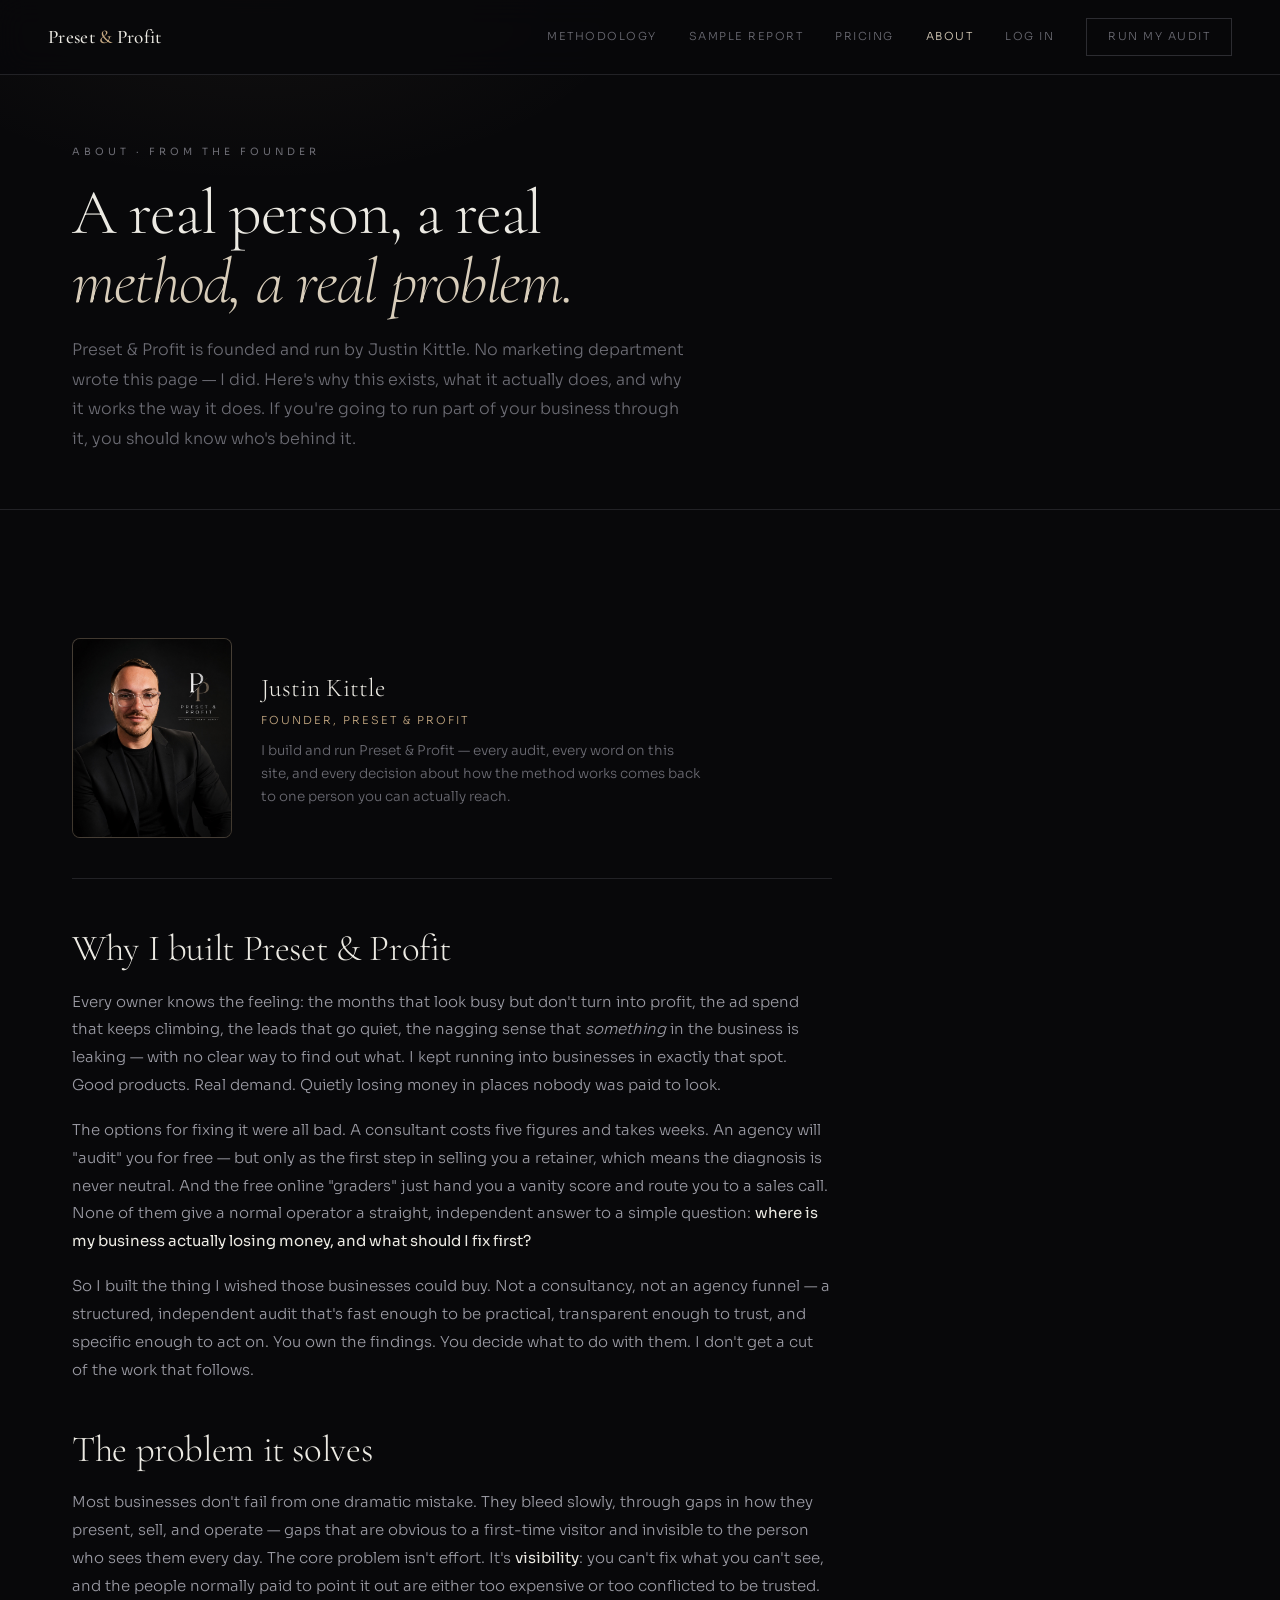
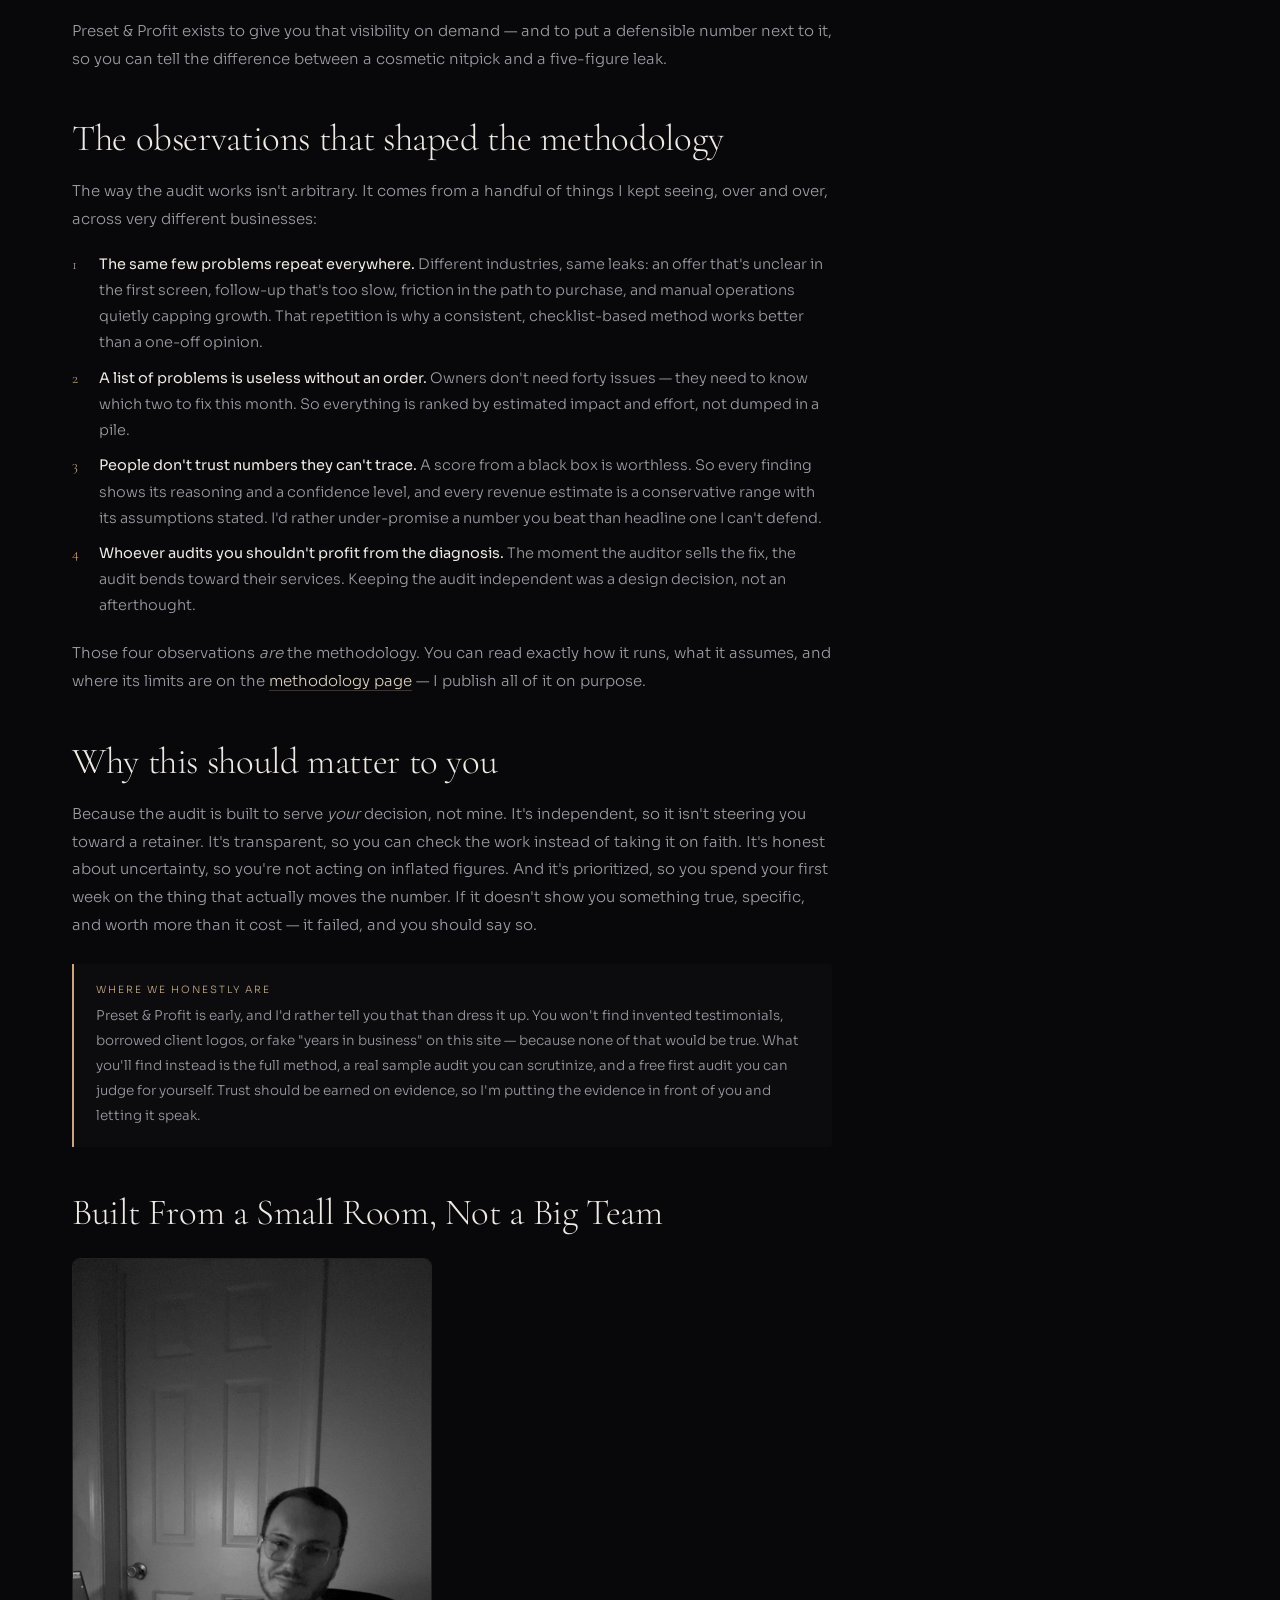
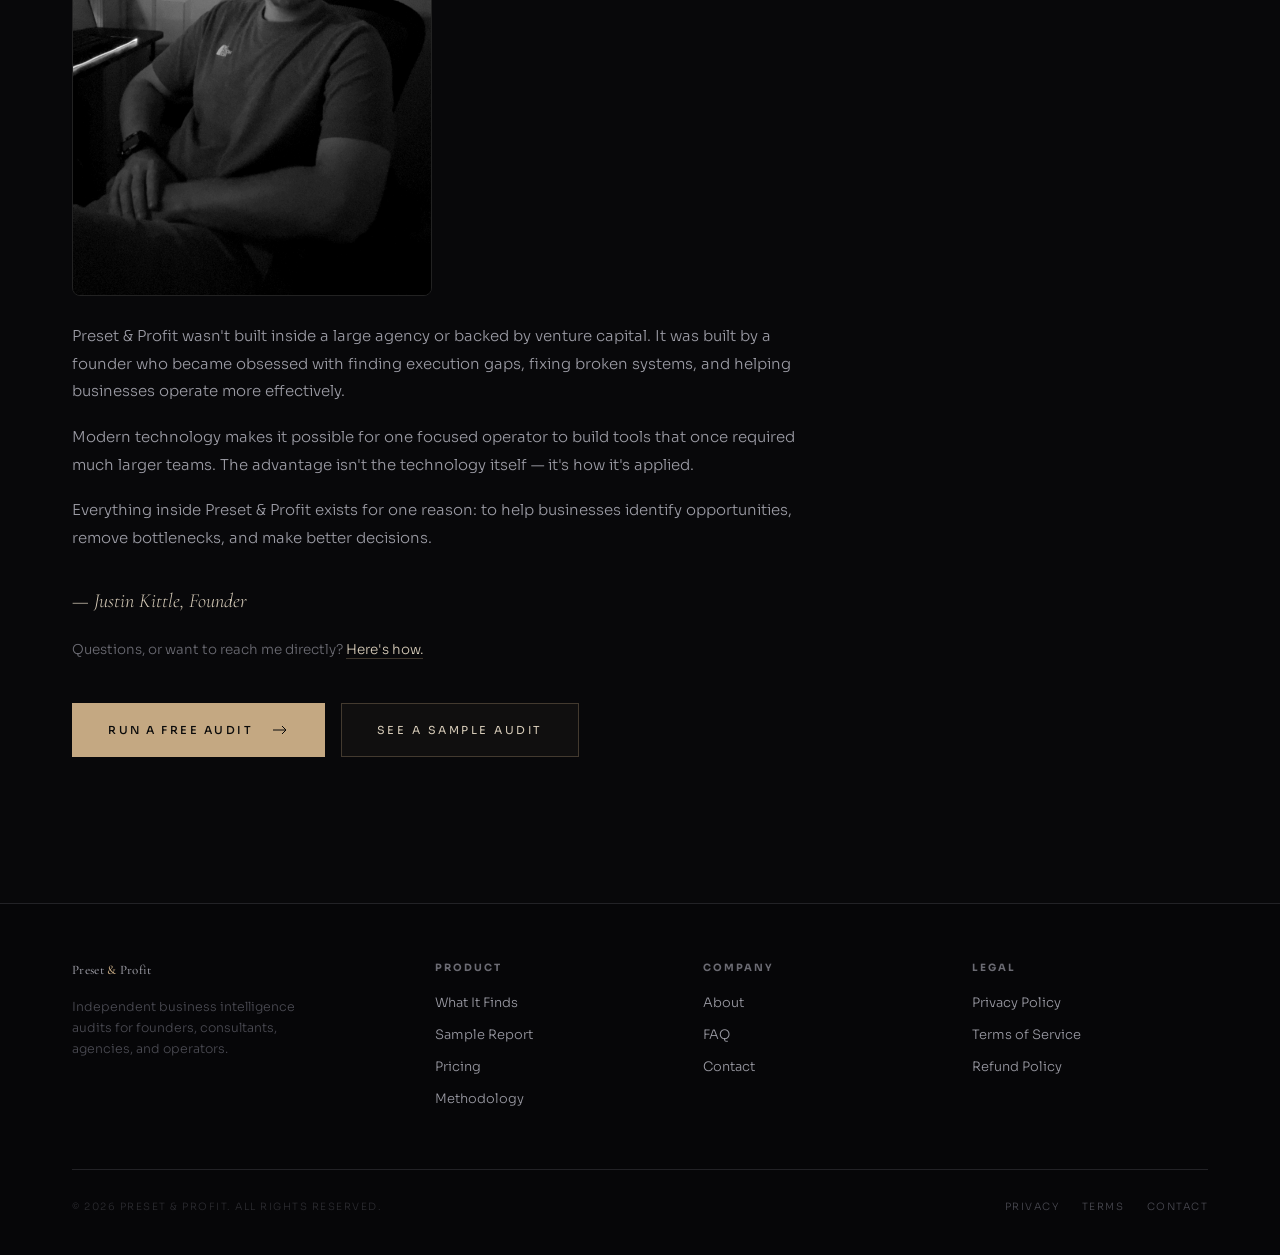
<file: about.html>
<!DOCTYPE html>
<html lang="en">
<head>
<meta charset="UTF-8" />
<meta name="viewport" content="width=device-width, initial-scale=1.0" />
<title>About — Preset &amp; Profit</title>
<meta name="description" content="Why Preset & Profit exists, what we analyze, and what makes the approach different. A transparent business intelligence audit built for operators." />
<link rel="icon" href="assets/favicon.svg" type="image/svg+xml" />
<link rel="preconnect" href="https://fonts.googleapis.com" /><link rel="preconnect" href="https://fonts.gstatic.com" crossorigin />
<link href="https://fonts.googleapis.com/css2?family=Cormorant+Garamond:ital,wght@0,300;0,400;0,500;0,600;1,300;1,400&family=Sora:wght@200;300;400;500;600&display=swap" rel="stylesheet" />
<link rel="stylesheet" href="assets/site.css" />
<style>
  .founder{display:flex;gap:1.8rem;align-items:center;max-width:var(--prose);margin-bottom:3rem;padding-bottom:2.5rem;border-bottom:1px solid var(--line)}
  .founder .photo{flex-shrink:0;width:160px;height:200px;border-radius:8px;background:linear-gradient(160deg,#161619,#0c0c0e);border:1px solid var(--gold-line);display:grid;place-items:center;overflow:hidden;position:relative}
  .founder .photo img{position:absolute;inset:0;width:100%;height:100%;object-fit:cover;object-position:50% 20%;z-index:1}
  .founder .photo .mono{font-family:var(--serif);font-size:2.1rem;color:var(--gold)}
  .story-photo{display:block;width:100%;max-width:360px;border-radius:8px;border:1px solid var(--line);margin:1.4rem 0 1.6rem;filter:grayscale(1) brightness(1.14) contrast(1.06)}
  .founder .nm{font-family:var(--serif);font-size:1.6rem;color:var(--warm-white)}
  .founder .role{font-size:11px;letter-spacing:2px;text-transform:uppercase;color:var(--gold);margin:.2rem 0 .7rem}
  .founder .who p{font-size:13.5px;color:var(--chrome);line-height:1.7;margin:0;max-width:440px}
  @media(max-width:560px){.founder{flex-direction:column;align-items:flex-start;text-align:left}}
</style>
</head>
<body>

<nav id="nav" class="solid">
  <a href="index.html" class="brand">Preset <b>&amp;</b> Profit</a>
  <button class="nav-toggle" aria-label="Menu" onclick="document.getElementById('navlinks').classList.toggle('open')">☰</button>
  <div class="nav-links" id="navlinks">
    <a href="methodology.html">Methodology</a>
    <a href="sample-report.html">Sample Report</a>
    <a href="index.html#pricing">Pricing</a>
    <a href="about.html" class="active">About</a>
    <a href="https://app.presetprofit.com/login">Log in</a>
    <a href="https://app.presetprofit.com/audit" class="nav-cta">Run My Audit</a>
  </div>
</nav>

<header class="page-hero">
  <div class="wrap">
    <span class="eyebrow">About · From the Founder</span>
    <h1>A real person, a real<br><em class="cream">method, a real problem.</em></h1>
    <p class="lead">Preset &amp; Profit is founded and run by Justin Kittle. No marketing department wrote this page — I did. Here's why this exists, what it actually does, and why it works the way it does. If you're going to run part of your business through it, you should know who's behind it.</p>
  </div>
</header>

<main class="section-pad">
  <div class="wrap">
    <!-- Founder lead — primary founder image (assets/founder.jpg). Monogram shows until the photo file is added. -->
    <div class="founder reveal">
      <div class="photo">
        <img src="assets/founder.jpg" alt="Justin Kittle, Founder of Preset &amp; Profit" onerror="this.remove()" />
        <span class="mono">JK</span>
      </div>
      <div class="who">
        <div class="nm">Justin Kittle</div>
        <div class="role">Founder, Preset &amp; Profit</div>
        <p>I build and run Preset &amp; Profit — every audit, every word on this site, and every decision about how the method works comes back to one person you can actually reach.</p>
      </div>
    </div>

    <div class="prose reveal d2">

      <h2>Why I built Preset &amp; Profit</h2>
      <p>Every owner knows the feeling: the months that look busy but don't turn into profit, the ad spend that keeps climbing, the leads that go quiet, the nagging sense that <em>something</em> in the business is leaking — with no clear way to find out what. I kept running into businesses in exactly that spot. Good products. Real demand. Quietly losing money in places nobody was paid to look.</p>
      <p>The options for fixing it were all bad. A consultant costs five figures and takes weeks. An agency will "audit" you for free — but only as the first step in selling you a retainer, which means the diagnosis is never neutral. And the free online "graders" just hand you a vanity score and route you to a sales call. None of them give a normal operator a straight, independent answer to a simple question: <strong>where is my business actually losing money, and what should I fix first?</strong></p>
      <p>So I built the thing I wished those businesses could buy. Not a consultancy, not an agency funnel — a structured, independent audit that's fast enough to be practical, transparent enough to trust, and specific enough to act on. You own the findings. You decide what to do with them. I don't get a cut of the work that follows.</p>

      <h2>The problem it solves</h2>
      <p>Most businesses don't fail from one dramatic mistake. They bleed slowly, through gaps in how they present, sell, and operate — gaps that are obvious to a first-time visitor and invisible to the person who sees them every day. The core problem isn't effort. It's <strong>visibility</strong>: you can't fix what you can't see, and the people normally paid to point it out are either too expensive or too conflicted to be trusted.</p>
      <p>Preset &amp; Profit exists to give you that visibility on demand — and to put a defensible number next to it, so you can tell the difference between a cosmetic nitpick and a five-figure leak.</p>

      <h2>The observations that shaped the methodology</h2>
      <p>The way the audit works isn't arbitrary. It comes from a handful of things I kept seeing, over and over, across very different businesses:</p>
      <ol>
        <li><strong>The same few problems repeat everywhere.</strong> Different industries, same leaks: an offer that's unclear in the first screen, follow-up that's too slow, friction in the path to purchase, and manual operations quietly capping growth. That repetition is why a consistent, checklist-based method works better than a one-off opinion.</li>
        <li><strong>A list of problems is useless without an order.</strong> Owners don't need forty issues — they need to know which two to fix this month. So everything is ranked by estimated impact and effort, not dumped in a pile.</li>
        <li><strong>People don't trust numbers they can't trace.</strong> A score from a black box is worthless. So every finding shows its reasoning and a confidence level, and every revenue estimate is a conservative range with its assumptions stated. I'd rather under-promise a number you beat than headline one I can't defend.</li>
        <li><strong>Whoever audits you shouldn't profit from the diagnosis.</strong> The moment the auditor sells the fix, the audit bends toward their services. Keeping the audit independent was a design decision, not an afterthought.</li>
      </ol>
      <p>Those four observations <em>are</em> the methodology. You can read exactly how it runs, what it assumes, and where its limits are on the <a class="link" href="methodology.html">methodology page</a> — I publish all of it on purpose.</p>

      <h2>Why this should matter to you</h2>
      <p>Because the audit is built to serve <em>your</em> decision, not mine. It's independent, so it isn't steering you toward a retainer. It's transparent, so you can check the work instead of taking it on faith. It's honest about uncertainty, so you're not acting on inflated figures. And it's prioritized, so you spend your first week on the thing that actually moves the number. If it doesn't show you something true, specific, and worth more than it cost — it failed, and you should say so.</p>

      <div class="callout">
        <span class="t">Where we honestly are</span>
        <p>Preset &amp; Profit is early, and I'd rather tell you that than dress it up. You won't find invented testimonials, borrowed client logos, or fake "years in business" on this site — because none of that would be true. What you'll find instead is the full method, a real sample audit you can scrutinize, and a free first audit you can judge for yourself. Trust should be earned on evidence, so I'm putting the evidence in front of you and letting it speak.</p>
      </div>

      <h2>Built From a Small Room, Not a Big Team</h2>
      <img class="story-photo" src="assets/founder-desk.jpg" alt="Justin Kittle building Preset &amp; Profit" onerror="this.style.display='none'" />
      <p>Preset &amp; Profit wasn't built inside a large agency or backed by venture capital. It was built by a founder who became obsessed with finding execution gaps, fixing broken systems, and helping businesses operate more effectively.</p>
      <p>Modern technology makes it possible for one focused operator to build tools that once required much larger teams. The advantage isn't the technology itself — it's how it's applied.</p>
      <p>Everything inside Preset &amp; Profit exists for one reason: to help businesses identify opportunities, remove bottlenecks, and make better decisions.</p>

      <p style="margin-top:2rem;font-style:italic;color:var(--cream);font-family:var(--serif);font-size:1.25rem">— Justin Kittle, Founder</p>
      <p class="muted">Questions, or want to reach me directly? <a class="link" href="contact.html">Here's how.</a></p>

      <p style="margin-top:2.5rem">
        <a href="https://app.presetprofit.com/audit" class="btn btn-primary">Run a free audit &nbsp;
          <svg width="15" height="10" viewBox="0 0 15 10" fill="none"><path d="M0 5h13M9 1l4 4-4 4" stroke="currentColor" stroke-width="1"/></svg></a>
        &nbsp;&nbsp;
        <a href="sample-report.html" class="btn btn-ghost">See a sample audit</a>
      </p>

    </div>
  </div>
</main>

<footer>
  <div class="wrap">
    <div class="foot-top">
      <div class="foot-col">
        <a href="index.html" class="brand">Preset <b>&amp;</b> Profit</a>
        <p>Independent business intelligence audits for founders, consultants, agencies, and operators.</p>
      </div>
      <div class="foot-col"><h5>Product</h5>
        <a href="index.html#features">What It Finds</a>
        <a href="sample-report.html">Sample Report</a>
        <a href="index.html#pricing">Pricing</a>
        <a href="methodology.html">Methodology</a>
      </div>
      <div class="foot-col"><h5>Company</h5>
        <a href="about.html">About</a>
        <a href="faq.html">FAQ</a>
        <a href="contact.html">Contact</a>
      </div>
      <div class="foot-col"><h5>Legal</h5>
        <a href="privacy.html">Privacy Policy</a>
        <a href="terms.html">Terms of Service</a>
        <a href="refund.html">Refund Policy</a>
      </div>
    </div>
    <div class="foot-bottom">
      <div class="foot-legal">© 2026 Preset &amp; Profit. All rights reserved.</div>
      <div class="links"><a href="privacy.html">Privacy</a><a href="terms.html">Terms</a><a href="contact.html">Contact</a></div>
    </div>
  </div>
</footer>

<script src="assets/site.js"></script>
</body>
</html>
</file>
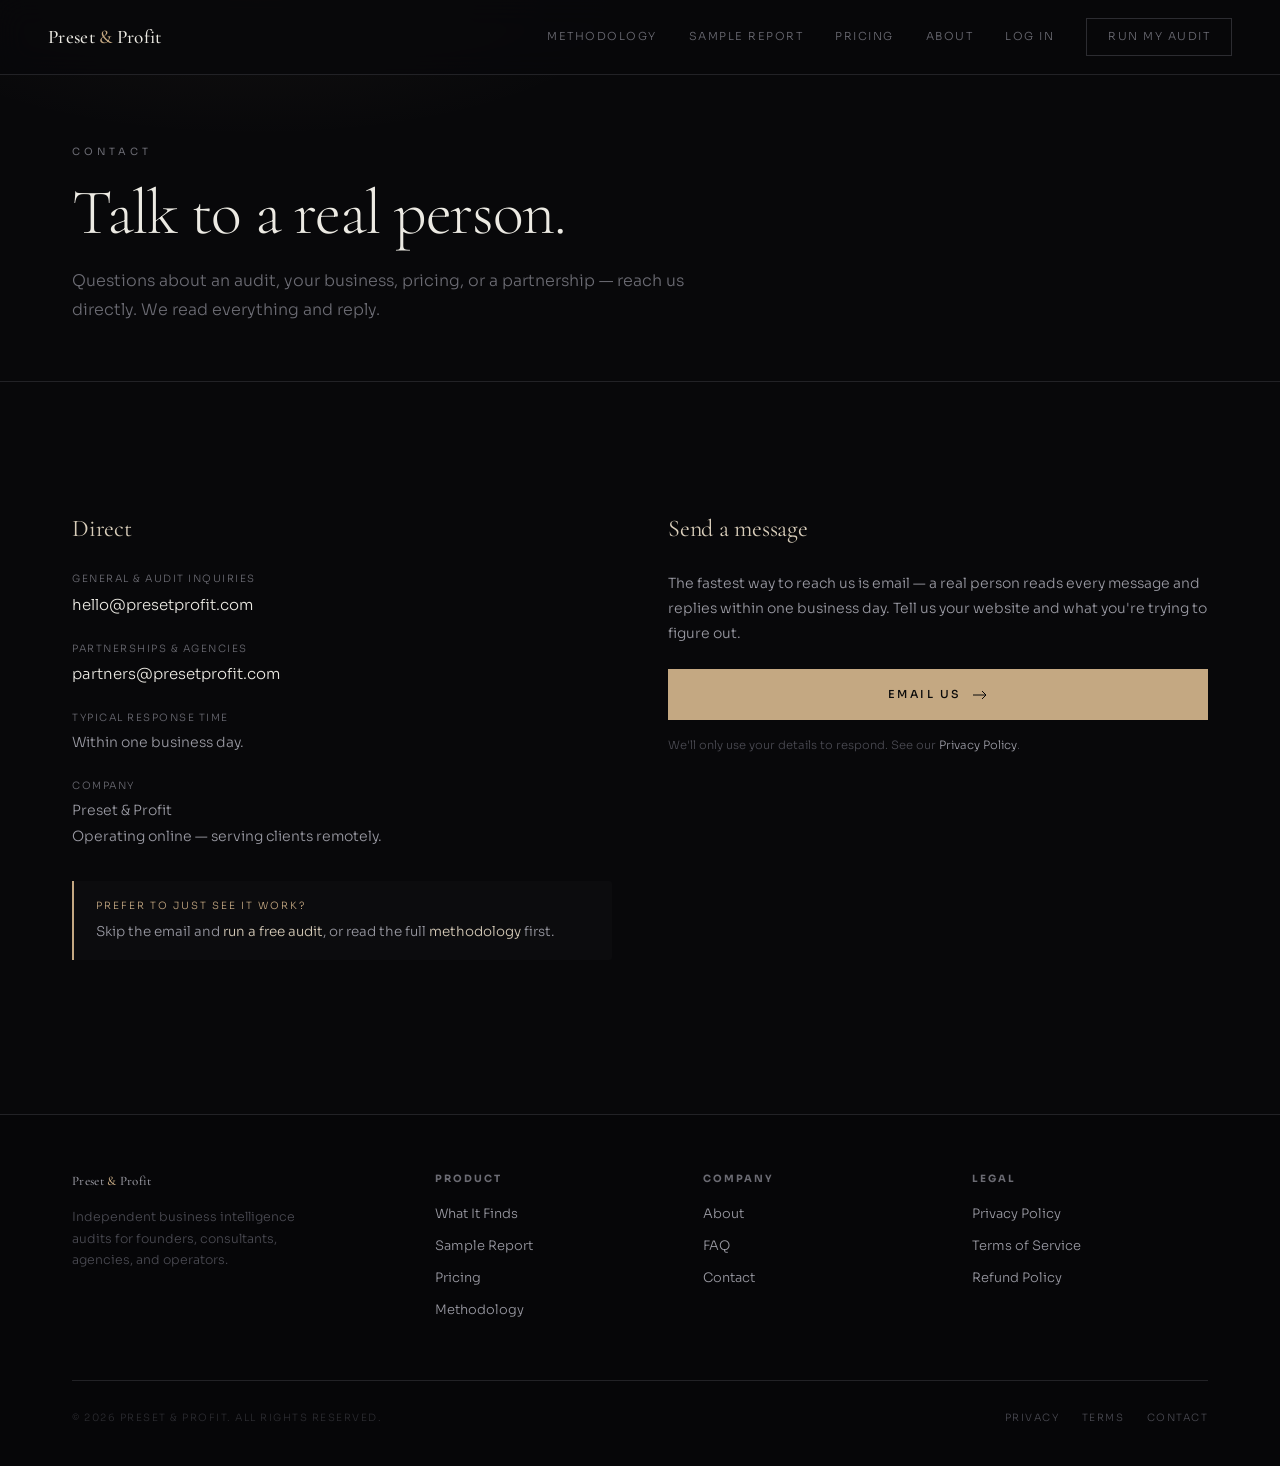
<file: contact.html>
<!DOCTYPE html>
<html lang="en">
<head>
<meta charset="UTF-8" />
<meta name="viewport" content="width=device-width, initial-scale=1.0" />
<title>Contact — Preset &amp; Profit</title>
<meta name="description" content="Talk to a real person at Preset & Profit. Business inquiries, audit questions, and partnership discussions." />
<link rel="icon" href="assets/favicon.svg" type="image/svg+xml" />
<link rel="preconnect" href="https://fonts.googleapis.com" /><link rel="preconnect" href="https://fonts.gstatic.com" crossorigin />
<link href="https://fonts.googleapis.com/css2?family=Cormorant+Garamond:ital,wght@0,300;0,400;0,500;0,600;1,300;1,400&family=Sora:wght@200;300;400;500;600&display=swap" rel="stylesheet" />
<link rel="stylesheet" href="assets/site.css" />
</head>
<body>

<nav id="nav" class="solid">
  <a href="index.html" class="brand">Preset <b>&amp;</b> Profit</a>
  <button class="nav-toggle" aria-label="Menu" onclick="document.getElementById('navlinks').classList.toggle('open')">☰</button>
  <div class="nav-links" id="navlinks">
    <a href="methodology.html">Methodology</a>
    <a href="sample-report.html">Sample Report</a>
    <a href="index.html#pricing">Pricing</a>
    <a href="about.html">About</a>
    <a href="https://app.presetprofit.com/login">Log in</a>
    <a href="https://app.presetprofit.com/audit" class="nav-cta">Run My Audit</a>
  </div>
</nav>

<header class="page-hero">
  <div class="wrap">
    <span class="eyebrow">Contact</span>
    <h1>Talk to a real person.</h1>
    <p class="lead">Questions about an audit, your business, pricing, or a partnership — reach us directly. We read everything and reply.</p>
  </div>
</header>

<main class="section-pad">
  <div class="wrap">
    <div style="display:grid;grid-template-columns:1fr 1fr;gap:3.5rem;align-items:start" class="contact-grid">

      <div class="reveal">
        <h3 class="serif" style="font-size:1.5rem;color:var(--cream);margin-bottom:1.4rem;font-weight:400">Direct</h3>
        <div style="font-size:10px;letter-spacing:1.5px;color:var(--chrome);text-transform:uppercase;margin-bottom:.3rem">General &amp; Audit Inquiries</div>
        <a href="mailto:hello@presetprofit.com" class="link" style="font-size:15px;color:var(--warm-white);display:inline-block;margin-bottom:1.5rem">hello@presetprofit.com</a>

        <div style="font-size:10px;letter-spacing:1.5px;color:var(--chrome);text-transform:uppercase;margin-bottom:.3rem">Partnerships &amp; Agencies</div>
        <a href="mailto:partners@presetprofit.com" class="link" style="font-size:15px;color:var(--warm-white);display:inline-block;margin-bottom:1.5rem">partners@presetprofit.com</a>

        <div style="font-size:10px;letter-spacing:1.5px;color:var(--chrome);text-transform:uppercase;margin-bottom:.3rem">Typical Response Time</div>
        <div style="font-size:14px;color:var(--silver);margin-bottom:1.5rem">Within one business day.</div>

        <div style="font-size:10px;letter-spacing:1.5px;color:var(--chrome);text-transform:uppercase;margin-bottom:.3rem">Company</div>
        <div style="font-size:14px;color:var(--silver);line-height:1.8">
          Preset &amp; Profit<br>Operating online — serving clients remotely.
        </div>

        <div class="callout" style="margin-top:2rem">
          <span class="t">Prefer to just see it work?</span>
          <p>Skip the email and <a class="link" href="https://app.presetprofit.com/audit" style="color:var(--cream)">run a free audit</a>, or read the full <a class="link" href="methodology.html" style="color:var(--cream)">methodology</a> first.</p>
        </div>
      </div>

      <div class="reveal d2">
        <h3 class="serif" style="font-size:1.5rem;color:var(--cream);margin-bottom:1.4rem;font-weight:400">Send a message</h3>
        <p style="font-size:14px;color:var(--silver);line-height:1.8;margin-bottom:1.4rem">The fastest way to reach us is email — a real person reads every message and replies within one business day. Tell us your website and what you're trying to figure out.</p>
        <a href="mailto:hello@presetprofit.com?subject=Preset%20%26%20Profit%20inquiry" class="btn btn-primary" style="width:100%;justify-content:center">Email us
          <svg width="15" height="10" viewBox="0 0 15 10" fill="none"><path d="M0 5h13M9 1l4 4-4 4" stroke="currentColor" stroke-width="1"/></svg></a>
        <p style="font-size:11.5px;color:var(--mute);margin-top:1rem;line-height:1.6">We'll only use your details to respond. See our <a class="link" href="privacy.html" style="color:var(--silver)">Privacy Policy</a>.</p>
      </div>

    </div>
  </div>
</main>

<footer>
  <div class="wrap">
    <div class="foot-top">
      <div class="foot-col">
        <a href="index.html" class="brand">Preset <b>&amp;</b> Profit</a>
        <p>Independent business intelligence audits for founders, consultants, agencies, and operators.</p>
      </div>
      <div class="foot-col"><h5>Product</h5>
        <a href="index.html#features">What It Finds</a><a href="sample-report.html">Sample Report</a><a href="index.html#pricing">Pricing</a><a href="methodology.html">Methodology</a>
      </div>
      <div class="foot-col"><h5>Company</h5>
        <a href="about.html">About</a><a href="faq.html">FAQ</a><a href="contact.html">Contact</a>
      </div>
      <div class="foot-col"><h5>Legal</h5>
        <a href="privacy.html">Privacy Policy</a><a href="terms.html">Terms of Service</a>
        <a href="refund.html">Refund Policy</a>
      </div>
    </div>
    <div class="foot-bottom">
      <div class="foot-legal">© 2026 Preset &amp; Profit. All rights reserved.</div>
      <div class="links"><a href="privacy.html">Privacy</a><a href="terms.html">Terms</a><a href="contact.html">Contact</a></div>
    </div>
  </div>
</footer>

<script src="assets/site.js"></script>
<style>@media(max-width:760px){.contact-grid{grid-template-columns:1fr!important;gap:2.5rem!important}}</style>
</body>
</html>
</file>
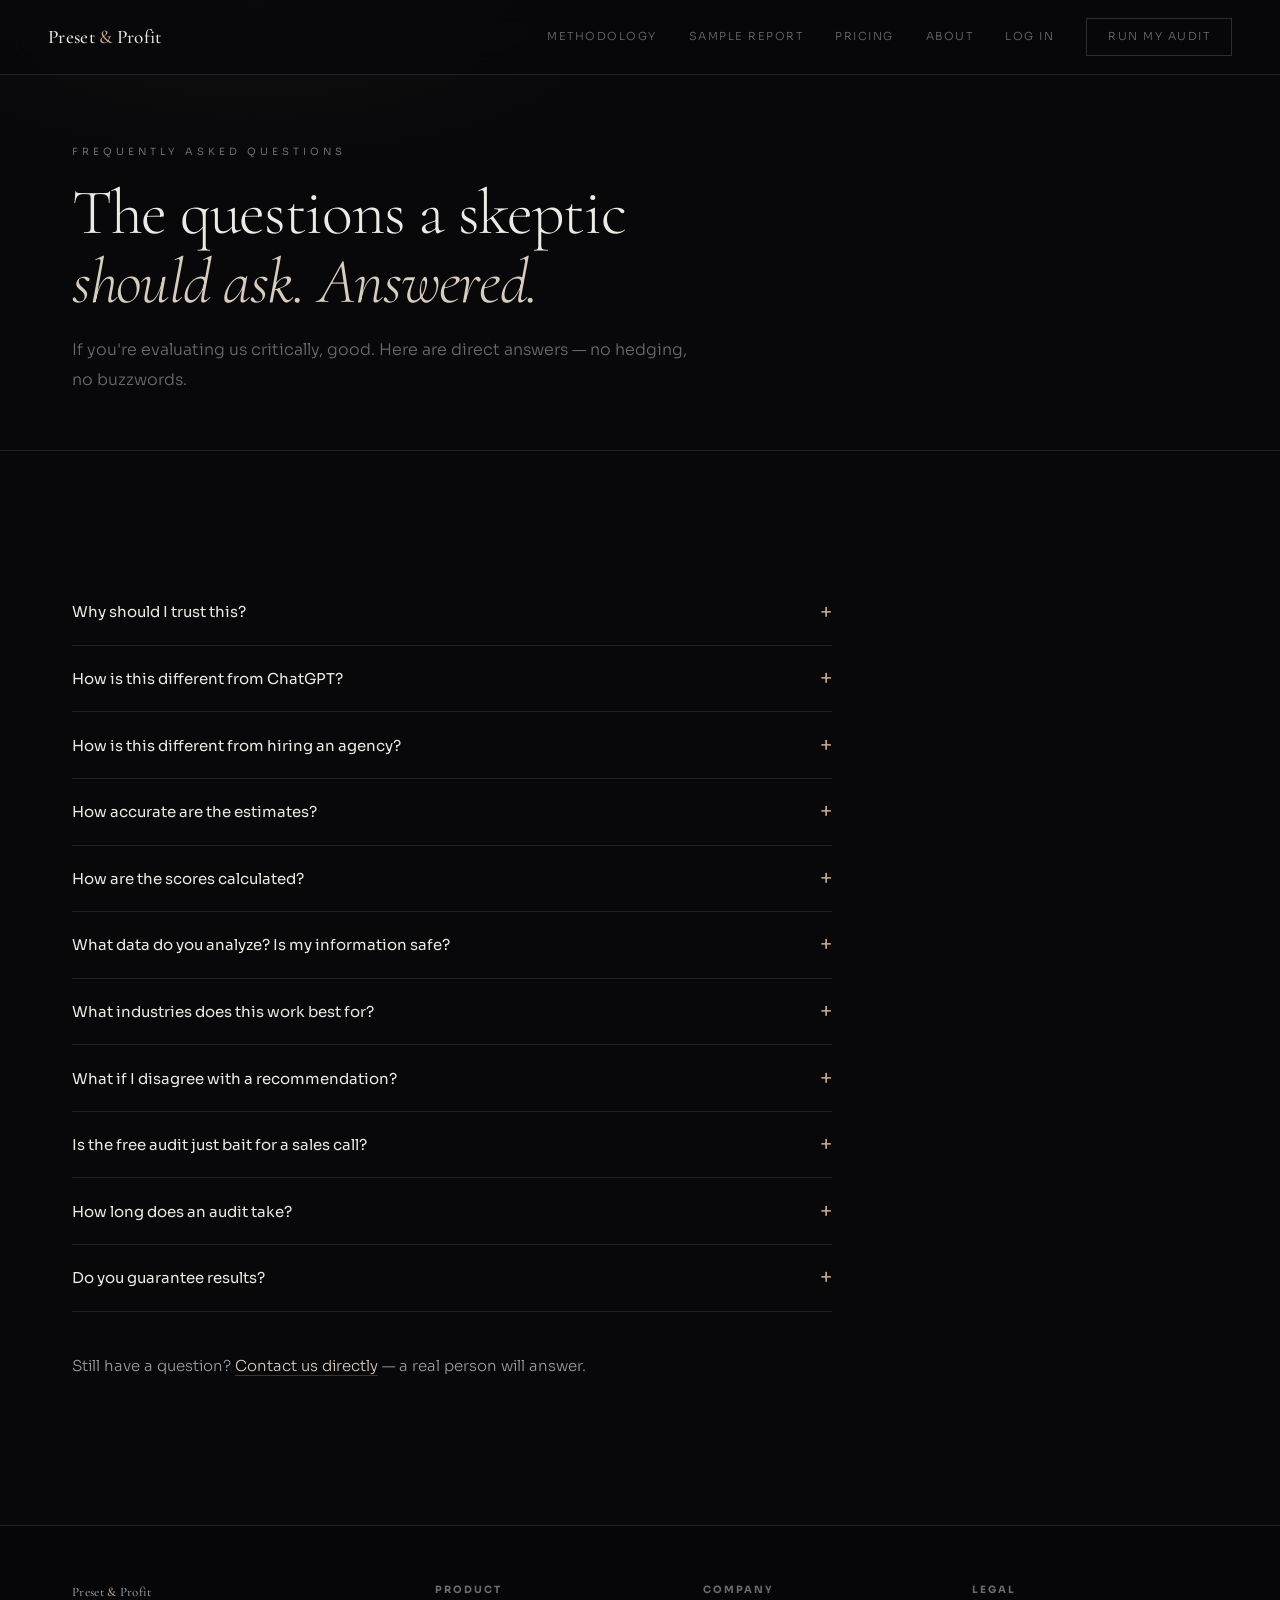
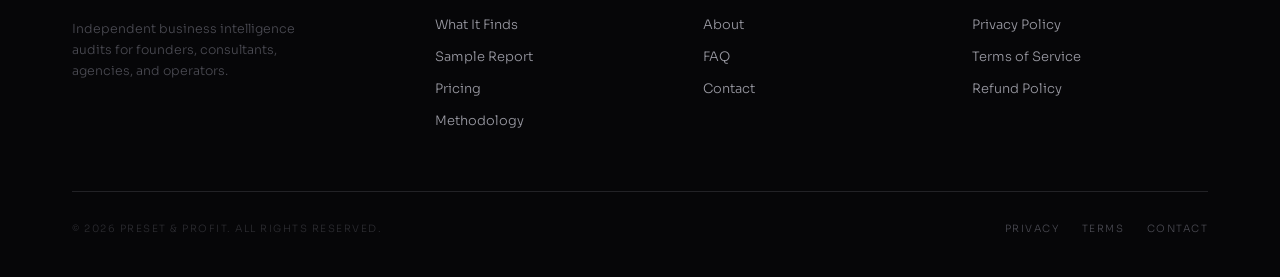
<file: faq.html>
<!DOCTYPE html>
<html lang="en">
<head>
<meta charset="UTF-8" />
<meta name="viewport" content="width=device-width, initial-scale=1.0" />
<title>FAQ — Preset &amp; Profit</title>
<meta name="description" content="Straight answers to the questions a skeptical business owner should ask: why trust this, how it differs from ChatGPT, how accurate the estimates are, and what data we analyze." />
<link rel="icon" href="assets/favicon.svg" type="image/svg+xml" />
<link rel="preconnect" href="https://fonts.googleapis.com" /><link rel="preconnect" href="https://fonts.gstatic.com" crossorigin />
<link href="https://fonts.googleapis.com/css2?family=Cormorant+Garamond:ital,wght@0,300;0,400;0,500;0,600;1,300;1,400&family=Sora:wght@200;300;400;500;600&display=swap" rel="stylesheet" />
<link rel="stylesheet" href="assets/site.css" />
</head>
<body>

<nav id="nav" class="solid">
  <a href="index.html" class="brand">Preset <b>&amp;</b> Profit</a>
  <button class="nav-toggle" aria-label="Menu" onclick="document.getElementById('navlinks').classList.toggle('open')">☰</button>
  <div class="nav-links" id="navlinks">
    <a href="methodology.html">Methodology</a>
    <a href="sample-report.html">Sample Report</a>
    <a href="index.html#pricing">Pricing</a>
    <a href="about.html">About</a>
    <a href="https://app.presetprofit.com/login">Log in</a>
    <a href="https://app.presetprofit.com/audit" class="nav-cta">Run My Audit</a>
  </div>
</nav>

<header class="page-hero">
  <div class="wrap">
    <span class="eyebrow">Frequently Asked Questions</span>
    <h1>The questions a skeptic<br><em class="cream">should ask. Answered.</em></h1>
    <p class="lead">If you're evaluating us critically, good. Here are direct answers — no hedging, no buzzwords.</p>
  </div>
</header>

<main class="section-pad">
  <div class="wrap">
    <div class="prose reveal">

      <div class="faq-item">
        <button class="faq-q" aria-expanded="false">Why should I trust this? <span class="pm">+</span></button>
        <div class="faq-a"><div class="inner">Don't trust it — verify it. We publish our full <a class="link" href="methodology.html">methodology</a>, show you a complete <a class="link" href="sample-report.html">sample report</a>, and offer a free first audit you can judge before paying anything. Every finding cites what it's based on and carries a confidence level. If the output isn't specific and useful, you'll know in 60 seconds. We'd rather earn trust on evidence than ask for it on faith.</div></div>
      </div>

      <div class="faq-item">
        <button class="faq-q" aria-expanded="false">How is this different from ChatGPT? <span class="pm">+</span></button>
        <div class="faq-a"><div class="inner">A chatbot gives you a different answer every time, no consistent scoring, and no audit trail. Preset &amp; Profit runs a fixed, structured pipeline: the same defined categories, the same scoring rubric, and — on paid tiers — human review before the report reaches you. You get a consistent, reviewable deliverable, not an improvised conversation. AI is a tool inside our process; it isn't the process. We explain exactly how on the <a class="link" href="methodology.html">methodology page</a>.</div></div>
      </div>

      <div class="faq-item">
        <button class="faq-q" aria-expanded="false">How is this different from hiring an agency? <span class="pm">+</span></button>
        <div class="faq-a"><div class="inner">An agency usually audits you for free so it can sell you a retainer — which gives it a reason to frame problems in terms of the services it offers. We don't sell the implementation work, so the audit is the product and we have no incentive to steer you. You own the findings and can act on them yourself, with your own team, or with any provider you choose.</div></div>
      </div>

      <div class="faq-item">
        <button class="faq-q" aria-expanded="false">How accurate are the estimates? <span class="pm">+</span></button>
        <div class="faq-a"><div class="inner">Estimates are presented as conservative ranges with the assumptions stated next to them — never a single precise number we can't defend. A revenue-opportunity figure is built from the affected volume, an evidence-based recovery rate, and your average customer value. Where we lack a reliable input, we say so and widen the range. Our rule: conservative beats impressive. Full detail under <a class="link" href="methodology.html">"Understanding Revenue Opportunity Estimates."</a></div></div>
      </div>

      <div class="faq-item">
        <button class="faq-q" aria-expanded="false">How are the scores calculated? <span class="pm">+</span></button>
        <div class="faq-a"><div class="inner">Each category (Website &amp; Funnel, Offer &amp; Positioning, Conversion, Automation &amp; Operations, Customer Journey) is assessed against a defined checklist and converted to a 0–100 score. Conversion and Automation are strength scores (higher is better); Risk and Revenue Leak are problem indicators (higher means more to address). We show both so the report can't be mistaken for a vanity grade. The full rubric is on the <a class="link" href="methodology.html">methodology page</a>.</div></div>
      </div>

      <div class="faq-item">
        <button class="faq-q" aria-expanded="false">What data do you analyze? Is my information safe? <span class="pm">+</span></button>
        <div class="faq-a"><div class="inner">We analyze your publicly available business presence — your website, structure, copy, performance, and the public shape of your offer — plus any additional context you choose to share on paid tiers. We do not ask for passwords, admin access, or sensitive credentials. We don't sell your data, and you can request deletion at any time. See our <a class="link" href="privacy.html">Privacy Policy</a>.</div></div>
      </div>

      <div class="faq-item">
        <button class="faq-q" aria-expanded="false">What industries does this work best for? <span class="pm">+</span></button>
        <div class="faq-a"><div class="inner">It works for any business with a website and a customer journey — local services, agencies, SaaS, consultants, automation firms, and creators selling digital products. It's most valuable where there's real demand but unclear why it isn't converting. The underlying conversion, UX, and operations principles are broadly applicable; the report accounts for your industry context where it can.</div></div>
      </div>

      <div class="faq-item">
        <button class="faq-q" aria-expanded="false">What if I disagree with a recommendation? <span class="pm">+</span></button>
        <div class="faq-a"><div class="inner">Good — you should pressure-test it. The audit is an input to your judgment, not a command. You know your business and market better than any audit does. Every finding includes the reasoning and a confidence level so you can weigh it. If something doesn't fit your context, set it aside; the prioritization is there to help you focus, not to override what you know.</div></div>
      </div>

      <div class="faq-item">
        <button class="faq-q" aria-expanded="false">Is the free audit just bait for a sales call? <span class="pm">+</span></button>
        <div class="faq-a"><div class="inner">No. The free Snapshot is delivered with no required call. If you want to go deeper, paid tiers exist — but the free tier is a real deliverable, not a gate in front of a pitch. We say "no sales call required" because we mean it.</div></div>
      </div>

      <div class="faq-item">
        <button class="faq-q" aria-expanded="false">How long does an audit take? <span class="pm">+</span></button>
        <div class="faq-a"><div class="inner">The free Snapshot is fast — typically delivered shortly after you submit. Paid audits involve deeper analysis and human review, so they take longer; the expected turnaround for each tier is shown at checkout. We'd rather take an extra day and have a person check the work than rush an unreviewed report to you.</div></div>
      </div>

      <div class="faq-item">
        <button class="faq-q" aria-expanded="false">Do you guarantee results? <span class="pm">+</span></button>
        <div class="faq-a"><div class="inner">We guarantee the quality and specificity of the audit, not your future revenue — anyone who promises the latter is selling something. We identify and prioritize opportunities; the outcome depends on execution, which is yours.</div></div>
      </div>

      <p style="margin-top:2.5rem">Still have a question? <a class="link" href="contact.html">Contact us directly</a> — a real person will answer.</p>

    </div>
  </div>
</main>

<footer>
  <div class="wrap">
    <div class="foot-top">
      <div class="foot-col">
        <a href="index.html" class="brand">Preset <b>&amp;</b> Profit</a>
        <p>Independent business intelligence audits for founders, consultants, agencies, and operators.</p>
      </div>
      <div class="foot-col"><h5>Product</h5>
        <a href="index.html#features">What It Finds</a><a href="sample-report.html">Sample Report</a><a href="index.html#pricing">Pricing</a><a href="methodology.html">Methodology</a>
      </div>
      <div class="foot-col"><h5>Company</h5>
        <a href="about.html">About</a><a href="faq.html">FAQ</a><a href="contact.html">Contact</a>
      </div>
      <div class="foot-col"><h5>Legal</h5>
        <a href="privacy.html">Privacy Policy</a><a href="terms.html">Terms of Service</a>
        <a href="refund.html">Refund Policy</a>
      </div>
    </div>
    <div class="foot-bottom">
      <div class="foot-legal">© 2026 Preset &amp; Profit. All rights reserved.</div>
      <div class="links"><a href="privacy.html">Privacy</a><a href="terms.html">Terms</a><a href="contact.html">Contact</a></div>
    </div>
  </div>
</footer>

<script src="assets/site.js"></script>
</body>
</html>
</file>
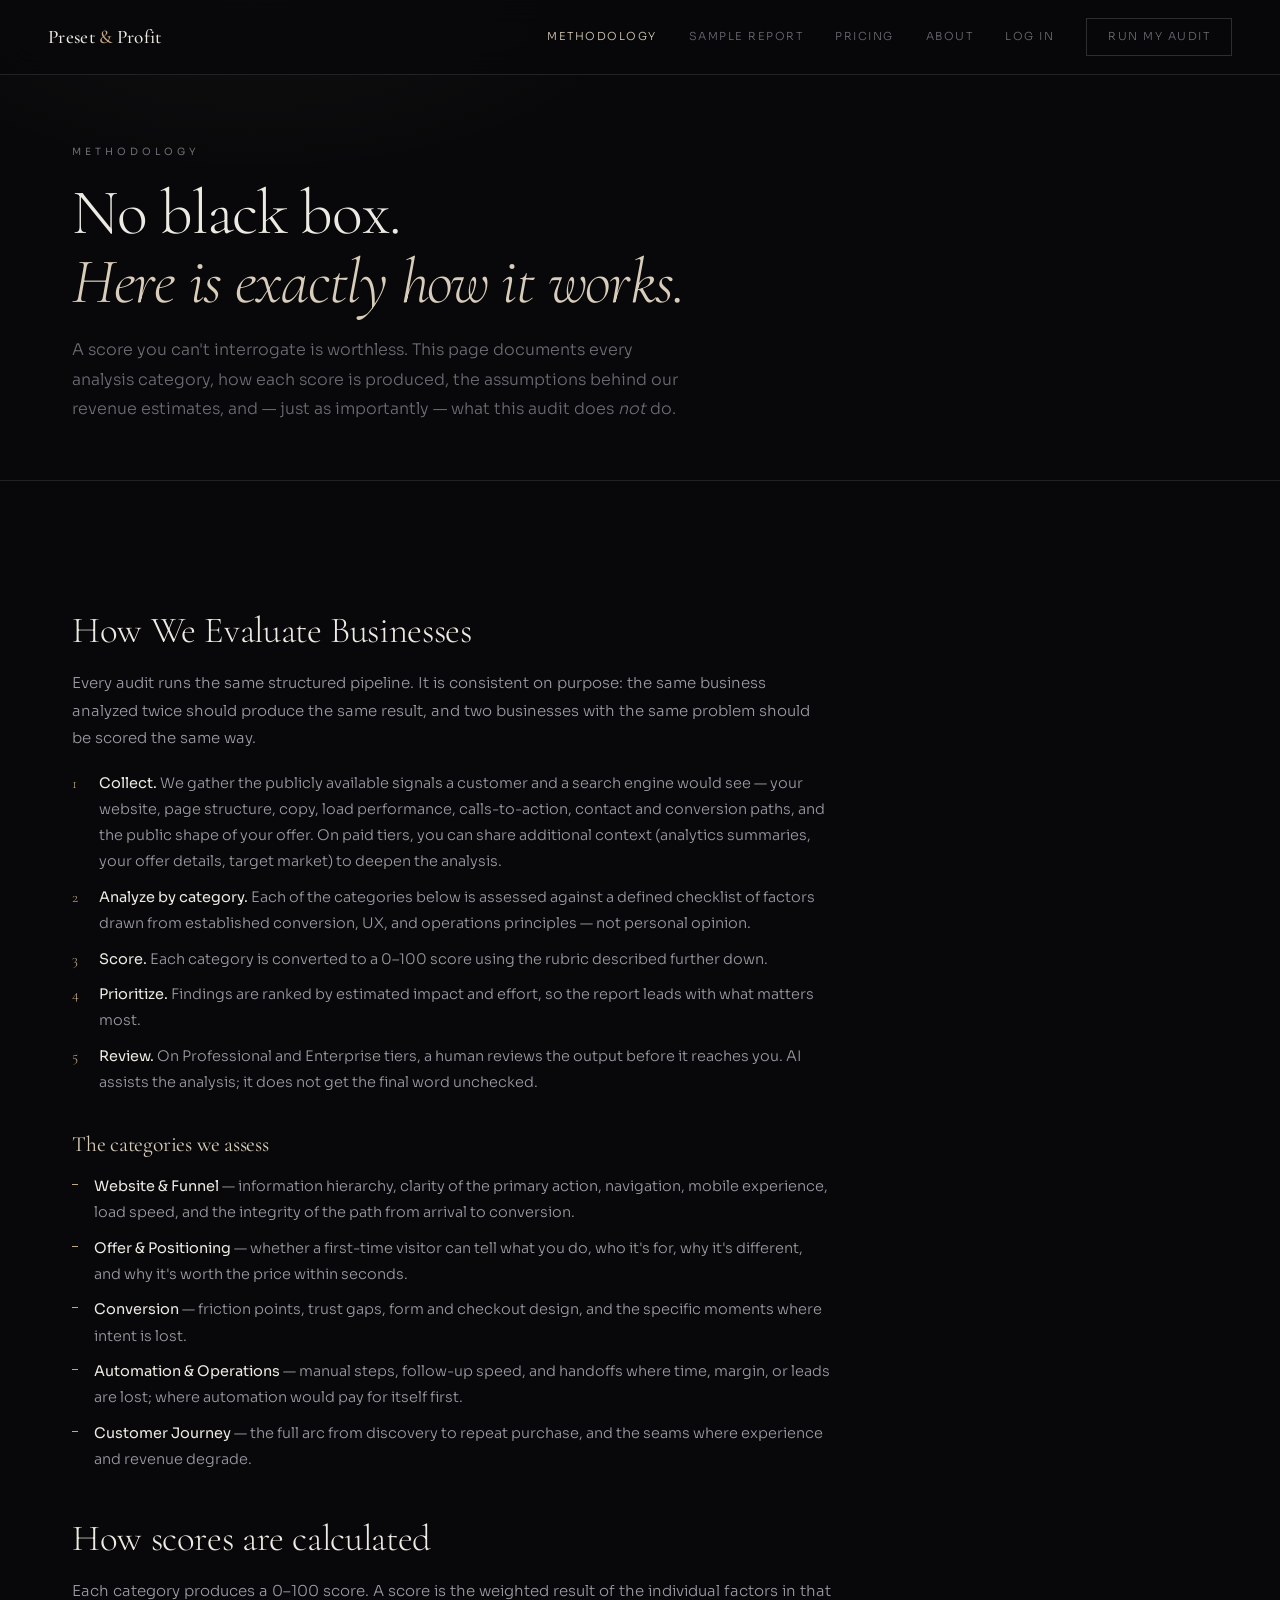
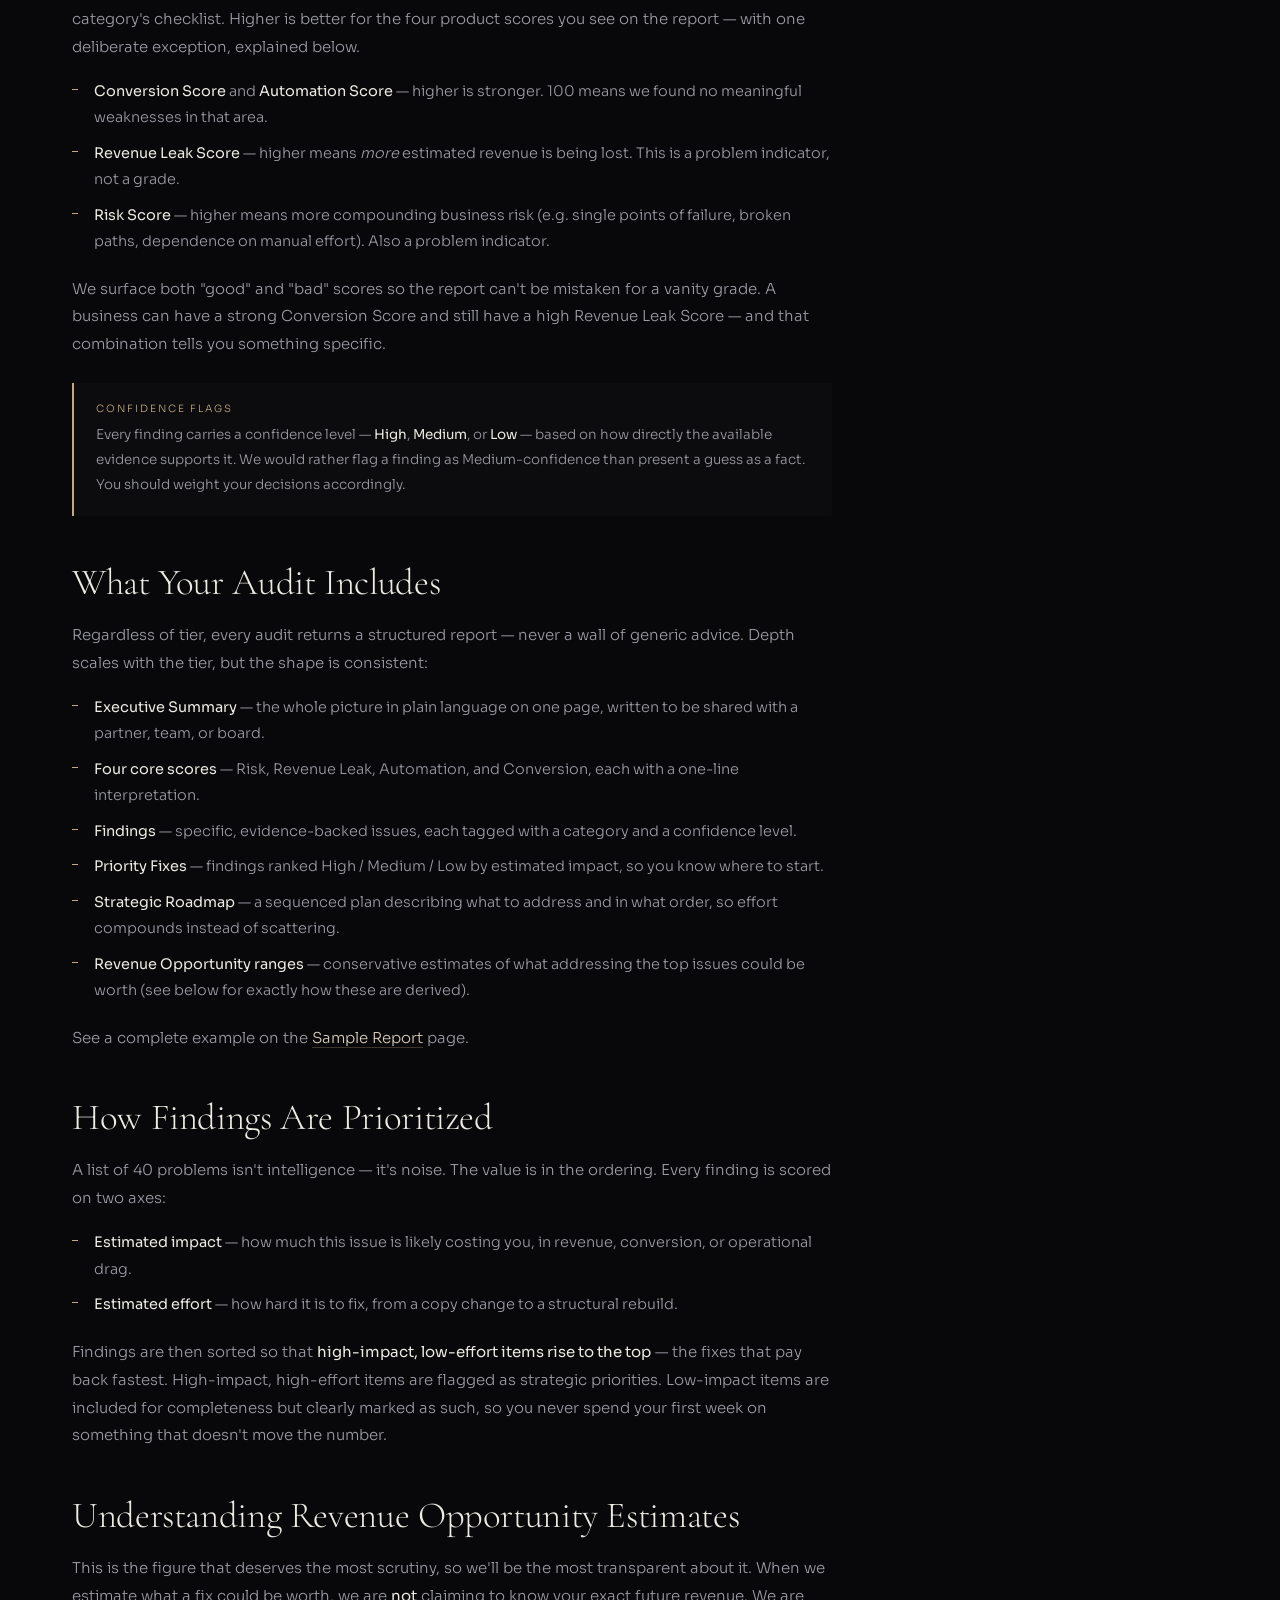
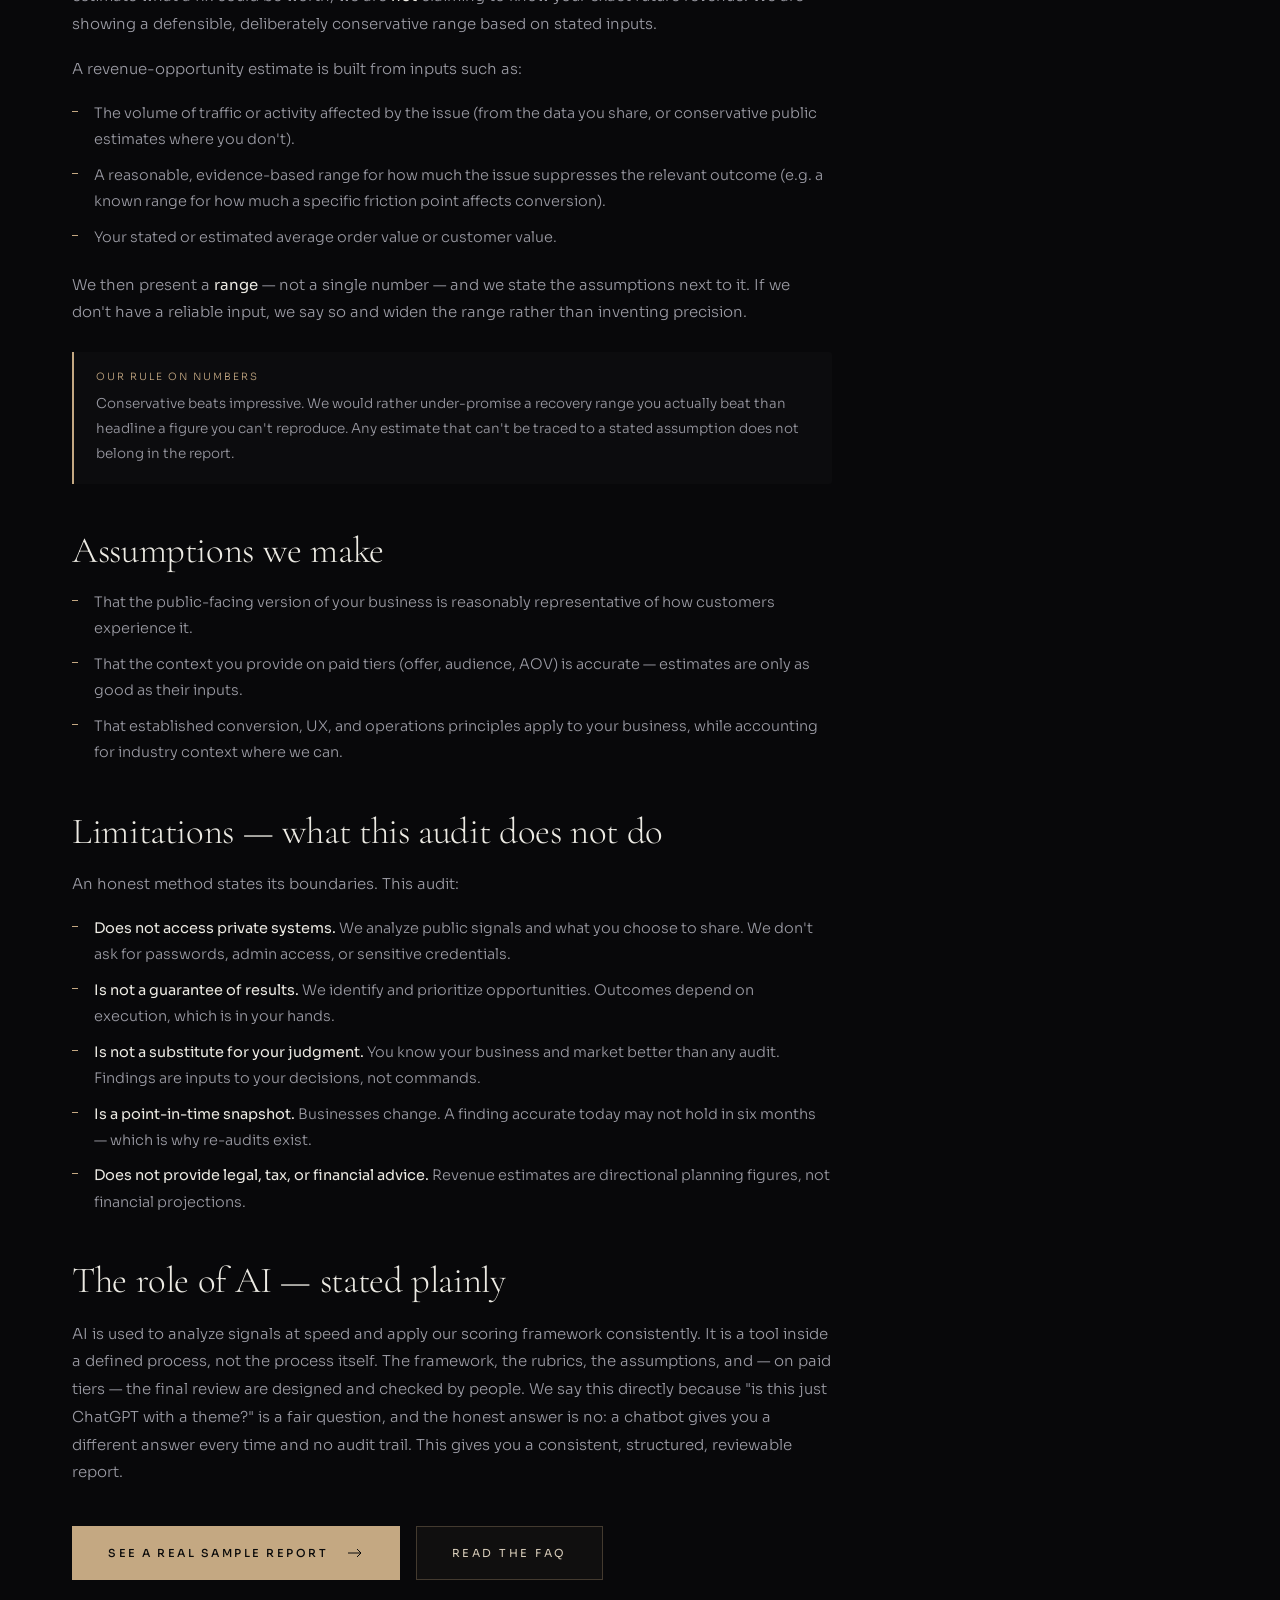
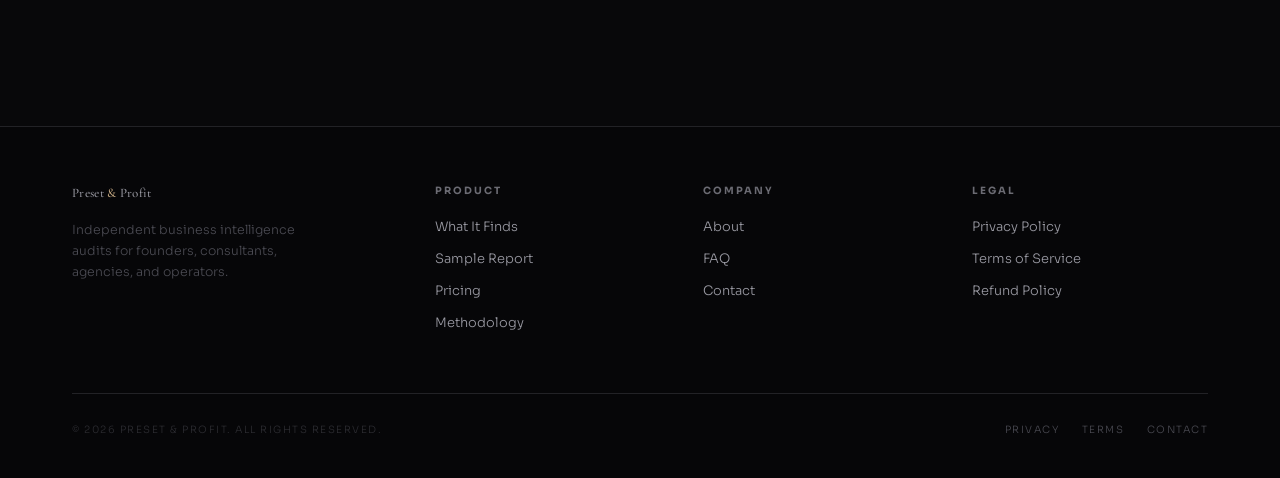
<file: methodology.html>
<!DOCTYPE html>
<html lang="en">
<head>
<meta charset="UTF-8" />
<meta name="viewport" content="width=device-width, initial-scale=1.0" />
<title>Methodology — How Preset &amp; Profit Evaluates a Business</title>
<meta name="description" content="Exactly how Preset & Profit analyzes a business: every category, how scores are calculated, the assumptions behind revenue estimates, our limitations, and how findings are prioritized." />
<link rel="icon" href="assets/favicon.svg" type="image/svg+xml" />
<link rel="preconnect" href="https://fonts.googleapis.com" /><link rel="preconnect" href="https://fonts.gstatic.com" crossorigin />
<link href="https://fonts.googleapis.com/css2?family=Cormorant+Garamond:ital,wght@0,300;0,400;0,500;0,600;1,300;1,400&family=Sora:wght@200;300;400;500;600&display=swap" rel="stylesheet" />
<link rel="stylesheet" href="assets/site.css" />
</head>
<body>

<nav id="nav" class="solid">
  <a href="index.html" class="brand">Preset <b>&amp;</b> Profit</a>
  <button class="nav-toggle" aria-label="Menu" onclick="document.getElementById('navlinks').classList.toggle('open')">☰</button>
  <div class="nav-links" id="navlinks">
    <a href="methodology.html" class="active">Methodology</a>
    <a href="sample-report.html">Sample Report</a>
    <a href="index.html#pricing">Pricing</a>
    <a href="about.html">About</a>
    <a href="https://app.presetprofit.com/login">Log in</a>
    <a href="https://app.presetprofit.com/audit" class="nav-cta">Run My Audit</a>
  </div>
</nav>

<header class="page-hero">
  <div class="wrap">
    <span class="eyebrow">Methodology</span>
    <h1>No black box.<br><em class="cream">Here is exactly how it works.</em></h1>
    <p class="lead">A score you can't interrogate is worthless. This page documents every analysis category, how each score is produced, the assumptions behind our revenue estimates, and — just as importantly — what this audit does <em>not</em> do.</p>
  </div>
</header>

<main class="section-pad">
  <div class="wrap">
    <div class="prose reveal">

      <!-- ── PROOF SECTION 1 ── -->
      <h2>How We Evaluate Businesses</h2>
      <p>Every audit runs the same structured pipeline. It is consistent on purpose: the same business analyzed twice should produce the same result, and two businesses with the same problem should be scored the same way.</p>
      <ol>
        <li><strong>Collect.</strong> We gather the publicly available signals a customer and a search engine would see — your website, page structure, copy, load performance, calls-to-action, contact and conversion paths, and the public shape of your offer. On paid tiers, you can share additional context (analytics summaries, your offer details, target market) to deepen the analysis.</li>
        <li><strong>Analyze by category.</strong> Each of the categories below is assessed against a defined checklist of factors drawn from established conversion, UX, and operations principles — not personal opinion.</li>
        <li><strong>Score.</strong> Each category is converted to a 0–100 score using the rubric described further down.</li>
        <li><strong>Prioritize.</strong> Findings are ranked by estimated impact and effort, so the report leads with what matters most.</li>
        <li><strong>Review.</strong> On Professional and Enterprise tiers, a human reviews the output before it reaches you. AI assists the analysis; it does not get the final word unchecked.</li>
      </ol>

      <h3>The categories we assess</h3>
      <ul>
        <li><strong>Website &amp; Funnel</strong> — information hierarchy, clarity of the primary action, navigation, mobile experience, load speed, and the integrity of the path from arrival to conversion.</li>
        <li><strong>Offer &amp; Positioning</strong> — whether a first-time visitor can tell what you do, who it's for, why it's different, and why it's worth the price within seconds.</li>
        <li><strong>Conversion</strong> — friction points, trust gaps, form and checkout design, and the specific moments where intent is lost.</li>
        <li><strong>Automation &amp; Operations</strong> — manual steps, follow-up speed, and handoffs where time, margin, or leads are lost; where automation would pay for itself first.</li>
        <li><strong>Customer Journey</strong> — the full arc from discovery to repeat purchase, and the seams where experience and revenue degrade.</li>
      </ul>

      <!-- ── SCORING ── -->
      <h2>How scores are calculated</h2>
      <p>Each category produces a 0–100 score. A score is the weighted result of the individual factors in that category's checklist. Higher is better for the four product scores you see on the report — with one deliberate exception, explained below.</p>
      <ul>
        <li><strong>Conversion Score</strong> and <strong>Automation Score</strong> — higher is stronger. 100 means we found no meaningful weaknesses in that area.</li>
        <li><strong>Revenue Leak Score</strong> — higher means <em>more</em> estimated revenue is being lost. This is a problem indicator, not a grade.</li>
        <li><strong>Risk Score</strong> — higher means more compounding business risk (e.g. single points of failure, broken paths, dependence on manual effort). Also a problem indicator.</li>
      </ul>
      <p>We surface both "good" and "bad" scores so the report can't be mistaken for a vanity grade. A business can have a strong Conversion Score and still have a high Revenue Leak Score — and that combination tells you something specific.</p>
      <div class="callout">
        <span class="t">Confidence flags</span>
        <p>Every finding carries a confidence level — <strong>High</strong>, <strong>Medium</strong>, or <strong>Low</strong> — based on how directly the available evidence supports it. We would rather flag a finding as Medium-confidence than present a guess as a fact. You should weight your decisions accordingly.</p>
      </div>

      <!-- ── PROOF SECTION 2 ── -->
      <h2>What Your Audit Includes</h2>
      <p>Regardless of tier, every audit returns a structured report — never a wall of generic advice. Depth scales with the tier, but the shape is consistent:</p>
      <ul>
        <li><strong>Executive Summary</strong> — the whole picture in plain language on one page, written to be shared with a partner, team, or board.</li>
        <li><strong>Four core scores</strong> — Risk, Revenue Leak, Automation, and Conversion, each with a one-line interpretation.</li>
        <li><strong>Findings</strong> — specific, evidence-backed issues, each tagged with a category and a confidence level.</li>
        <li><strong>Priority Fixes</strong> — findings ranked High / Medium / Low by estimated impact, so you know where to start.</li>
        <li><strong>Strategic Roadmap</strong> — a sequenced plan describing what to address and in what order, so effort compounds instead of scattering.</li>
        <li><strong>Revenue Opportunity ranges</strong> — conservative estimates of what addressing the top issues could be worth (see below for exactly how these are derived).</li>
      </ul>
      <p>See a complete example on the <a class="link" href="sample-report.html">Sample Report</a> page.</p>

      <!-- ── PROOF SECTION 3 ── -->
      <h2>How Findings Are Prioritized</h2>
      <p>A list of 40 problems isn't intelligence — it's noise. The value is in the ordering. Every finding is scored on two axes:</p>
      <ul>
        <li><strong>Estimated impact</strong> — how much this issue is likely costing you, in revenue, conversion, or operational drag.</li>
        <li><strong>Estimated effort</strong> — how hard it is to fix, from a copy change to a structural rebuild.</li>
      </ul>
      <p>Findings are then sorted so that <strong>high-impact, low-effort items rise to the top</strong> — the fixes that pay back fastest. High-impact, high-effort items are flagged as strategic priorities. Low-impact items are included for completeness but clearly marked as such, so you never spend your first week on something that doesn't move the number.</p>

      <!-- ── PROOF SECTION 4 ── -->
      <h2>Understanding Revenue Opportunity Estimates</h2>
      <p>This is the figure that deserves the most scrutiny, so we'll be the most transparent about it. When we estimate what a fix could be worth, we are <strong>not</strong> claiming to know your exact future revenue. We are showing a defensible, deliberately conservative range based on stated inputs.</p>
      <p>A revenue-opportunity estimate is built from inputs such as:</p>
      <ul>
        <li>The volume of traffic or activity affected by the issue (from the data you share, or conservative public estimates where you don't).</li>
        <li>A reasonable, evidence-based range for how much the issue suppresses the relevant outcome (e.g. a known range for how much a specific friction point affects conversion).</li>
        <li>Your stated or estimated average order value or customer value.</li>
      </ul>
      <p>We then present a <strong>range</strong> — not a single number — and we state the assumptions next to it. If we don't have a reliable input, we say so and widen the range rather than inventing precision.</p>
      <div class="callout">
        <span class="t">Our rule on numbers</span>
        <p>Conservative beats impressive. We would rather under-promise a recovery range you actually beat than headline a figure you can't reproduce. Any estimate that can't be traced to a stated assumption does not belong in the report.</p>
      </div>

      <!-- ── ASSUMPTIONS & LIMITATIONS ── -->
      <h2>Assumptions we make</h2>
      <ul>
        <li>That the public-facing version of your business is reasonably representative of how customers experience it.</li>
        <li>That the context you provide on paid tiers (offer, audience, AOV) is accurate — estimates are only as good as their inputs.</li>
        <li>That established conversion, UX, and operations principles apply to your business, while accounting for industry context where we can.</li>
      </ul>

      <h2>Limitations — what this audit does not do</h2>
      <p>An honest method states its boundaries. This audit:</p>
      <ul>
        <li><strong>Does not access private systems.</strong> We analyze public signals and what you choose to share. We don't ask for passwords, admin access, or sensitive credentials.</li>
        <li><strong>Is not a guarantee of results.</strong> We identify and prioritize opportunities. Outcomes depend on execution, which is in your hands.</li>
        <li><strong>Is not a substitute for your judgment.</strong> You know your business and market better than any audit. Findings are inputs to your decisions, not commands.</li>
        <li><strong>Is a point-in-time snapshot.</strong> Businesses change. A finding accurate today may not hold in six months — which is why re-audits exist.</li>
        <li><strong>Does not provide legal, tax, or financial advice.</strong> Revenue estimates are directional planning figures, not financial projections.</li>
      </ul>

      <h2>The role of AI — stated plainly</h2>
      <p>AI is used to analyze signals at speed and apply our scoring framework consistently. It is a tool inside a defined process, not the process itself. The framework, the rubrics, the assumptions, and — on paid tiers — the final review are designed and checked by people. We say this directly because "is this just ChatGPT with a theme?" is a fair question, and the honest answer is no: a chatbot gives you a different answer every time and no audit trail. This gives you a consistent, structured, reviewable report.</p>

      <p style="margin-top:2.5rem">
        <a href="sample-report.html" class="btn btn-primary">See a real sample report &nbsp;
          <svg width="15" height="10" viewBox="0 0 15 10" fill="none"><path d="M0 5h13M9 1l4 4-4 4" stroke="currentColor" stroke-width="1"/></svg></a>
        &nbsp;&nbsp;
        <a href="faq.html" class="btn btn-ghost">Read the FAQ</a>
      </p>

    </div>
  </div>
</main>

<footer>
  <div class="wrap">
    <div class="foot-top">
      <div class="foot-col">
        <a href="index.html" class="brand">Preset <b>&amp;</b> Profit</a>
        <p>Independent business intelligence audits for founders, consultants, agencies, and operators.</p>
      </div>
      <div class="foot-col"><h5>Product</h5>
        <a href="index.html#features">What It Finds</a><a href="sample-report.html">Sample Report</a><a href="index.html#pricing">Pricing</a><a href="methodology.html">Methodology</a>
      </div>
      <div class="foot-col"><h5>Company</h5>
        <a href="about.html">About</a><a href="faq.html">FAQ</a><a href="contact.html">Contact</a>
      </div>
      <div class="foot-col"><h5>Legal</h5>
        <a href="privacy.html">Privacy Policy</a><a href="terms.html">Terms of Service</a>
        <a href="refund.html">Refund Policy</a>
      </div>
    </div>
    <div class="foot-bottom">
      <div class="foot-legal">© 2026 Preset &amp; Profit. All rights reserved.</div>
      <div class="links"><a href="privacy.html">Privacy</a><a href="terms.html">Terms</a><a href="contact.html">Contact</a></div>
    </div>
  </div>
</footer>

<script src="assets/site.js"></script>
</body>
</html>
</file>
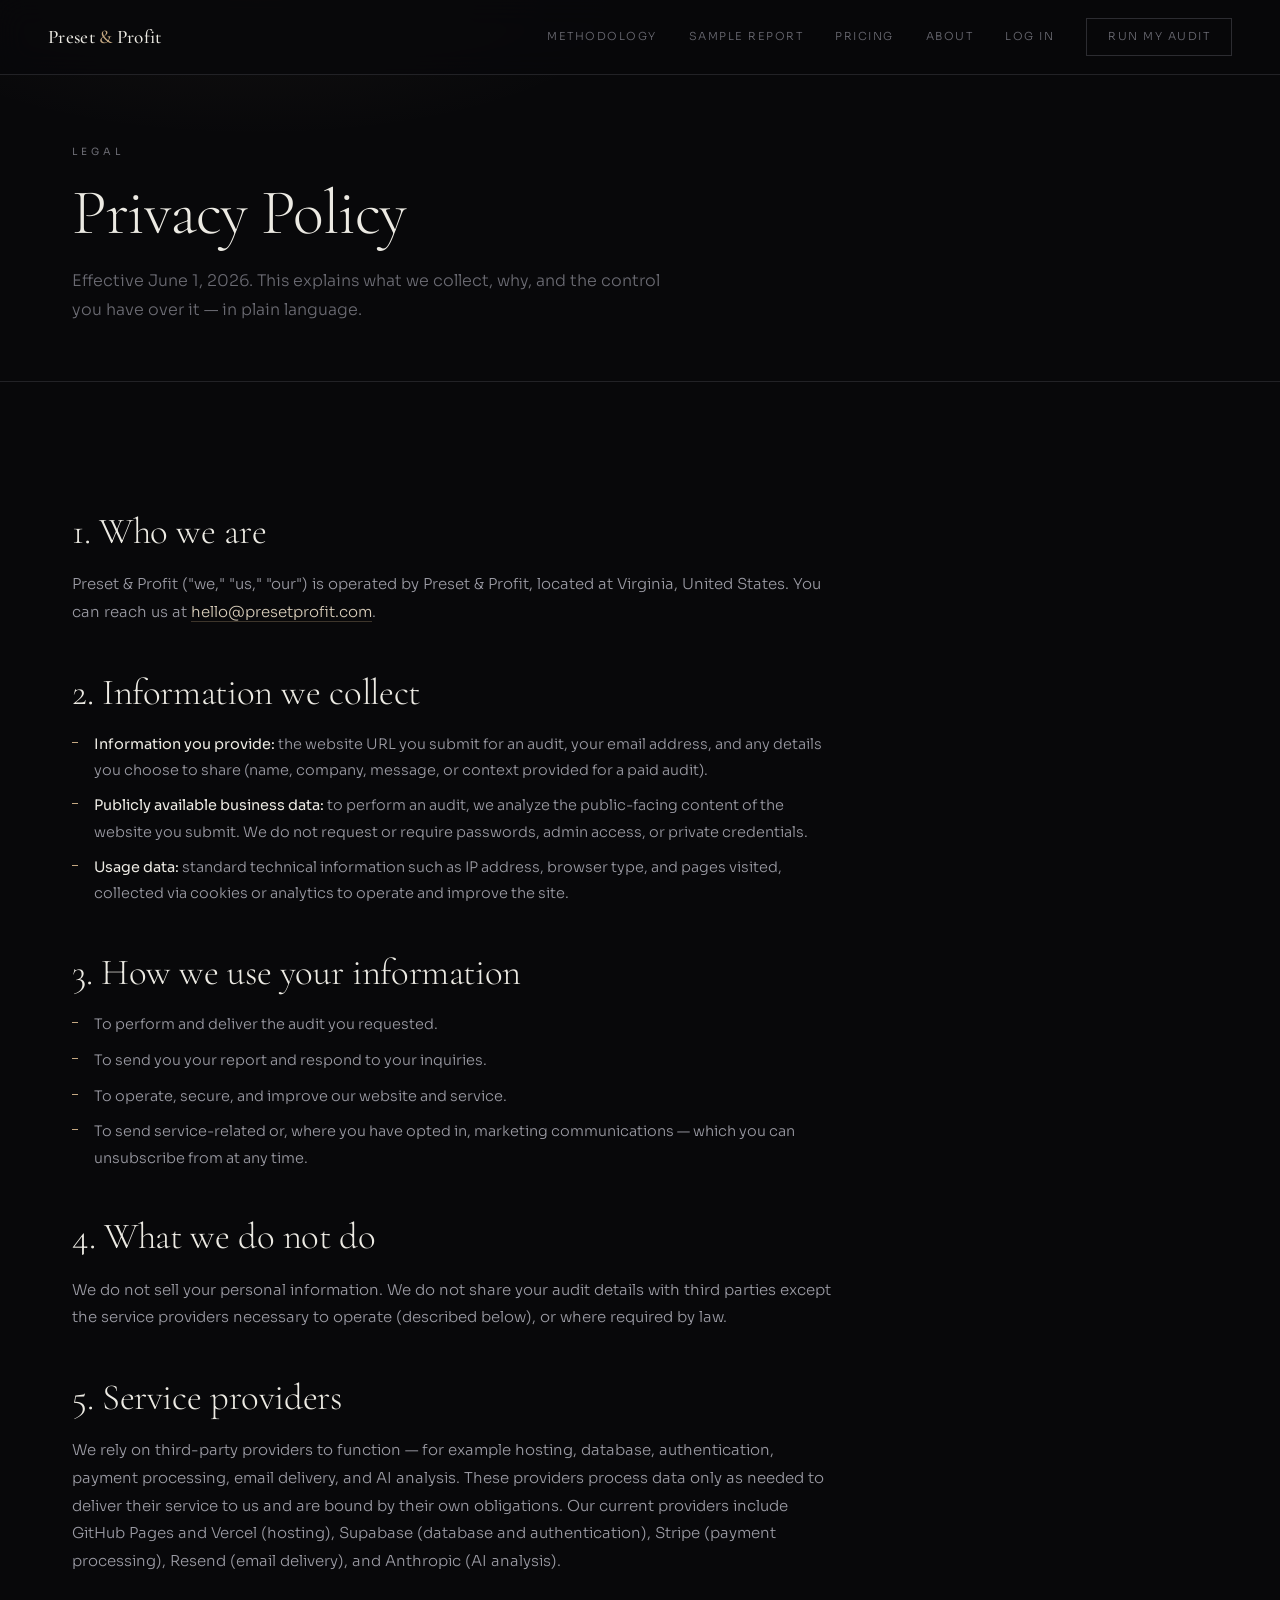
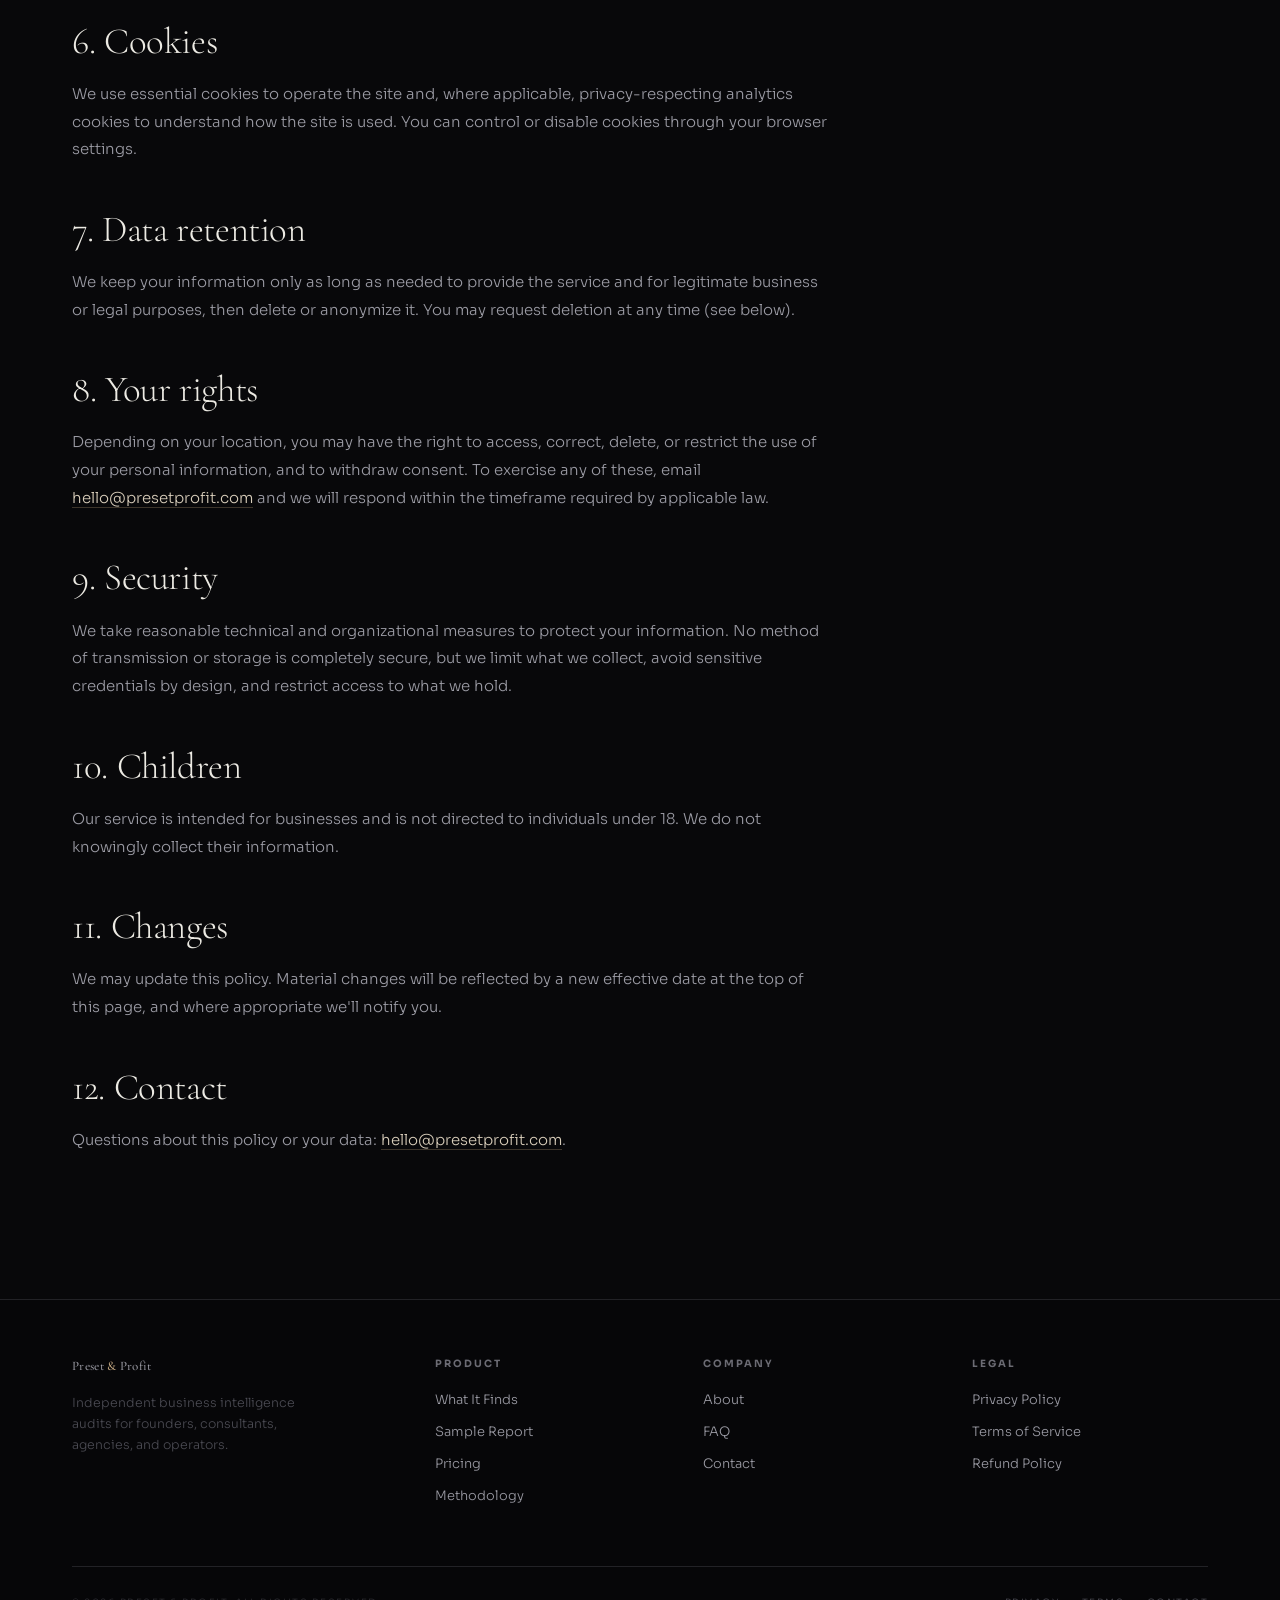
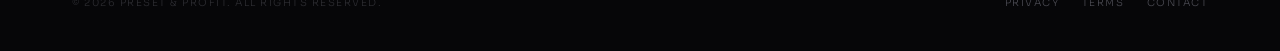
<file: privacy.html>
<!DOCTYPE html>
<html lang="en">
<head>
<meta charset="UTF-8" />
<meta name="viewport" content="width=device-width, initial-scale=1.0" />
<title>Privacy Policy — Preset &amp; Profit</title>
<meta name="description" content="How Preset & Profit collects, uses, and protects your information." />
<meta name="robots" content="noindex" />
<link rel="icon" href="assets/favicon.svg" type="image/svg+xml" />
<link rel="preconnect" href="https://fonts.googleapis.com" /><link rel="preconnect" href="https://fonts.gstatic.com" crossorigin />
<link href="https://fonts.googleapis.com/css2?family=Cormorant+Garamond:ital,wght@0,300;0,400;0,500;0,600;1,300;1,400&family=Sora:wght@200;300;400;500;600&display=swap" rel="stylesheet" />
<link rel="stylesheet" href="assets/site.css" />
</head>
<body>

<nav id="nav" class="solid">
  <a href="index.html" class="brand">Preset <b>&amp;</b> Profit</a>
  <button class="nav-toggle" aria-label="Menu" onclick="document.getElementById('navlinks').classList.toggle('open')">☰</button>
  <div class="nav-links" id="navlinks">
    <a href="methodology.html">Methodology</a>
    <a href="sample-report.html">Sample Report</a>
    <a href="index.html#pricing">Pricing</a>
    <a href="about.html">About</a>
    <a href="https://app.presetprofit.com/login">Log in</a>
    <a href="https://app.presetprofit.com/audit" class="nav-cta">Run My Audit</a>
  </div>
</nav>

<header class="page-hero">
  <div class="wrap">
    <span class="eyebrow">Legal</span>
    <h1>Privacy Policy</h1>
    <p class="lead">Effective June 1, 2026. This explains what we collect, why, and the control you have over it — in plain language.</p>
  </div>
</header>

<main class="section-pad">
  <div class="wrap">
    <div class="prose reveal">

      <h2>1. Who we are</h2>
      <p>Preset &amp; Profit ("we," "us," "our") is operated by Preset &amp; Profit, located at Virginia, United States. You can reach us at <a class="link" href="mailto:hello@presetprofit.com">hello@presetprofit.com</a>.</p>

      <h2>2. Information we collect</h2>
      <ul>
        <li><strong>Information you provide:</strong> the website URL you submit for an audit, your email address, and any details you choose to share (name, company, message, or context provided for a paid audit).</li>
        <li><strong>Publicly available business data:</strong> to perform an audit, we analyze the public-facing content of the website you submit. We do not request or require passwords, admin access, or private credentials.</li>
        <li><strong>Usage data:</strong> standard technical information such as IP address, browser type, and pages visited, collected via cookies or analytics to operate and improve the site.</li>
      </ul>

      <h2>3. How we use your information</h2>
      <ul>
        <li>To perform and deliver the audit you requested.</li>
        <li>To send you your report and respond to your inquiries.</li>
        <li>To operate, secure, and improve our website and service.</li>
        <li>To send service-related or, where you have opted in, marketing communications — which you can unsubscribe from at any time.</li>
      </ul>

      <h2>4. What we do not do</h2>
      <p>We do not sell your personal information. We do not share your audit details with third parties except the service providers necessary to operate (described below), or where required by law.</p>

      <h2>5. Service providers</h2>
      <p>We rely on third-party providers to function — for example hosting, database, authentication, payment processing, email delivery, and AI analysis. These providers process data only as needed to deliver their service to us and are bound by their own obligations. Our current providers include GitHub Pages and Vercel (hosting), Supabase (database and authentication), Stripe (payment processing), Resend (email delivery), and Anthropic (AI analysis).</p>

      <h2>6. Cookies</h2>
      <p>We use essential cookies to operate the site and, where applicable, privacy-respecting analytics cookies to understand how the site is used. You can control or disable cookies through your browser settings.</p>

      <h2>7. Data retention</h2>
      <p>We keep your information only as long as needed to provide the service and for legitimate business or legal purposes, then delete or anonymize it. You may request deletion at any time (see below).</p>

      <h2>8. Your rights</h2>
      <p>Depending on your location, you may have the right to access, correct, delete, or restrict the use of your personal information, and to withdraw consent. To exercise any of these, email <a class="link" href="mailto:hello@presetprofit.com">hello@presetprofit.com</a> and we will respond within the timeframe required by applicable law.</p>

      <h2>9. Security</h2>
      <p>We take reasonable technical and organizational measures to protect your information. No method of transmission or storage is completely secure, but we limit what we collect, avoid sensitive credentials by design, and restrict access to what we hold.</p>

      <h2>10. Children</h2>
      <p>Our service is intended for businesses and is not directed to individuals under 18. We do not knowingly collect their information.</p>

      <h2>11. Changes</h2>
      <p>We may update this policy. Material changes will be reflected by a new effective date at the top of this page, and where appropriate we'll notify you.</p>

      <h2>12. Contact</h2>
      <p>Questions about this policy or your data: <a class="link" href="mailto:hello@presetprofit.com">hello@presetprofit.com</a>.</p>

    </div>
  </div>
</main>

<footer>
  <div class="wrap">
    <div class="foot-top">
      <div class="foot-col">
        <a href="index.html" class="brand">Preset <b>&amp;</b> Profit</a>
        <p>Independent business intelligence audits for founders, consultants, agencies, and operators.</p>
      </div>
      <div class="foot-col"><h5>Product</h5>
        <a href="index.html#features">What It Finds</a><a href="sample-report.html">Sample Report</a><a href="index.html#pricing">Pricing</a><a href="methodology.html">Methodology</a>
      </div>
      <div class="foot-col"><h5>Company</h5>
        <a href="about.html">About</a><a href="faq.html">FAQ</a><a href="contact.html">Contact</a>
      </div>
      <div class="foot-col"><h5>Legal</h5>
        <a href="privacy.html">Privacy Policy</a><a href="terms.html">Terms of Service</a>
        <a href="refund.html">Refund Policy</a>
      </div>
    </div>
    <div class="foot-bottom">
      <div class="foot-legal">© 2026 Preset &amp; Profit. All rights reserved.</div>
      <div class="links"><a href="privacy.html">Privacy</a><a href="terms.html">Terms</a><a href="contact.html">Contact</a></div>
    </div>
  </div>
</footer>

<script src="assets/site.js"></script>
</body>
</html>
</file>
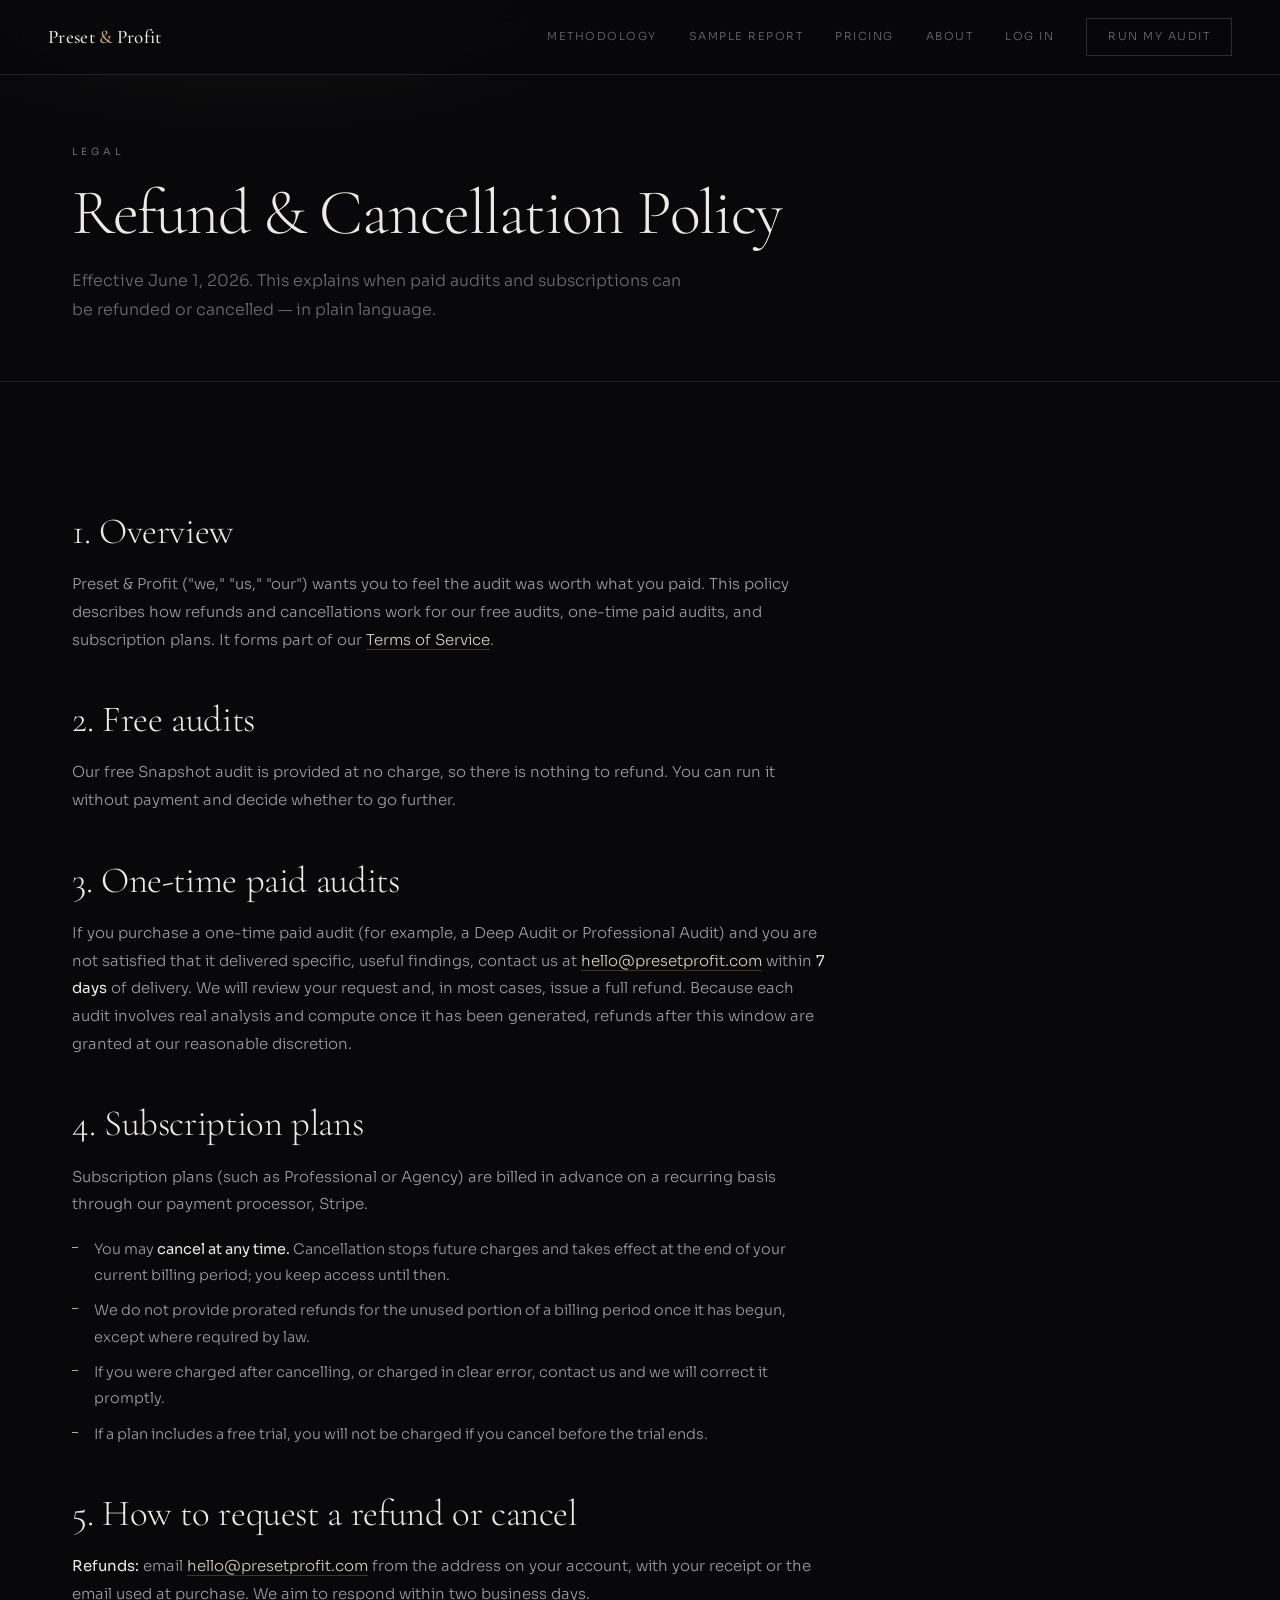
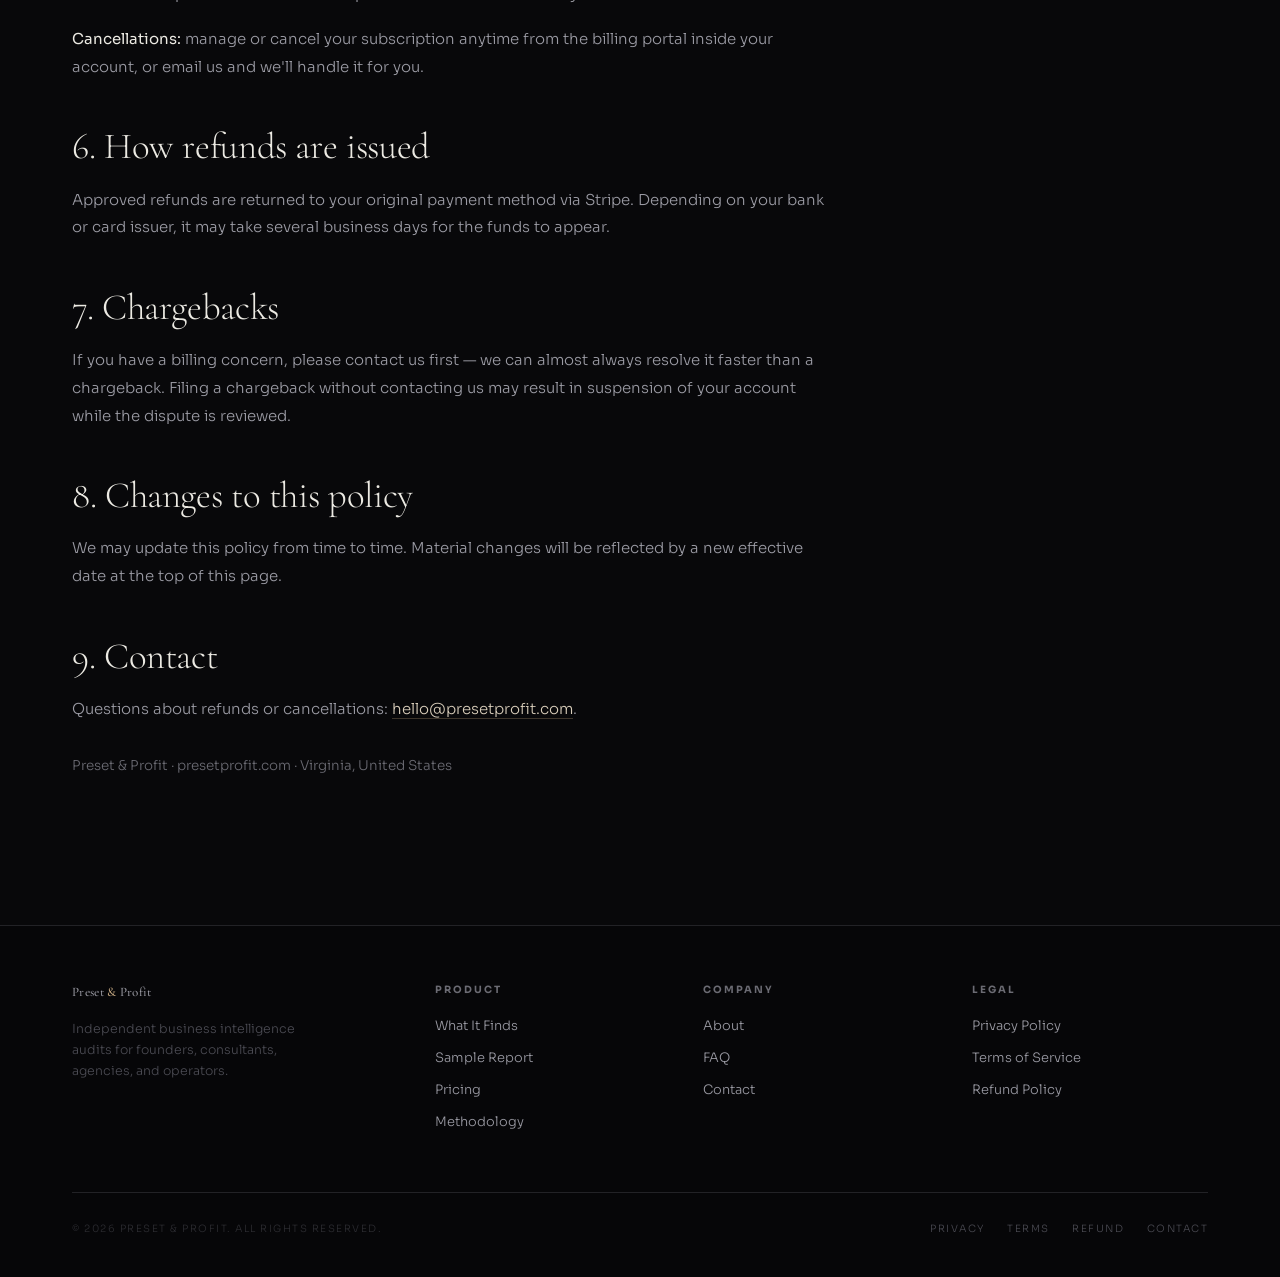
<file: refund.html>
<!DOCTYPE html>
<html lang="en">
<head>
<meta charset="UTF-8" />
<meta name="viewport" content="width=device-width, initial-scale=1.0" />
<title>Refund &amp; Cancellation Policy — Preset &amp; Profit</title>
<meta name="description" content="Preset & Profit refund and cancellation policy for paid audits and subscription plans." />
<meta name="robots" content="noindex" />
<link rel="icon" href="assets/favicon.svg" type="image/svg+xml" />
<link rel="preconnect" href="https://fonts.googleapis.com" /><link rel="preconnect" href="https://fonts.gstatic.com" crossorigin />
<link href="https://fonts.googleapis.com/css2?family=Cormorant+Garamond:ital,wght@0,300;0,400;0,500;0,600;1,300;1,400&family=Sora:wght@200;300;400;500;600&display=swap" rel="stylesheet" />
<link rel="stylesheet" href="assets/site.css" />
</head>
<body>

<nav id="nav" class="solid">
  <a href="index.html" class="brand">Preset <b>&amp;</b> Profit</a>
  <button class="nav-toggle" aria-label="Menu" onclick="document.getElementById('navlinks').classList.toggle('open')">☰</button>
  <div class="nav-links" id="navlinks">
    <a href="methodology.html">Methodology</a>
    <a href="sample-report.html">Sample Report</a>
    <a href="index.html#pricing">Pricing</a>
    <a href="about.html">About</a>
    <a href="https://app.presetprofit.com/login">Log in</a>
    <a href="https://app.presetprofit.com/audit" class="nav-cta">Run My Audit</a>
  </div>
</nav>

<header class="page-hero">
  <div class="wrap">
    <span class="eyebrow">Legal</span>
    <h1>Refund &amp; Cancellation Policy</h1>
    <p class="lead">Effective June 1, 2026. This explains when paid audits and subscriptions can be refunded or cancelled — in plain language.</p>
  </div>
</header>

<main class="section-pad">
  <div class="wrap">
    <div class="prose reveal">

      <h2>1. Overview</h2>
      <p>Preset &amp; Profit ("we," "us," "our") wants you to feel the audit was worth what you paid. This policy describes how refunds and cancellations work for our free audits, one-time paid audits, and subscription plans. It forms part of our <a class="link" href="terms.html">Terms of Service</a>.</p>

      <h2>2. Free audits</h2>
      <p>Our free Snapshot audit is provided at no charge, so there is nothing to refund. You can run it without payment and decide whether to go further.</p>

      <h2>3. One-time paid audits</h2>
      <p>If you purchase a one-time paid audit (for example, a Deep Audit or Professional Audit) and you are not satisfied that it delivered specific, useful findings, contact us at <a class="link" href="mailto:hello@presetprofit.com">hello@presetprofit.com</a> within <strong>7 days</strong> of delivery. We will review your request and, in most cases, issue a full refund. Because each audit involves real analysis and compute once it has been generated, refunds after this window are granted at our reasonable discretion.</p>

      <h2>4. Subscription plans</h2>
      <p>Subscription plans (such as Professional or Agency) are billed in advance on a recurring basis through our payment processor, Stripe.</p>
      <ul>
        <li>You may <strong>cancel at any time.</strong> Cancellation stops future charges and takes effect at the end of your current billing period; you keep access until then.</li>
        <li>We do not provide prorated refunds for the unused portion of a billing period once it has begun, except where required by law.</li>
        <li>If you were charged after cancelling, or charged in clear error, contact us and we will correct it promptly.</li>
        <li>If a plan includes a free trial, you will not be charged if you cancel before the trial ends.</li>
      </ul>

      <h2>5. How to request a refund or cancel</h2>
      <p><strong>Refunds:</strong> email <a class="link" href="mailto:hello@presetprofit.com">hello@presetprofit.com</a> from the address on your account, with your receipt or the email used at purchase. We aim to respond within two business days.</p>
      <p><strong>Cancellations:</strong> manage or cancel your subscription anytime from the billing portal inside your account, or email us and we'll handle it for you.</p>

      <h2>6. How refunds are issued</h2>
      <p>Approved refunds are returned to your original payment method via Stripe. Depending on your bank or card issuer, it may take several business days for the funds to appear.</p>

      <h2>7. Chargebacks</h2>
      <p>If you have a billing concern, please contact us first — we can almost always resolve it faster than a chargeback. Filing a chargeback without contacting us may result in suspension of your account while the dispute is reviewed.</p>

      <h2>8. Changes to this policy</h2>
      <p>We may update this policy from time to time. Material changes will be reflected by a new effective date at the top of this page.</p>

      <h2>9. Contact</h2>
      <p>Questions about refunds or cancellations: <a class="link" href="mailto:hello@presetprofit.com">hello@presetprofit.com</a>.</p>

      <p class="muted" style="margin-top:2rem">Preset &amp; Profit · presetprofit.com · Virginia, United States</p>

    </div>
  </div>
</main>

<footer>
  <div class="wrap">
    <div class="foot-top">
      <div class="foot-col">
        <a href="index.html" class="brand">Preset <b>&amp;</b> Profit</a>
        <p>Independent business intelligence audits for founders, consultants, agencies, and operators.</p>
      </div>
      <div class="foot-col"><h5>Product</h5>
        <a href="index.html#features">What It Finds</a><a href="sample-report.html">Sample Report</a><a href="index.html#pricing">Pricing</a><a href="methodology.html">Methodology</a>
      </div>
      <div class="foot-col"><h5>Company</h5>
        <a href="about.html">About</a><a href="faq.html">FAQ</a><a href="contact.html">Contact</a>
      </div>
      <div class="foot-col"><h5>Legal</h5>
        <a href="privacy.html">Privacy Policy</a><a href="terms.html">Terms of Service</a>
        <a href="refund.html">Refund Policy</a>
      </div>
    </div>
    <div class="foot-bottom">
      <div class="foot-legal">© 2026 Preset &amp; Profit. All rights reserved.</div>
      <div class="links"><a href="privacy.html">Privacy</a><a href="terms.html">Terms</a><a href="refund.html">Refund</a><a href="contact.html">Contact</a></div>
    </div>
  </div>
</footer>

<script src="assets/site.js"></script>
</body>
</html>
</file>
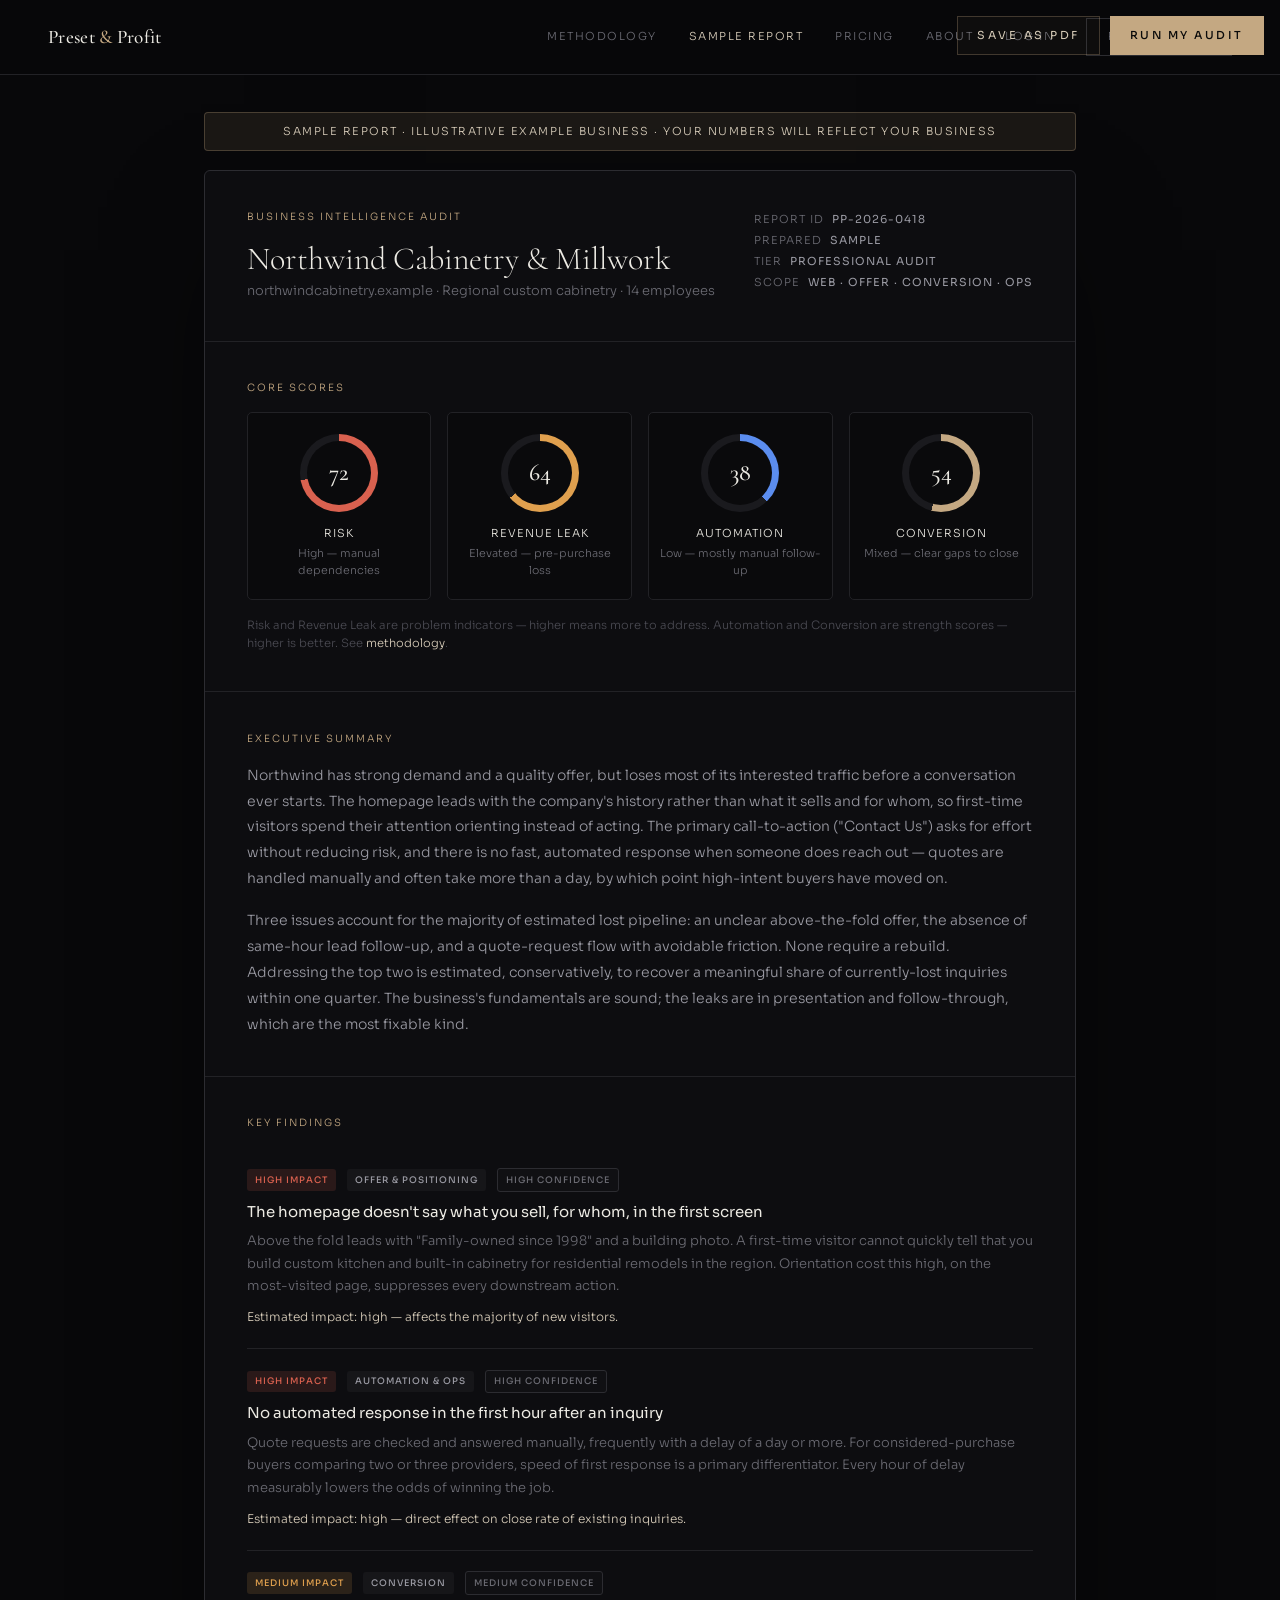
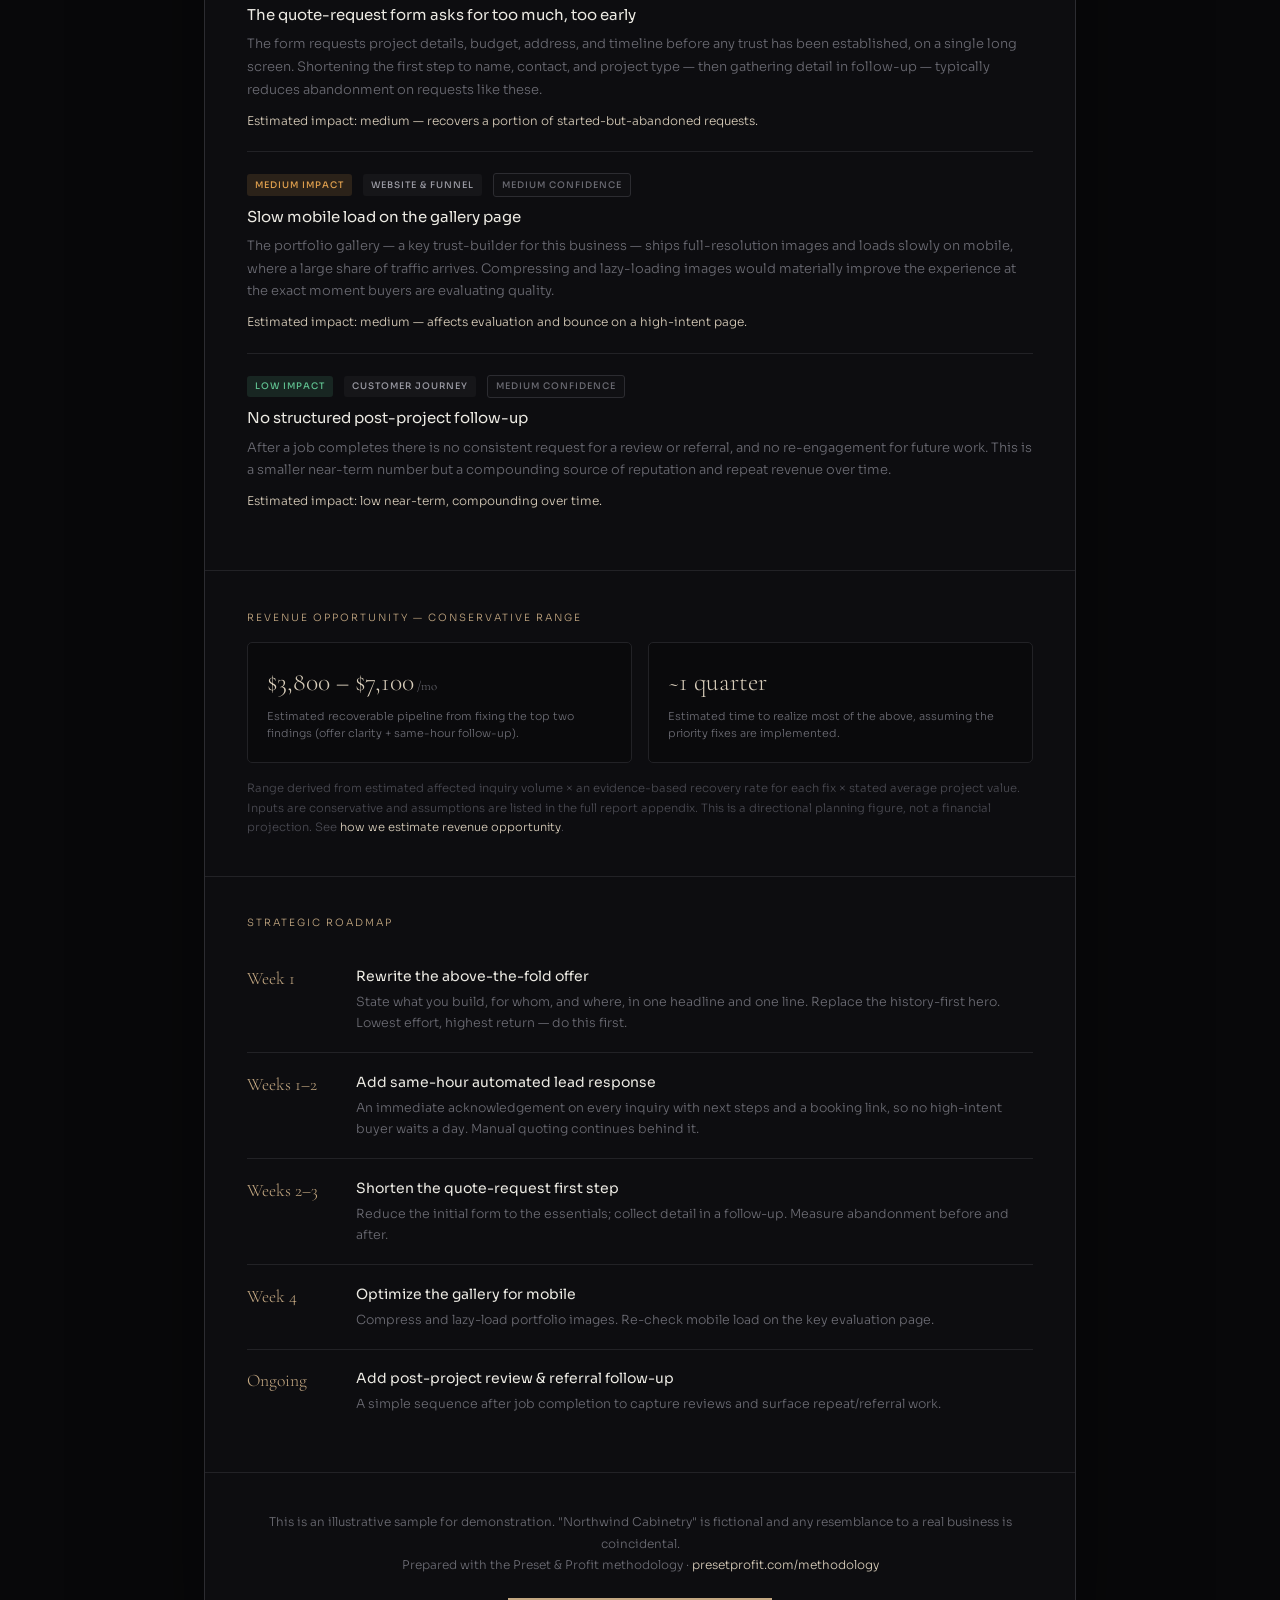
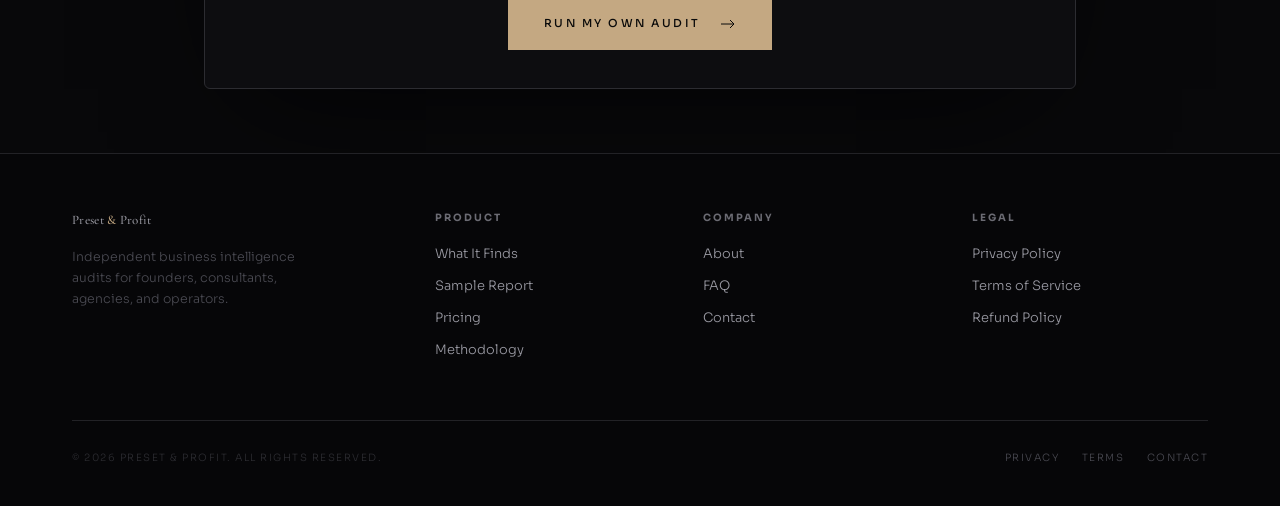
<file: sample-report.html>
<!DOCTYPE html>
<html lang="en">
<head>
<meta charset="UTF-8" />
<meta name="viewport" content="width=device-width, initial-scale=1.0" />
<title>Sample Audit Report — Preset &amp; Profit</title>
<meta name="description" content="A complete, realistic example of a Preset & Profit business intelligence audit — scores, findings, priority fixes, and a strategic roadmap. Print or save as PDF." />
<link rel="icon" href="assets/favicon.svg" type="image/svg+xml" />
<link rel="preconnect" href="https://fonts.googleapis.com" /><link rel="preconnect" href="https://fonts.gstatic.com" crossorigin />
<link href="https://fonts.googleapis.com/css2?family=Cormorant+Garamond:ital,wght@0,300;0,400;0,500;0,600;1,300;1,400&family=Sora:wght@200;300;400;500;600&display=swap" rel="stylesheet" />
<link rel="stylesheet" href="assets/site.css" />
<style>
  .doc-actions{position:fixed;top:1rem;right:1rem;z-index:120;display:flex;gap:.6rem}
  .doc{max-width:920px;margin:7rem auto 4rem;padding:0 1.5rem}
  .sheet{background:#0d0d10;border:1px solid var(--line2);border-radius:6px;overflow:hidden;box-shadow:0 40px 120px -40px rgba(0,0,0,.8)}
  .sheet-section{padding:2.4rem 2.6rem;border-bottom:1px solid var(--line)}
  .sample-banner{background:var(--gold-soft);border:1px solid var(--gold-line);color:var(--cream);font-size:11px;letter-spacing:1.5px;text-transform:uppercase;text-align:center;padding:.6rem;border-radius:4px;margin-bottom:1.2rem}
  .doc-head{display:flex;justify-content:space-between;align-items:flex-start;gap:2rem;flex-wrap:wrap}
  .doc-head .meta{font-size:11px;letter-spacing:1px;color:var(--chrome);line-height:1.9;text-transform:uppercase}
  .doc-head .meta b{color:var(--silver);font-weight:400}
  .doc-title{font-family:var(--serif);font-size:2rem;color:var(--warm-white);line-height:1.1;margin:.3rem 0}
  .doc-sub{font-size:13px;color:var(--chrome)}
  .lbl{font-size:10px;letter-spacing:2px;text-transform:uppercase;color:var(--gold);margin-bottom:1rem;display:block}
  .scores{display:grid;grid-template-columns:repeat(4,1fr);gap:1rem}
  .score{text-align:center;padding:1.3rem .6rem;background:#0a0a0c;border:1px solid var(--line);border-radius:5px}
  .gauge{--v:0;--c:var(--gold);width:78px;height:78px;border-radius:50%;margin:0 auto .8rem;display:grid;place-items:center;background:conic-gradient(var(--c) calc(var(--v)*1%),#1a1a1e 0);position:relative}
  .gauge::before{content:"";position:absolute;inset:7px;border-radius:50%;background:#0a0a0c}
  .gauge b{position:relative;font-family:var(--serif);font-size:1.5rem;color:var(--warm-white);font-weight:500}
  .score .nm{font-size:11px;letter-spacing:1px;color:var(--warm-white);text-transform:uppercase;margin-bottom:.2rem}
  .score .in{font-size:11px;color:var(--chrome);line-height:1.5}
  .summary p{font-size:14px;line-height:1.85;color:var(--silver);margin-bottom:1rem}
  .summary p:last-child{margin-bottom:0}
  .finding{padding:1.3rem 0;border-bottom:1px solid var(--line)}
  .finding:last-child{border-bottom:none}
  .finding .top{display:flex;align-items:center;gap:.7rem;margin-bottom:.5rem;flex-wrap:wrap}
  .tag{font-size:9px;letter-spacing:1px;padding:.22rem .5rem;border-radius:3px;text-transform:uppercase;font-weight:500}
  .tag.cat{background:#161619;color:var(--silver)}
  .tag.hi{background:rgba(217,97,79,.14);color:var(--red)}
  .tag.md{background:rgba(224,160,78,.14);color:var(--amber)}
  .tag.lo{background:rgba(95,191,143,.14);color:var(--green)}
  .tag.conf{background:#101013;color:var(--chrome);border:1px solid var(--line2)}
  .finding h4{font-size:15px;color:var(--warm-white);font-weight:400}
  .finding p{font-size:13px;line-height:1.75;color:var(--chrome);margin-top:.4rem}
  .finding .impact{font-size:12px;color:var(--cream);margin-top:.5rem}
  .road{display:flex;gap:1.2rem;padding:1.1rem 0;border-bottom:1px solid var(--line)}
  .road:last-child{border-bottom:none}
  .road .ph{font-family:var(--serif);font-size:1.1rem;color:var(--gold);white-space:nowrap;min-width:90px}
  .road .body h4{font-size:14px;color:var(--warm-white);font-weight:400;margin-bottom:.3rem}
  .road .body p{font-size:12.5px;color:var(--chrome);line-height:1.7}
  .opp{display:grid;grid-template-columns:1fr 1fr;gap:1rem}
  .opp .box{background:#0a0a0c;border:1px solid var(--line);border-radius:5px;padding:1.2rem}
  .opp .box .r{font-family:var(--serif);font-size:1.6rem;color:var(--cream)}
  .opp .box .c{font-size:11px;color:var(--chrome);margin-top:.3rem;line-height:1.6}
  @media print{
    nav,footer,.doc-actions{display:none!important}
    body{background:#fff;color:#111}
    .doc{margin:0;max-width:none;padding:0}
    .sheet{border:none;box-shadow:none;background:#fff}
    .sheet-section{border-color:#ddd;page-break-inside:avoid}
    .doc-title,.score .nm,.finding h4,.road .body h4,.gauge b{color:#111}
    .summary p,.finding p,.road .body p{color:#333}
    .score,.opp .box,.gauge::before{background:#f6f4ef}
  }
  @media(max-width:640px){.scores,.opp{grid-template-columns:repeat(2,1fr)}}
</style>
</head>
<body>

<nav id="nav" class="solid">
  <a href="index.html" class="brand">Preset <b>&amp;</b> Profit</a>
  <button class="nav-toggle" aria-label="Menu" onclick="document.getElementById('navlinks').classList.toggle('open')">☰</button>
  <div class="nav-links" id="navlinks">
    <a href="methodology.html">Methodology</a>
    <a href="sample-report.html" class="active">Sample Report</a>
    <a href="index.html#pricing">Pricing</a>
    <a href="about.html">About</a>
    <a href="https://app.presetprofit.com/login">Log in</a>
    <a href="https://app.presetprofit.com/audit" class="nav-cta">Run My Audit</a>
  </div>
</nav>

<div class="doc-actions">
  <button class="btn btn-ghost" onclick="window.print()" style="padding:.6rem 1.2rem">Save as PDF</button>
  <a class="btn btn-primary" href="https://app.presetprofit.com/audit" style="padding:.6rem 1.2rem">Run My Audit</a>
</div>

<main class="doc">
  <div class="sample-banner">Sample report · Illustrative example business · Your numbers will reflect your business</div>
  <div class="sheet reveal">

    <!-- Cover / meta -->
    <div class="sheet-section doc-head">
      <div>
        <span class="lbl">Business Intelligence Audit</span>
        <div class="doc-title">Northwind Cabinetry &amp; Millwork</div>
        <div class="doc-sub">northwindcabinetry.example · Regional custom cabinetry · 14 employees</div>
      </div>
      <div class="meta">
        Report ID&nbsp; <b>PP-2026-0418</b><br>
        Prepared&nbsp; <b>Sample</b><br>
        Tier&nbsp; <b>Professional Audit</b><br>
        Scope&nbsp; <b>Web · Offer · Conversion · Ops</b>
      </div>
    </div>

    <!-- Scores -->
    <div class="sheet-section">
      <span class="lbl">Core Scores</span>
      <div class="scores">
        <div class="score"><div class="gauge" style="--v:72;--c:var(--red)"><b>72</b></div><div class="nm">Risk</div><div class="in">High — manual dependencies</div></div>
        <div class="score"><div class="gauge" style="--v:64;--c:var(--amber)"><b>64</b></div><div class="nm">Revenue Leak</div><div class="in">Elevated — pre-purchase loss</div></div>
        <div class="score"><div class="gauge" style="--v:38;--c:var(--blue)"><b>38</b></div><div class="nm">Automation</div><div class="in">Low — mostly manual follow-up</div></div>
        <div class="score"><div class="gauge" style="--v:54;--c:var(--gold)"><b>54</b></div><div class="nm">Conversion</div><div class="in">Mixed — clear gaps to close</div></div>
      </div>
      <p style="font-size:11.5px;color:var(--mute);margin-top:1rem;line-height:1.6">Risk and Revenue Leak are problem indicators — higher means more to address. Automation and Conversion are strength scores — higher is better. See <a class="link" href="methodology.html" style="color:var(--cream)">methodology</a>.</p>
    </div>

    <!-- Executive summary -->
    <div class="sheet-section summary">
      <span class="lbl">Executive Summary</span>
      <p>Northwind has strong demand and a quality offer, but loses most of its interested traffic before a conversation ever starts. The homepage leads with the company's history rather than what it sells and for whom, so first-time visitors spend their attention orienting instead of acting. The primary call-to-action ("Contact Us") asks for effort without reducing risk, and there is no fast, automated response when someone does reach out — quotes are handled manually and often take more than a day, by which point high-intent buyers have moved on.</p>
      <p>Three issues account for the majority of estimated lost pipeline: an unclear above-the-fold offer, the absence of same-hour lead follow-up, and a quote-request flow with avoidable friction. None require a rebuild. Addressing the top two is estimated, conservatively, to recover a meaningful share of currently-lost inquiries within one quarter. The business's fundamentals are sound; the leaks are in presentation and follow-through, which are the most fixable kind.</p>
    </div>

    <!-- Findings -->
    <div class="sheet-section">
      <span class="lbl">Key Findings</span>

      <div class="finding">
        <div class="top"><span class="tag hi">High impact</span><span class="tag cat">Offer &amp; Positioning</span><span class="tag conf">High confidence</span></div>
        <h4>The homepage doesn't say what you sell, for whom, in the first screen</h4>
        <p>Above the fold leads with "Family-owned since 1998" and a building photo. A first-time visitor cannot quickly tell that you build custom kitchen and built-in cabinetry for residential remodels in the region. Orientation cost this high, on the most-visited page, suppresses every downstream action.</p>
        <p class="impact">Estimated impact: high — affects the majority of new visitors.</p>
      </div>

      <div class="finding">
        <div class="top"><span class="tag hi">High impact</span><span class="tag cat">Automation &amp; Ops</span><span class="tag conf">High confidence</span></div>
        <h4>No automated response in the first hour after an inquiry</h4>
        <p>Quote requests are checked and answered manually, frequently with a delay of a day or more. For considered-purchase buyers comparing two or three providers, speed of first response is a primary differentiator. Every hour of delay measurably lowers the odds of winning the job.</p>
        <p class="impact">Estimated impact: high — direct effect on close rate of existing inquiries.</p>
      </div>

      <div class="finding">
        <div class="top"><span class="tag md">Medium impact</span><span class="tag cat">Conversion</span><span class="tag conf">Medium confidence</span></div>
        <h4>The quote-request form asks for too much, too early</h4>
        <p>The form requests project details, budget, address, and timeline before any trust has been established, on a single long screen. Shortening the first step to name, contact, and project type — then gathering detail in follow-up — typically reduces abandonment on requests like these.</p>
        <p class="impact">Estimated impact: medium — recovers a portion of started-but-abandoned requests.</p>
      </div>

      <div class="finding">
        <div class="top"><span class="tag md">Medium impact</span><span class="tag cat">Website &amp; Funnel</span><span class="tag conf">Medium confidence</span></div>
        <h4>Slow mobile load on the gallery page</h4>
        <p>The portfolio gallery — a key trust-builder for this business — ships full-resolution images and loads slowly on mobile, where a large share of traffic arrives. Compressing and lazy-loading images would materially improve the experience at the exact moment buyers are evaluating quality.</p>
        <p class="impact">Estimated impact: medium — affects evaluation and bounce on a high-intent page.</p>
      </div>

      <div class="finding">
        <div class="top"><span class="tag lo">Low impact</span><span class="tag cat">Customer Journey</span><span class="tag conf">Medium confidence</span></div>
        <h4>No structured post-project follow-up</h4>
        <p>After a job completes there is no consistent request for a review or referral, and no re-engagement for future work. This is a smaller near-term number but a compounding source of reputation and repeat revenue over time.</p>
        <p class="impact">Estimated impact: low near-term, compounding over time.</p>
      </div>
    </div>

    <!-- Revenue opportunity -->
    <div class="sheet-section">
      <span class="lbl">Revenue Opportunity — Conservative Range</span>
      <div class="opp">
        <div class="box"><div class="r">$3,800 – $7,100<span style="font-size:.8rem;color:var(--chrome)"> /mo</span></div><div class="c">Estimated recoverable pipeline from fixing the top two findings (offer clarity + same-hour follow-up).</div></div>
        <div class="box"><div class="r">~1 quarter</div><div class="c">Estimated time to realize most of the above, assuming the priority fixes are implemented.</div></div>
      </div>
      <p style="font-size:11.5px;color:var(--mute);margin-top:1rem;line-height:1.7">Range derived from estimated affected inquiry volume × an evidence-based recovery rate for each fix × stated average project value. Inputs are conservative and assumptions are listed in the full report appendix. This is a directional planning figure, not a financial projection. See <a class="link" href="methodology.html" style="color:var(--cream)">how we estimate revenue opportunity</a>.</p>
    </div>

    <!-- Roadmap -->
    <div class="sheet-section">
      <span class="lbl">Strategic Roadmap</span>
      <div class="road"><div class="ph">Week 1</div><div class="body"><h4>Rewrite the above-the-fold offer</h4><p>State what you build, for whom, and where, in one headline and one line. Replace the history-first hero. Lowest effort, highest return — do this first.</p></div></div>
      <div class="road"><div class="ph">Weeks 1–2</div><div class="body"><h4>Add same-hour automated lead response</h4><p>An immediate acknowledgement on every inquiry with next steps and a booking link, so no high-intent buyer waits a day. Manual quoting continues behind it.</p></div></div>
      <div class="road"><div class="ph">Weeks 2–3</div><div class="body"><h4>Shorten the quote-request first step</h4><p>Reduce the initial form to the essentials; collect detail in a follow-up. Measure abandonment before and after.</p></div></div>
      <div class="road"><div class="ph">Week 4</div><div class="body"><h4>Optimize the gallery for mobile</h4><p>Compress and lazy-load portfolio images. Re-check mobile load on the key evaluation page.</p></div></div>
      <div class="road"><div class="ph">Ongoing</div><div class="body"><h4>Add post-project review &amp; referral follow-up</h4><p>A simple sequence after job completion to capture reviews and surface repeat/referral work.</p></div></div>
    </div>

    <!-- Footer of doc -->
    <div class="sheet-section" style="border-bottom:none;text-align:center">
      <p style="font-size:12px;color:var(--chrome);line-height:1.8">This is an illustrative sample for demonstration. "Northwind Cabinetry" is fictional and any resemblance to a real business is coincidental.<br>Prepared with the Preset &amp; Profit methodology · <a class="link" href="methodology.html" style="color:var(--cream)">presetprofit.com/methodology</a></p>
      <a href="https://app.presetprofit.com/audit" class="btn btn-primary" style="margin-top:1.4rem">Run my own audit &nbsp;
        <svg width="15" height="10" viewBox="0 0 15 10" fill="none"><path d="M0 5h13M9 1l4 4-4 4" stroke="currentColor" stroke-width="1"/></svg></a>
    </div>

  </div>
</main>

<footer>
  <div class="wrap">
    <div class="foot-top">
      <div class="foot-col">
        <a href="index.html" class="brand">Preset <b>&amp;</b> Profit</a>
        <p>Independent business intelligence audits for founders, consultants, agencies, and operators.</p>
      </div>
      <div class="foot-col"><h5>Product</h5>
        <a href="index.html#features">What It Finds</a><a href="sample-report.html">Sample Report</a><a href="index.html#pricing">Pricing</a><a href="methodology.html">Methodology</a>
      </div>
      <div class="foot-col"><h5>Company</h5>
        <a href="about.html">About</a><a href="faq.html">FAQ</a><a href="contact.html">Contact</a>
      </div>
      <div class="foot-col"><h5>Legal</h5>
        <a href="privacy.html">Privacy Policy</a><a href="terms.html">Terms of Service</a>
        <a href="refund.html">Refund Policy</a>
      </div>
    </div>
    <div class="foot-bottom">
      <div class="foot-legal">© 2026 Preset &amp; Profit. All rights reserved.</div>
      <div class="links"><a href="privacy.html">Privacy</a><a href="terms.html">Terms</a><a href="contact.html">Contact</a></div>
    </div>
  </div>
</footer>

<script src="assets/site.js"></script>
</body>
</html>
</file>
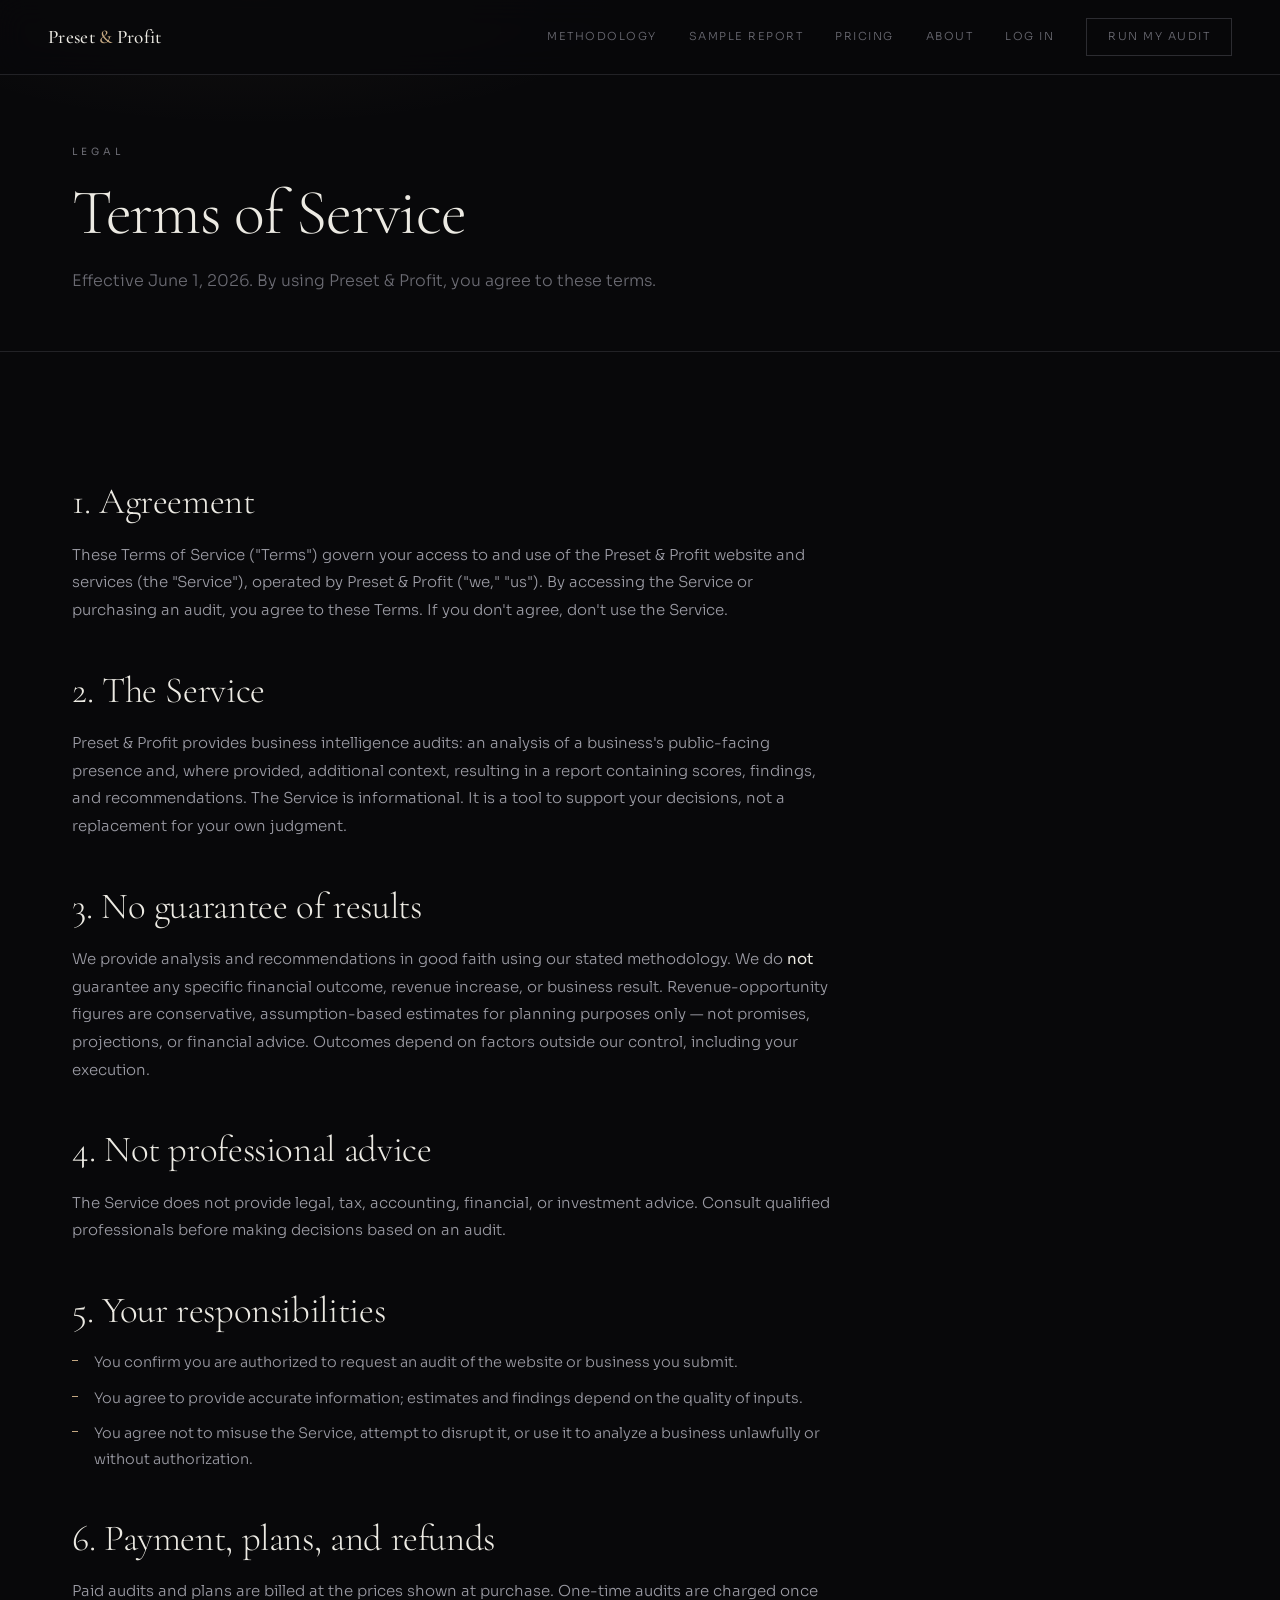
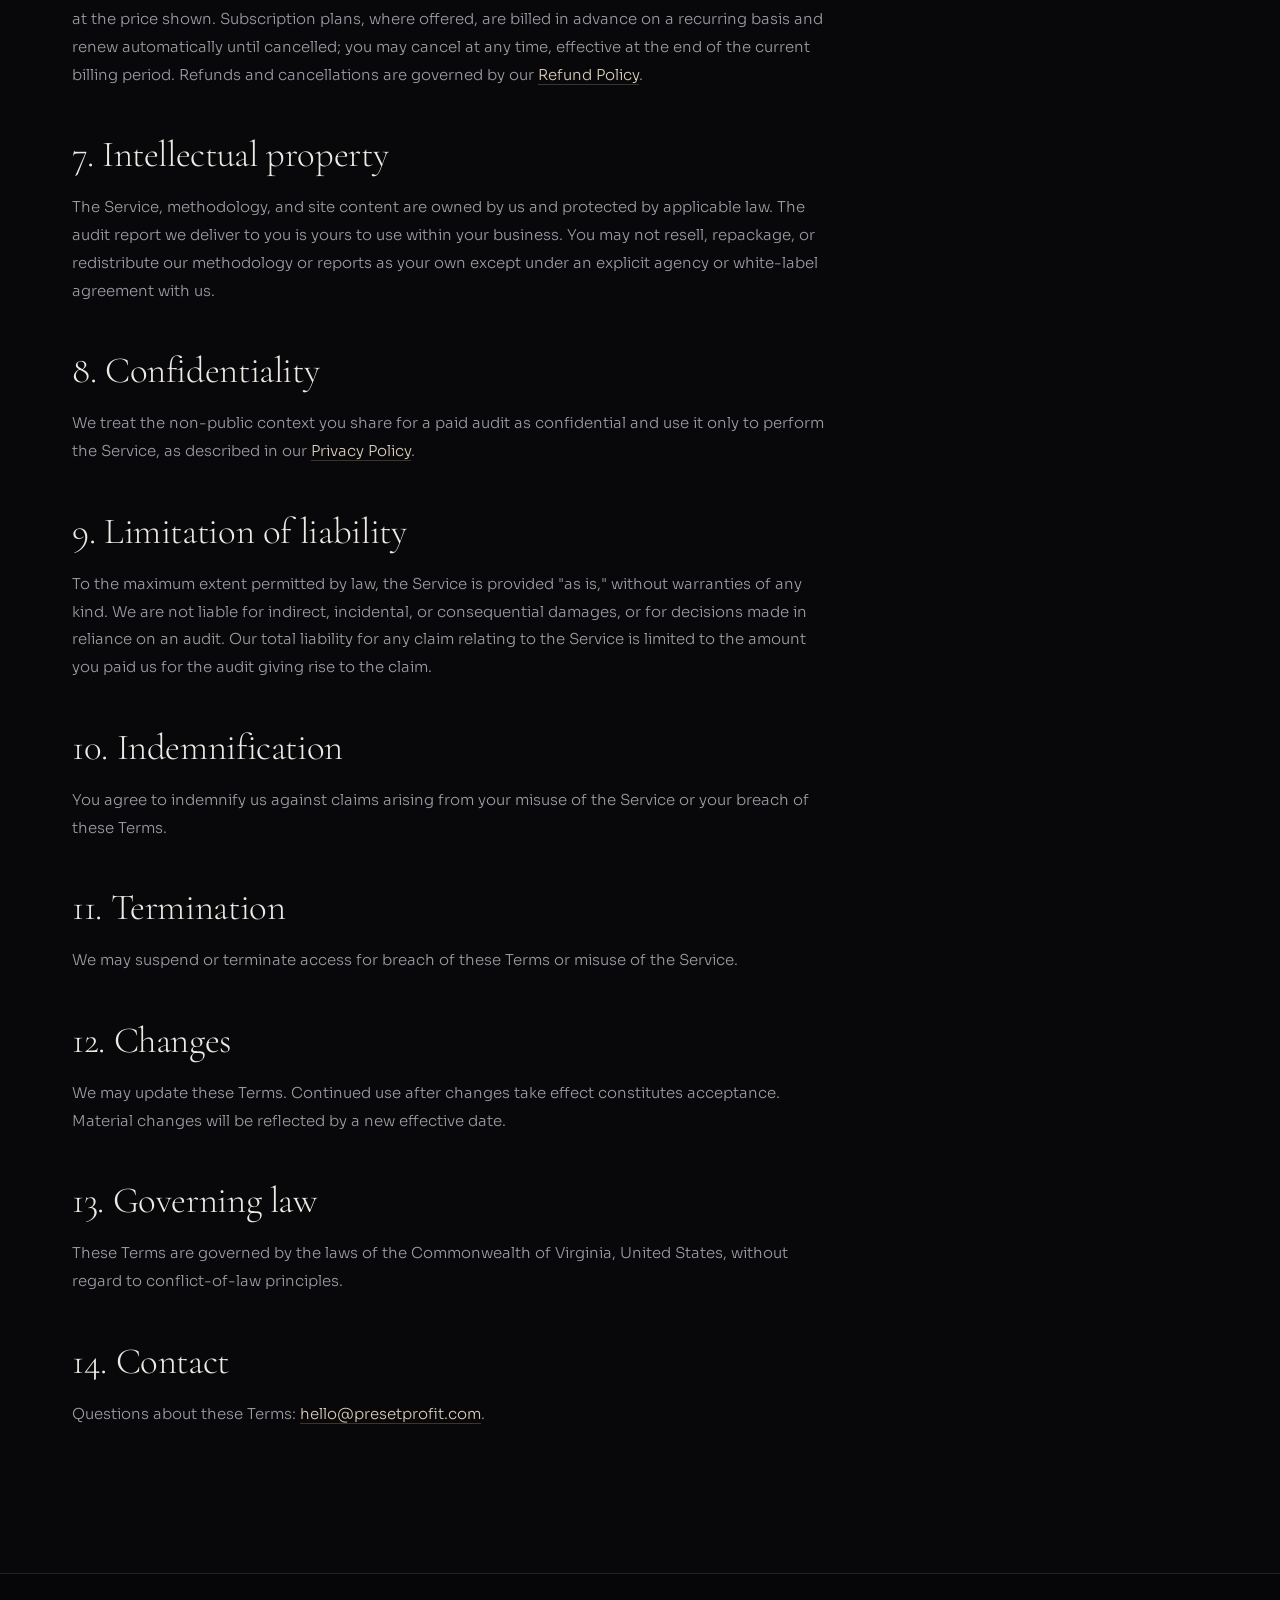
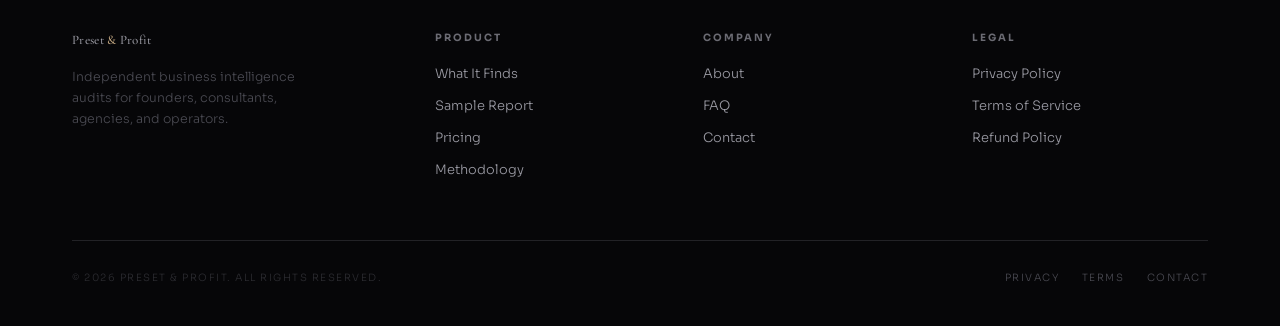
<file: terms.html>
<!DOCTYPE html>
<html lang="en">
<head>
<meta charset="UTF-8" />
<meta name="viewport" content="width=device-width, initial-scale=1.0" />
<title>Terms of Service — Preset &amp; Profit</title>
<meta name="description" content="The terms governing use of Preset & Profit and its audit reports." />
<meta name="robots" content="noindex" />
<link rel="icon" href="assets/favicon.svg" type="image/svg+xml" />
<link rel="preconnect" href="https://fonts.googleapis.com" /><link rel="preconnect" href="https://fonts.gstatic.com" crossorigin />
<link href="https://fonts.googleapis.com/css2?family=Cormorant+Garamond:ital,wght@0,300;0,400;0,500;0,600;1,300;1,400&family=Sora:wght@200;300;400;500;600&display=swap" rel="stylesheet" />
<link rel="stylesheet" href="assets/site.css" />
</head>
<body>

<nav id="nav" class="solid">
  <a href="index.html" class="brand">Preset <b>&amp;</b> Profit</a>
  <button class="nav-toggle" aria-label="Menu" onclick="document.getElementById('navlinks').classList.toggle('open')">☰</button>
  <div class="nav-links" id="navlinks">
    <a href="methodology.html">Methodology</a>
    <a href="sample-report.html">Sample Report</a>
    <a href="index.html#pricing">Pricing</a>
    <a href="about.html">About</a>
    <a href="https://app.presetprofit.com/login">Log in</a>
    <a href="https://app.presetprofit.com/audit" class="nav-cta">Run My Audit</a>
  </div>
</nav>

<header class="page-hero">
  <div class="wrap">
    <span class="eyebrow">Legal</span>
    <h1>Terms of Service</h1>
    <p class="lead">Effective June 1, 2026. By using Preset &amp; Profit, you agree to these terms.</p>
  </div>
</header>

<main class="section-pad">
  <div class="wrap">
    <div class="prose reveal">

      <h2>1. Agreement</h2>
      <p>These Terms of Service ("Terms") govern your access to and use of the Preset &amp; Profit website and services (the "Service"), operated by Preset &amp; Profit ("we," "us"). By accessing the Service or purchasing an audit, you agree to these Terms. If you don't agree, don't use the Service.</p>

      <h2>2. The Service</h2>
      <p>Preset &amp; Profit provides business intelligence audits: an analysis of a business's public-facing presence and, where provided, additional context, resulting in a report containing scores, findings, and recommendations. The Service is informational. It is a tool to support your decisions, not a replacement for your own judgment.</p>

      <h2>3. No guarantee of results</h2>
      <p>We provide analysis and recommendations in good faith using our stated methodology. We do <strong>not</strong> guarantee any specific financial outcome, revenue increase, or business result. Revenue-opportunity figures are conservative, assumption-based estimates for planning purposes only — not promises, projections, or financial advice. Outcomes depend on factors outside our control, including your execution.</p>

      <h2>4. Not professional advice</h2>
      <p>The Service does not provide legal, tax, accounting, financial, or investment advice. Consult qualified professionals before making decisions based on an audit.</p>

      <h2>5. Your responsibilities</h2>
      <ul>
        <li>You confirm you are authorized to request an audit of the website or business you submit.</li>
        <li>You agree to provide accurate information; estimates and findings depend on the quality of inputs.</li>
        <li>You agree not to misuse the Service, attempt to disrupt it, or use it to analyze a business unlawfully or without authorization.</li>
      </ul>

      <h2>6. Payment, plans, and refunds</h2>
      <p>Paid audits and plans are billed at the prices shown at purchase. One-time audits are charged once at the price shown. Subscription plans, where offered, are billed in advance on a recurring basis and renew automatically until cancelled; you may cancel at any time, effective at the end of the current billing period. Refunds and cancellations are governed by our <a class="link" href="refund.html">Refund Policy</a>.</p>

      <h2>7. Intellectual property</h2>
      <p>The Service, methodology, and site content are owned by us and protected by applicable law. The audit report we deliver to you is yours to use within your business. You may not resell, repackage, or redistribute our methodology or reports as your own except under an explicit agency or white-label agreement with us.</p>

      <h2>8. Confidentiality</h2>
      <p>We treat the non-public context you share for a paid audit as confidential and use it only to perform the Service, as described in our <a class="link" href="privacy.html">Privacy Policy</a>.</p>

      <h2>9. Limitation of liability</h2>
      <p>To the maximum extent permitted by law, the Service is provided "as is," without warranties of any kind. We are not liable for indirect, incidental, or consequential damages, or for decisions made in reliance on an audit. Our total liability for any claim relating to the Service is limited to the amount you paid us for the audit giving rise to the claim.</p>

      <h2>10. Indemnification</h2>
      <p>You agree to indemnify us against claims arising from your misuse of the Service or your breach of these Terms.</p>

      <h2>11. Termination</h2>
      <p>We may suspend or terminate access for breach of these Terms or misuse of the Service.</p>

      <h2>12. Changes</h2>
      <p>We may update these Terms. Continued use after changes take effect constitutes acceptance. Material changes will be reflected by a new effective date.</p>

      <h2>13. Governing law</h2>
      <p>These Terms are governed by the laws of the Commonwealth of Virginia, United States, without regard to conflict-of-law principles.</p>

      <h2>14. Contact</h2>
      <p>Questions about these Terms: <a class="link" href="mailto:hello@presetprofit.com">hello@presetprofit.com</a>.</p>

    </div>
  </div>
</main>

<footer>
  <div class="wrap">
    <div class="foot-top">
      <div class="foot-col">
        <a href="index.html" class="brand">Preset <b>&amp;</b> Profit</a>
        <p>Independent business intelligence audits for founders, consultants, agencies, and operators.</p>
      </div>
      <div class="foot-col"><h5>Product</h5>
        <a href="index.html#features">What It Finds</a><a href="sample-report.html">Sample Report</a><a href="index.html#pricing">Pricing</a><a href="methodology.html">Methodology</a>
      </div>
      <div class="foot-col"><h5>Company</h5>
        <a href="about.html">About</a><a href="faq.html">FAQ</a><a href="contact.html">Contact</a>
      </div>
      <div class="foot-col"><h5>Legal</h5>
        <a href="privacy.html">Privacy Policy</a><a href="terms.html">Terms of Service</a>
        <a href="refund.html">Refund Policy</a>
      </div>
    </div>
    <div class="foot-bottom">
      <div class="foot-legal">© 2026 Preset &amp; Profit. All rights reserved.</div>
      <div class="links"><a href="privacy.html">Privacy</a><a href="terms.html">Terms</a><a href="contact.html">Contact</a></div>
    </div>
  </div>
</footer>

<script src="assets/site.js"></script>
</body>
</html>
</file>
<file: assets/site.css>
/* ════════════════════════════════════════════════════════════════
   Preset & Profit — shared design system
   Same tokens as the homepage. Used by all sub-pages so the
   site reads as ONE company, not a landing page plus a few orphans.
   ════════════════════════════════════════════════════════════════ */
:root{
  --black:#08080a; --charcoal:#0c0c0e; --graphite:#141417; --graphite2:#1c1c20;
  --line:#222226; --line2:#2c2c31;
  --chrome:#6b6b73; --silver:#9a9aa3; --mute:#4a4a52;
  --warm-white:#ECEAE3; --cream:#D8CDBA;
  --gold:#C4A882; --gold-soft:rgba(196,168,130,.10); --gold-line:rgba(196,168,130,.28);
  --blue:#5B8DEF; --green:#5FBF8F; --amber:#E0A04E; --red:#D9614F;
  --serif:'Cormorant Garamond',Georgia,serif;
  --sans:'Sora',system-ui,-apple-system,sans-serif;
  --maxw:1200px; --prose:760px;
}
*,*::before,*::after{box-sizing:border-box;margin:0;padding:0}
html{scroll-behavior:smooth;-webkit-text-size-adjust:100%}
body{background:var(--black);color:var(--warm-white);font-family:var(--sans);font-weight:300;line-height:1.6;overflow-x:hidden;-webkit-font-smoothing:antialiased}
::selection{background:var(--gold);color:#000}
::-webkit-scrollbar{width:3px}::-webkit-scrollbar-track{background:#000}::-webkit-scrollbar-thumb{background:#2a2a2e}
a{color:inherit;text-decoration:none}
img{max-width:100%;display:block}

.wrap{max-width:var(--maxw);margin:0 auto;padding:0 2rem}
.eyebrow{font-size:10px;letter-spacing:4px;color:var(--chrome);text-transform:uppercase;font-weight:400}
.serif{font-family:var(--serif)}
em.cream{color:var(--cream);font-style:italic;font-weight:300}
h1,h2,h3{font-weight:300;letter-spacing:-.01em}
.h2{font-family:var(--serif);font-size:clamp(2rem,4.4vw,3.4rem);line-height:1.12;color:var(--warm-white)}
.lead{font-size:clamp(14px,1.6vw,16px);line-height:1.85;color:var(--chrome)}
.section-pad{padding:clamp(5rem,10vw,9rem) 0}

/* Reveal */
.reveal{opacity:0;transform:translateY(30px);transition:opacity .9s cubic-bezier(.16,1,.3,1),transform .9s cubic-bezier(.16,1,.3,1)}
.reveal.in{opacity:1;transform:none}
.d1{transition-delay:.08s}.d2{transition-delay:.16s}.d3{transition-delay:.24s}.d4{transition-delay:.32s}

/* Buttons */
.btn{display:inline-flex;align-items:center;gap:.7rem;font-family:var(--sans);font-size:11px;letter-spacing:2.5px;text-transform:uppercase;font-weight:400;cursor:pointer;transition:all .35s cubic-bezier(.16,1,.3,1);border:1px solid transparent}
.btn-primary{background:var(--gold);color:#0a0a0a;padding:1rem 2.2rem;font-weight:500}
.btn-primary:hover{background:#d4bb96;transform:translateY(-2px);box-shadow:0 12px 40px -12px rgba(196,168,130,.5)}
.btn-ghost{background:rgba(196,168,130,.04);border-color:var(--gold-line);color:var(--cream);padding:1rem 2.2rem}
.btn-ghost:hover{background:var(--gold-soft);border-color:var(--gold);transform:translateY(-2px)}
.btn svg{transition:transform .35s}.btn:hover svg{transform:translateX(4px)}

/* Nav (shared) */
nav{position:fixed;top:0;left:0;right:0;z-index:100;display:flex;justify-content:space-between;align-items:center;padding:1.15rem clamp(1.25rem,4vw,3rem);transition:all .5s cubic-bezier(.16,1,.3,1)}
nav.scrolled,nav.solid{background:rgba(8,8,10,.82);backdrop-filter:blur(14px);border-bottom:1px solid var(--line)}
.brand{font-family:var(--serif);font-size:1.2rem;letter-spacing:.3px;color:var(--warm-white);font-weight:500}
.brand b{color:var(--gold);font-weight:500}
.nav-links{display:flex;gap:2rem;align-items:center}
.nav-links a{font-size:11px;letter-spacing:1.5px;color:var(--chrome);text-transform:uppercase;transition:color .3s}
.nav-links a:hover{color:var(--warm-white)}
.nav-links a.active{color:var(--cream)}
.nav-cta{border:1px solid var(--line2);padding:.55rem 1.3rem;color:var(--cream);font-size:10px;letter-spacing:2px;text-transform:uppercase;transition:all .3s}
.nav-cta:hover{border-color:var(--gold);color:var(--gold)}
.nav-toggle{display:none;background:none;border:none;color:var(--warm-white);cursor:pointer;font-size:1.3rem}

/* Sub-page hero */
.page-hero{padding:9rem 0 3.5rem;border-bottom:1px solid var(--line);position:relative;overflow:hidden}
.page-hero::after{content:"";position:absolute;inset:0;background:radial-gradient(ellipse 50% 60% at 20% 0%,rgba(196,168,130,.05),transparent 60%);pointer-events:none}
.page-hero .eyebrow{display:block;margin-bottom:1.1rem}
.page-hero h1{font-family:var(--serif);font-size:clamp(2.4rem,5.5vw,4rem);line-height:1.08;letter-spacing:-.02em;max-width:780px}
.page-hero p{margin-top:1.2rem;max-width:620px}
.crumb{font-size:11px;letter-spacing:1.5px;color:var(--mute);text-transform:uppercase;margin-bottom:2rem}
.crumb a:hover{color:var(--silver)}

/* Prose (content pages) */
.prose{max-width:var(--prose)}
.prose h2{font-family:var(--serif);font-size:clamp(1.6rem,3.2vw,2.3rem);color:var(--warm-white);margin:2.8rem 0 1rem;line-height:1.2}
.prose h3{font-family:var(--serif);font-size:1.35rem;color:var(--cream);margin:2rem 0 .7rem;font-weight:400}
.prose h2:first-child,.prose h3:first-child{margin-top:0}
.prose p{font-size:15px;line-height:1.85;color:var(--silver);margin-bottom:1.1rem}
.prose p.muted{color:var(--chrome);font-size:13.5px}
.prose ul,.prose ol{margin:0 0 1.3rem 0;padding-left:0;list-style:none}
.prose li{font-size:14.5px;line-height:1.8;color:var(--silver);padding-left:1.4rem;position:relative;margin-bottom:.6rem}
.prose li::before{content:"";position:absolute;left:0;top:11px;width:6px;height:1px;background:var(--gold)}
.prose ol{counter-reset:n}
.prose ol li::before{content:counter(n);counter-increment:n;top:0;width:auto;height:auto;background:none;color:var(--gold);font-family:var(--serif);font-size:.95rem}
.prose ol li{padding-left:1.7rem}
.prose strong{color:var(--warm-white);font-weight:400}
.prose a.link{color:var(--cream);border-bottom:1px solid var(--gold-line)}
.prose a.link:hover{border-color:var(--gold)}
.fill{background:rgba(196,168,130,.08);border:1px dashed var(--gold-line);color:var(--cream);padding:.05rem .4rem;border-radius:2px;font-style:normal;font-size:.92em}
.callout{border-left:2px solid var(--gold);background:#0c0c0e;padding:1.1rem 1.4rem;margin:1.6rem 0;border-radius:0 3px 3px 0}
.callout p{margin:0;font-size:13.5px;color:var(--silver)}
.callout .t{font-size:10px;letter-spacing:2px;text-transform:uppercase;color:var(--gold);display:block;margin-bottom:.4rem}

/* Cards / grids */
.grid{display:grid;gap:1.25rem}
.g2{grid-template-columns:repeat(2,1fr)}.g3{grid-template-columns:repeat(3,1fr)}.g4{grid-template-columns:repeat(4,1fr)}
.card{background:linear-gradient(160deg,#0f0f12,#0b0b0d);border:1px solid var(--line);padding:1.9rem;transition:border-color .4s,transform .4s cubic-bezier(.16,1,.3,1)}
.card:hover{border-color:var(--line2);transform:translateY(-4px)}
.card .k{font-size:10px;letter-spacing:2.5px;color:var(--gold);text-transform:uppercase;margin-bottom:1rem}
.card h3{font-family:var(--serif);font-size:1.4rem;color:var(--warm-white);margin-bottom:.6rem;line-height:1.2;font-weight:400}
.card p{font-size:13.5px;color:var(--chrome);line-height:1.75}

.section-head{max-width:680px;margin-bottom:3rem}
.section-head .eyebrow{display:block;margin-bottom:1.1rem}
.section-head p{margin-top:1.2rem}

/* Contact / form */
.field{display:flex;flex-direction:column;gap:.4rem;margin-bottom:1rem}
.field label{font-size:10px;letter-spacing:1.5px;color:var(--chrome);text-transform:uppercase}
.field input,.field textarea,.field select{background:#0d0d10;border:1px solid var(--line2);color:var(--warm-white);font-family:var(--sans);font-size:14px;padding:.9rem 1rem;border-radius:3px;transition:border-color .3s;width:100%}
.field textarea{min-height:130px;resize:vertical}
.field input:focus,.field textarea:focus,.field select:focus{outline:none;border-color:var(--gold)}
.field input::placeholder,.field textarea::placeholder{color:var(--mute)}
.form-success{display:none;padding:1.4rem;border:1px solid var(--gold-line);background:var(--gold-soft);border-radius:4px;margin-top:1.2rem}
.form-success.show{display:block}
.form-success h4{font-family:var(--serif);font-size:1.3rem;color:var(--cream);margin-bottom:.4rem}
.form-success p{font-size:13px;color:var(--silver);line-height:1.7}

/* FAQ */
.faq-item{border-bottom:1px solid var(--line)}
.faq-q{width:100%;text-align:left;background:none;border:none;cursor:pointer;padding:1.4rem 0;display:flex;justify-content:space-between;align-items:center;gap:1.5rem;color:var(--warm-white);font-family:var(--sans);font-size:15px;font-weight:400}
.faq-q .pm{color:var(--gold);font-size:1.3rem;flex-shrink:0;transition:transform .3s;line-height:1}
.faq-q[aria-expanded="true"] .pm{transform:rotate(45deg)}
.faq-a{max-height:0;overflow:hidden;transition:max-height .4s ease}
.faq-a .inner{padding:0 0 1.5rem;font-size:14px;line-height:1.85;color:var(--silver);max-width:680px}

/* Footer (shared) */
footer{border-top:1px solid var(--line);padding:3.5rem 0 2.5rem;background:#060608}
.foot-top{display:grid;grid-template-columns:1.4fr 1fr 1fr 1fr;gap:2rem;margin-bottom:3rem}
.foot-col h5{font-size:10px;letter-spacing:2px;text-transform:uppercase;color:var(--chrome);margin-bottom:1.1rem}
.foot-col a{display:block;font-size:13px;color:var(--silver);margin-bottom:.7rem;transition:color .3s}
.foot-col a:hover{color:var(--warm-white)}
.foot-col .brand{margin-bottom:1rem}
.foot-col p{font-size:12.5px;color:var(--mute);line-height:1.7;max-width:240px}
.foot-bottom{display:flex;justify-content:space-between;align-items:center;gap:1.5rem;flex-wrap:wrap;border-top:1px solid var(--line);padding-top:1.8rem}
.foot-legal{font-size:10px;letter-spacing:1.5px;color:#2c2c31;text-transform:uppercase}
.foot-bottom .links{display:flex;gap:1.4rem;flex-wrap:wrap}
.foot-bottom .links a{font-size:10px;letter-spacing:1.5px;color:var(--mute);text-transform:uppercase;transition:color .3s}
.foot-bottom .links a:hover{color:var(--silver)}

@media(max-width:900px){
  .g4,.g3{grid-template-columns:repeat(2,1fr)}
  .foot-top{grid-template-columns:1fr 1fr}
  .nav-links{display:none}
  .nav-links.open{display:flex;position:absolute;top:100%;right:1rem;flex-direction:column;background:rgba(10,10,12,.97);backdrop-filter:blur(14px);border:1px solid var(--line);padding:1.4rem 1.8rem;gap:1.2rem;align-items:flex-start}
  .nav-toggle{display:block}
}
@media(max-width:560px){.g2,.g3,.g4{grid-template-columns:1fr}.foot-top{grid-template-columns:1fr}}
@media(prefers-reduced-motion:reduce){.reveal{opacity:1;transform:none;transition:none}*{animation:none!important}}
</file>
